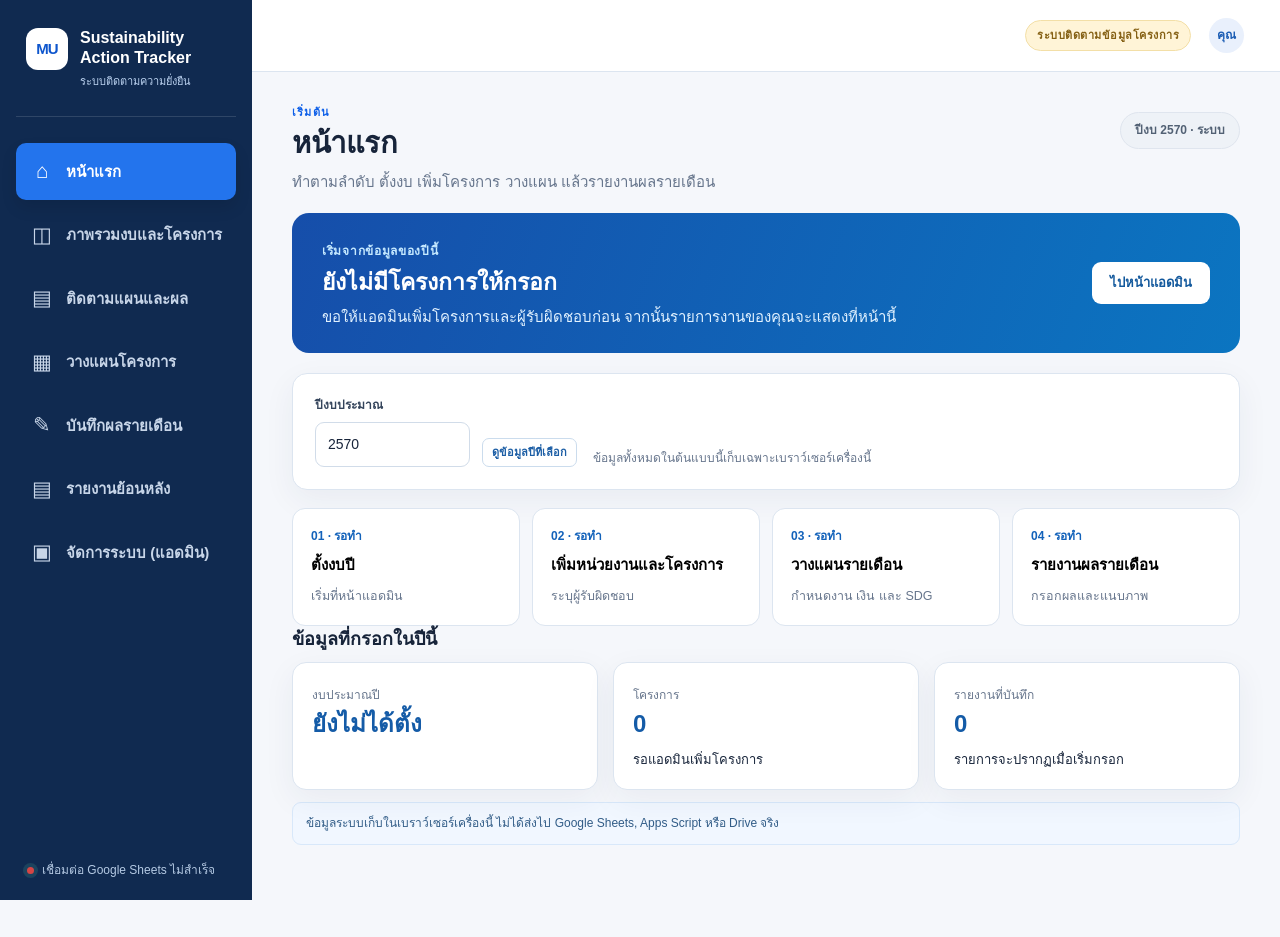
<file: index.html>
<!doctype html>
<html lang="th">
<head>
  <meta charset="utf-8">
  <meta name="viewport" content="width=device-width, initial-scale=1">
  <title>Mahidol Sustainability Action Tracker</title>
  <link rel="stylesheet" href="styles.css">
  <link rel="stylesheet" href="starter.css?v=monthly-report-layout-3">
</head>
<body>
  <div class="app-shell">
    <aside class="sidebar" aria-label="เมนูหลัก">
      <div class="brand"><span class="brand-mark">MU</span><div><strong>Sustainability<br>Action Tracker</strong><small>ระบบติดตามความยั่งยืน</small></div></div>
      <nav class="side-nav">
        <button class="nav-item active" data-page="home"><span class="nav-icon">⌂</span> หน้าแรก</button>
        <button class="nav-item" data-page="dashboard"><span class="nav-icon">◫</span> ภาพรวมงบและโครงการ</button>
        <button class="nav-item" data-page="review"><span class="nav-icon">▤</span> ติดตามแผนและผล</button>
        <button class="nav-item" data-page="plan"><span class="nav-icon">▦</span> วางแผนโครงการ</button>
        <button class="nav-item" data-page="report"><span class="nav-icon">✎</span> บันทึกผลรายเดือน</button>
        <button class="nav-item" data-page="archive"><span class="nav-icon">▤</span> รายงานย้อนหลัง</button>
        <button class="nav-item" data-page="admin"><span class="nav-icon">▣</span> จัดการระบบ (แอดมิน)</button>
      </nav>
      <div class="sidebar-foot" id="connection-status"><span class="pulse-dot"></span> กำลังเชื่อมต่อ Google Sheets…</div>
    </aside>
    <main class="main-area">
      <header class="topbar"><div class="mobile-brand">MU <span>Sustainability Action Tracker</span></div><div class="topbar-right"><span class="prototype-pill">ระบบติดตามข้อมูลโครงการ</span><span class="avatar" title="ผู้ใช้งาน">คุณ</span></div></header>
      <div id="toast" class="toast" role="status" aria-live="polite"></div>
      <div id="screen" class="starter-screen"></div>
    </main>
  </div>
  <script src="starter.js?v=production-live-20261105-1"></script>
</body>
</html>
</file>
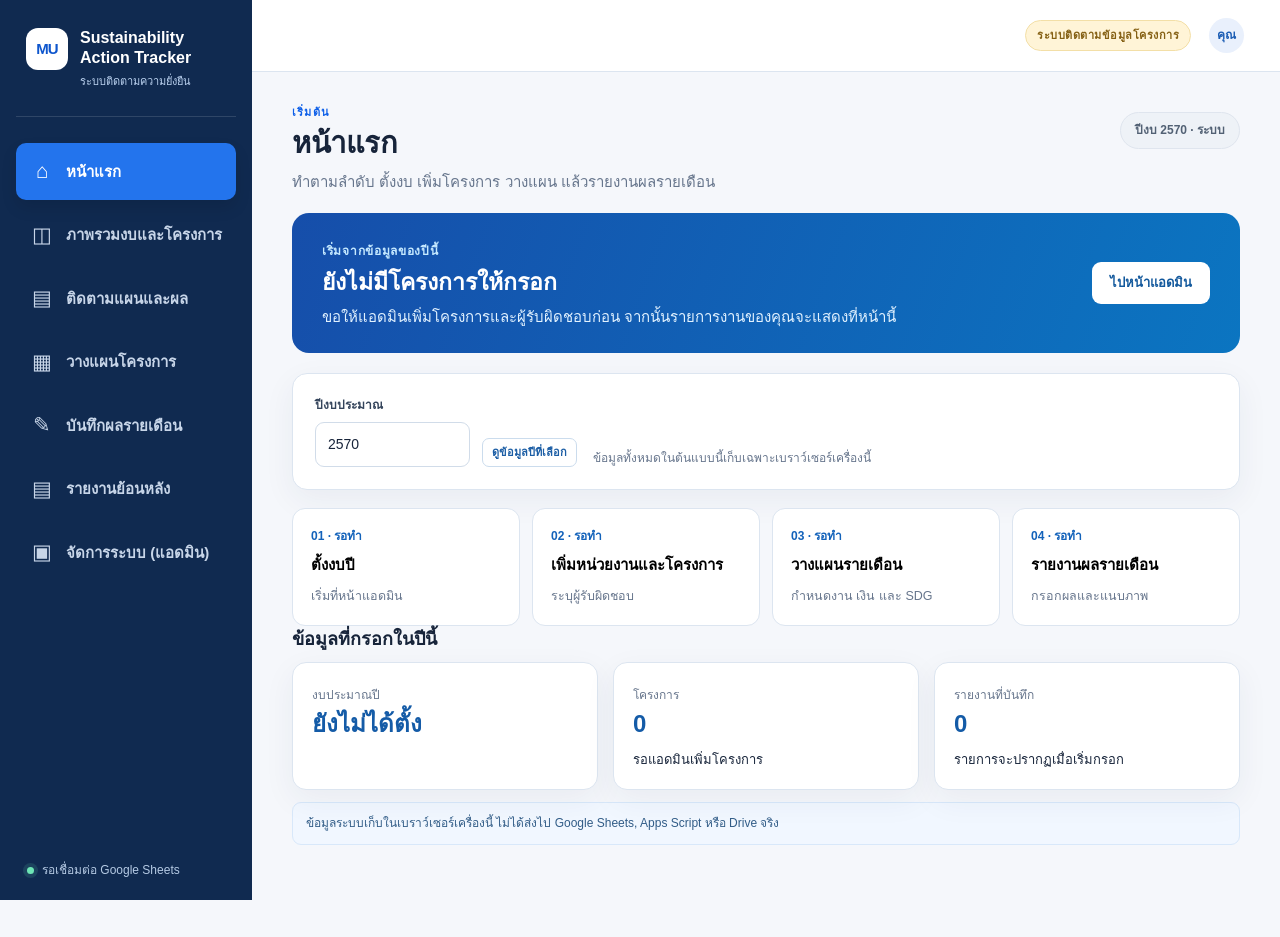
<file: web/index.html>
<!doctype html>
<html lang="th">
<head>
  <meta charset="utf-8">
  <meta name="viewport" content="width=device-width, initial-scale=1">
  <title>Mahidol Sustainability Action Tracker</title>
  <link rel="stylesheet" href="styles.css">
  <link rel="stylesheet" href="starter.css?v=monthly-report-layout-3">
</head>
<body>
  <div class="app-shell">
    <aside class="sidebar" aria-label="เมนูหลัก">
      <div class="brand"><span class="brand-mark">MU</span><div><strong>Sustainability<br>Action Tracker</strong><small>ระบบติดตามความยั่งยืน</small></div></div>
      <nav class="side-nav">
        <button class="nav-item active" data-page="home"><span class="nav-icon">⌂</span> หน้าแรก</button>
        <button class="nav-item" data-page="dashboard"><span class="nav-icon">◫</span> ภาพรวมงบและโครงการ</button>
        <button class="nav-item" data-page="review"><span class="nav-icon">▤</span> ติดตามแผนและผล</button>
        <button class="nav-item" data-page="plan"><span class="nav-icon">▦</span> วางแผนโครงการ</button>
        <button class="nav-item" data-page="report"><span class="nav-icon">✎</span> บันทึกผลรายเดือน</button>
        <button class="nav-item" data-page="archive"><span class="nav-icon">▤</span> รายงานย้อนหลัง</button>
        <button class="nav-item" data-page="admin"><span class="nav-icon">▣</span> จัดการระบบ (แอดมิน)</button>
      </nav>
      <div class="sidebar-foot"><span class="pulse-dot"></span> รอเชื่อมต่อ Google Sheets</div>
    </aside>
    <main class="main-area">
      <header class="topbar"><div class="mobile-brand">MU <span>Sustainability Action Tracker</span></div><div class="topbar-right"><span class="prototype-pill">ระบบติดตามข้อมูลโครงการ</span><span class="avatar" title="ผู้ใช้งาน">คุณ</span></div></header>
      <div id="toast" class="toast" role="status" aria-live="polite"></div>
      <div id="screen" class="starter-screen"></div>
    </main>
  </div>
  <script src="starter.js?v=production-empty-1"></script>
</body>
</html>
</file>
<file: styles.css>
:root{--blue:#0d5fe8;--blue-dark:#123b79;--blue-light:#edf5ff;--ink:#17243a;--muted:#66758c;--line:#dce5f0;--bg:#f5f7fb;--white:#fff;--green:#14805d;--amber:#a76600;--red:#c63f49;--shadow:0 10px 32px rgba(27,50,86,.06)}
*{box-sizing:border-box}html{scroll-behavior:smooth}body{margin:0;background:var(--bg);color:var(--ink);font-family:"Leelawadee UI","Sarabun",Tahoma,Arial,sans-serif;font-size:15px;line-height:1.55}button,input,select,textarea{font:inherit}button{cursor:pointer}button:disabled{cursor:not-allowed;opacity:.5}input,select,textarea{outline:none}input:focus,select:focus,textarea:focus{border-color:#6fa5ff!important;box-shadow:0 0 0 3px rgba(13,95,232,.12)}.app-shell{display:flex;min-height:100vh}.sidebar{width:252px;flex:0 0 252px;background:#102a50;color:#fff;padding:28px 16px 20px;display:flex;flex-direction:column;position:sticky;top:0;height:100vh}.brand{display:flex;gap:12px;align-items:flex-start;padding:0 10px 26px;border-bottom:1px solid rgba(255,255,255,.13)}.brand-mark{display:grid;place-items:center;width:42px;height:42px;border-radius:12px;background:#fff;color:#0e56cd;font-weight:800;letter-spacing:-1px}.brand strong{display:block;line-height:1.22;font-size:16px}.brand small{display:block;font-size:11px;color:#b9d0ee;margin-top:6px}.side-nav{display:grid;gap:7px;margin-top:26px}.nav-item{border:0;background:transparent;color:#c7d5e8;padding:12px 14px;text-align:left;border-radius:10px;font-weight:600;display:flex;align-items:center;gap:12px}.nav-item:hover{background:rgba(255,255,255,.08);color:#fff}.nav-item.active{background:#2374ed;color:#fff;box-shadow:0 8px 16px rgba(0,0,0,.1)}.nav-icon{width:24px;text-align:center;font-size:21px;font-weight:400}.sidebar-foot{margin-top:auto;color:#b5cae4;font-size:12px;padding:16px 11px 0;display:flex;align-items:center;gap:8px}.pulse-dot{width:7px;height:7px;border-radius:50%;background:#6de5b5;box-shadow:0 0 0 4px rgba(109,229,181,.13)}.main-area{flex:1;min-width:0}.topbar{height:72px;background:#fff;border-bottom:1px solid var(--line);display:flex;align-items:center;justify-content:flex-end;padding:0 36px}.topbar-right{display:flex;align-items:center;gap:18px}.prototype-pill{font-size:11px;font-weight:800;letter-spacing:.5px;color:#856014;background:#fff4d7;border:1px solid #f3dfa7;padding:6px 11px;border-radius:100px}.avatar{display:grid;place-items:center;width:35px;height:35px;border-radius:50%;background:#e9f0fc;color:#1b5db4;font-size:12px;font-weight:800}.mobile-brand{display:none}.view{display:none;max-width:1450px;margin:auto;padding:32px 40px 80px}.view.active{display:block}.page-head{display:flex;justify-content:space-between;align-items:flex-start;gap:20px;margin-bottom:24px}.eyebrow{margin:0 0 4px;text-transform:uppercase;letter-spacing:1.2px;color:var(--blue);font-size:11px;font-weight:800}.page-head h1{font-size:29px;line-height:1.3;margin:0 0 7px;letter-spacing:-.5px}.muted{color:var(--muted);margin:0}.deadline-chip,.status-pill,.readonly-pill{display:inline-flex;white-space:nowrap;align-items:center;border-radius:100px;padding:8px 14px;font-size:12px;font-weight:700;border:1px solid #d9e7ff;background:#edf5ff;color:#1f61b7;margin-top:8px}.status-pill.dirty{background:#fff5e6;border-color:#f1daa8;color:#926000}.status-pill.saved{background:#eaf8f1;border-color:#bfe7d0;color:var(--green)}.readonly-pill{background:#eef2f7;border-color:#dfe5ee;color:#526174}.hero-panel{border-radius:18px;background:linear-gradient(115deg,#164eaa,#0a71cb 62%,#0788bb);color:#fff;display:flex;align-items:center;justify-content:space-between;gap:20px;padding:29px 34px;min-height:154px;box-shadow:0 16px 30px rgba(17,87,167,.16)}.hero-panel h2{margin:7px 0;font-size:23px}.hero-panel p{margin:0;color:#d9edff}.kicker{font-size:12px;letter-spacing:.7px;font-weight:700;color:#c5e9ff}.hero-stat{background:rgba(255,255,255,.14);padding:14px 22px;border:1px solid rgba(255,255,255,.2);border-radius:14px;text-align:center;min-width:138px}.hero-stat strong{display:block;font-size:31px;line-height:1.2}.hero-stat span{font-size:11px;color:#e0f1ff}.section-title{font-size:19px;margin:32px 0 16px}.action-grid{display:grid;grid-template-columns:repeat(4,minmax(0,1fr));gap:14px}.action-card{text-align:left;border:1px solid var(--line);border-radius:15px;background:#fff;padding:20px;display:flex;flex-direction:column;min-height:192px;box-shadow:var(--shadow);transition:transform .18s,border-color .18s}.action-card:hover{transform:translateY(-3px);border-color:#88b4fa}.action-card.primary{border:2px solid #3981ed;padding:19px;background:linear-gradient(180deg,#f5faff,#fff)}.action-num{width:30px;height:30px;display:grid;place-items:center;border-radius:9px;background:#e8f0fc;color:var(--blue);font-size:12px;font-weight:800;margin-bottom:14px}.action-card strong{font-size:17px;margin-bottom:6px}.action-card>span:nth-of-type(2){font-size:13px;color:var(--muted);line-height:1.5}.action-card b{font-size:12px;color:var(--blue);margin-top:auto;padding-top:16px}.info-strip{display:flex;align-items:center;gap:15px;background:#eaf2ff;border:1px solid #d1e2fa;color:#2f567f;border-radius:12px;padding:15px 18px;margin-top:24px;font-size:13px}.info-strip strong{color:#1e4e89;white-space:nowrap}.info-strip .btn{margin-left:auto;white-space:nowrap}.card{background:var(--white);border:1px solid var(--line);border-radius:15px;box-shadow:var(--shadow);padding:22px;margin-bottom:20px}.selector-card{padding:20px 22px}.form-grid{display:grid;gap:16px}.form-grid.four{grid-template-columns:2.4fr 1fr 1fr 1fr}.form-grid.three{grid-template-columns:2.4fr 1fr 1.3fr}.form-grid.two{grid-template-columns:1.25fr 2fr}label{display:block;color:#34445b;font-size:12px;font-weight:700}label>input,label>select,label>textarea{display:block;width:100%;margin-top:7px;border:1px solid #d1dce9;border-radius:9px;background:#fff;color:var(--ink);padding:11px 12px;font-size:14px;font-weight:500}input[readonly]{background:#f4f6f9;color:#5d6c7e}textarea{resize:vertical;min-height:95px}.selector-hint{color:#718197;font-size:12px;margin-top:14px}.section-heading{display:flex;justify-content:space-between;align-items:center;gap:20px;margin:30px 0 14px}.section-heading>div{display:flex;align-items:center;gap:13px}.section-count{width:34px;height:34px;display:grid;place-items:center;border-radius:11px;background:#e7f0ff;color:var(--blue);font-weight:800}.section-heading h2{margin:0;font-size:18px}.section-heading p{margin:2px 0 0;color:var(--muted);font-size:12px}.legend-money{background:#e7f3ff;border:1px solid #cce4fb;border-radius:7px;color:#2861a1;padding:6px 9px;font-size:11px;font-weight:700;white-space:nowrap}.table-card{padding:0;overflow:hidden}.table-scroll{overflow:auto;max-width:100%}table{border-collapse:separate;border-spacing:0;width:100%;min-width:920px}th,td{border-bottom:1px solid #e4eaf2;border-right:1px solid #edf1f6;padding:13px 12px;text-align:center}th:last-child,td:last-child{border-right:0}thead th{position:sticky;top:0;z-index:2;background:#edf3fa;color:#354960;white-space:nowrap;font-size:12px;font-weight:800}.plan-table th:first-child,.review-table th:first-child{position:sticky;left:0;z-index:3;min-width:130px;text-align:left}.plan-table tbody th,.review-table tbody th{background:#fff;color:#3f5067;font-size:13px}.plan-table tbody tr:nth-child(even) th,.review-table tbody tr:nth-child(even) th{background:#f9fbfd}.plan-table thead th:first-child,.review-table thead th:first-child{z-index:4}.plan-table tfoot th{position:sticky;left:0;z-index:3;background:#edf3fa}.plan-table tbody tr:nth-child(even) td,.review-table tbody tr:nth-child(even) td{background:#fbfcfe}.plan-table .money-col,.plan-table tbody tr:nth-child(even) .money-col{background:#eaf5ff}.plan-table thead .money-col,.plan-table tfoot .money-col{background:#d8ebff}.plan-table input{width:82px;max-width:100%;border:1px solid #d2ddea;border-radius:8px;padding:8px 5px;text-align:center;color:#1c3d65;background:#fff}.plan-table input.plan-money{width:112px;background:#f8fcff}.plan-table tfoot td,.plan-table tfoot th{font-weight:800;color:#145eb8;background:#edf3fa}.table-note{margin:0;padding:10px 18px;color:#7a8a9e;font-size:11px}.expense-plan-list{display:grid;gap:12px}.expense-plan-row{display:grid;grid-template-columns:2fr 1.2fr 1fr;gap:14px}.budget-summary{display:flex;justify-content:flex-end;gap:26px;border-top:1px solid var(--line);margin-top:18px;padding-top:15px;color:var(--muted);font-size:12px}.budget-summary strong{color:var(--ink);font-size:14px;margin-left:5px}.bottom-action{position:sticky;bottom:0;background:rgba(245,247,251,.95);backdrop-filter:blur(10px);border-top:1px solid var(--line);margin:30px -40px -80px;padding:15px 40px;display:flex;align-items:center;justify-content:space-between;z-index:5}.check-text{color:var(--muted);font-size:12px}.btn{border:1px solid transparent;border-radius:9px;padding:10px 17px;font-size:13px;font-weight:800;white-space:nowrap}.primary-btn{background:var(--blue);color:#fff;box-shadow:0 5px 12px rgba(13,95,232,.18)}.primary-btn:hover{background:#0b54ce}.quiet-btn{background:#fff;border-color:#d2deeb;color:#315273}.quiet-btn:hover{background:#f5f9ff}.report-layout{display:grid;grid-template-columns:218px minmax(0,1fr);gap:18px}.steps-nav{align-self:start;background:#fff;border:1px solid var(--line);border-radius:14px;padding:10px;box-shadow:var(--shadow);position:sticky;top:90px}.step-btn{border:0;background:transparent;text-align:left;width:100%;display:flex;gap:11px;align-items:center;border-radius:9px;padding:12px;color:#596b82}.step-btn:hover{background:#f4f8fc}.step-btn.active{background:#eaf3ff;color:#1459b2}.step-btn>span{width:26px;height:26px;display:grid;place-items:center;flex:0 0 26px;background:#e3eaf2;border-radius:50%;font-size:12px;font-weight:800}.step-btn.active>span{background:var(--blue);color:#fff}.step-btn strong{display:block;font-size:12px}.step-btn small{font-size:10px;color:#8290a0}.step-panel{background:#fff;border:1px solid var(--line);border-radius:15px;box-shadow:var(--shadow);padding:28px;min-height:580px}.report-step{display:none}.report-step.active{display:block}.panel-head{border-bottom:1px solid #e5ebf3;padding-bottom:17px;margin-bottom:21px}.step-label{display:block;color:var(--blue);font-size:11px;font-weight:800;margin-bottom:5px}.panel-head h2{margin:0 0 5px;font-size:22px}.panel-head p{color:var(--muted);font-size:13px;margin:0}.progress-grid{display:grid;grid-template-columns:repeat(2,minmax(0,1fr));gap:14px}.progress-card{border:1px solid #e0e8f2;border-radius:11px;padding:16px}.progress-card>div:first-child{display:flex;align-items:center;justify-content:space-between;gap:9px}.progress-card strong{font-size:13px}.progress-card p{margin:9px 0;color:var(--muted);font-size:11px}.progress-card small{display:block;color:#728399;margin-top:7px;font-size:10px}.progress-card>input,.input-with-unit input{width:100%;max-width:130px;border:1px solid #d2ddea;border-radius:8px;padding:9px 10px}.progress-card>input:disabled{background:#f4f6f9;color:#8b9aaa}.input-with-unit{display:flex;align-items:center;gap:8px}.input-with-unit span{font-size:11px;color:var(--muted)}.done-tag,.plan-tag{border-radius:100px;font-size:10px;font-weight:800;padding:4px 7px;white-space:nowrap}.done-tag{background:#e6f6ec;color:#14805d}.plan-tag{background:#eaf3ff;color:#2366b2}.inline-status{background:#fff5e5;border:1px solid #f4dea9;color:#925b00;border-radius:10px;padding:12px 14px;font-size:12px;font-weight:700;margin-top:16px}.inline-status.ontrack{background:#eaf8f0;border-color:#bfe7d0;color:#14754f}.step-actions{display:flex;justify-content:flex-end;gap:10px;margin-top:22px}.definition-row{display:grid;grid-template-columns:repeat(3,minmax(0,1fr));gap:10px;margin-bottom:18px}.definition-row span{font-size:11px;color:#52647c;background:#f3f7fc;border:1px solid #e0e9f5;border-radius:9px;padding:11px}.definition-row b{display:block;color:#1e4e88;margin-bottom:3px}.expense-entry{border:1px solid #dce6f2;border-radius:11px;padding:17px;margin-bottom:14px}.entry-title{display:flex;align-items:center;justify-content:space-between;gap:12px;border-bottom:1px solid #edf1f6;padding-bottom:10px;margin-bottom:13px}.entry-title h3{font-size:14px;margin:3px 0 0}.entry-title>span{font-size:11px;color:#667992;white-space:nowrap}.entry-code{font-size:10px;color:var(--blue);font-weight:800}.entry-controls{display:grid;grid-template-columns:1fr 1.3fr 1fr;align-items:center;gap:14px}.entry-controls label>input[type=number]{max-width:160px}.check-line{display:flex;align-items:center;flex-wrap:wrap;gap:5px;font-size:12px}.check-line input{accent-color:var(--blue);width:16px;height:16px}.check-line small{flex-basis:100%;color:#75879a;margin-left:21px;font-size:10px;font-weight:400}.file-button{border:1px dashed #9ec1f0;border-radius:9px;padding:10px;background:#f5faff;color:#145eb8;text-align:center;font-size:11px;cursor:pointer}.file-button input{display:none}.evidence-name{font-size:10px;color:#8592a4;margin-top:7px}.money-totals{display:flex;justify-content:space-between;gap:15px;background:#f2f7fd;border-radius:10px;padding:15px 17px;font-size:12px;color:#5a6c84}.money-totals strong{display:block;color:#1458af;font-size:18px;margin-top:3px}.form-stack{display:grid;gap:17px}.form-stack em{font-style:normal;color:var(--red);font-size:11px}.upload-zone{border:1.5px dashed #9dbfe9;border-radius:11px;padding:18px 20px;background:#f8fbff;color:#175da9;cursor:pointer}.upload-zone span{display:block;font-size:11px;font-weight:400;color:#7c8a9c;margin-top:3px}.upload-zone input{display:block;font-size:11px;margin-top:12px}.files-columns{display:grid;grid-template-columns:1fr 1fr;gap:13px;margin-top:17px}.file-box{border:1px solid var(--line);border-radius:10px;overflow:hidden}.file-box h3{font-size:12px;margin:0;padding:11px 13px;background:#f5f8fc;display:flex;justify-content:space-between}.file-box h3 span{color:var(--blue)}.file-box ul{list-style:none;margin:0;padding:4px 12px}.file-box li{display:flex;align-items:center;justify-content:space-between;gap:6px;padding:10px 0;border-bottom:1px solid #edf1f5;color:#677a91;font-size:11px}.file-box li:last-child{border:0}.file-box li span{min-width:0;overflow-wrap:anywhere}.file-box li small{display:block;color:#95a2b1;font-size:10px}.file-box li>div{white-space:nowrap}.text-btn{border:0;background:none;color:var(--blue);font-size:10px;padding:4px}.text-btn.danger{color:var(--red)}.history{border:1px solid var(--line);border-radius:10px;margin-top:15px}.history summary{list-style:none;cursor:pointer;padding:12px 14px;font-size:12px;font-weight:800}.history summary::-webkit-details-marker{display:none}.history summary span{float:right;color:var(--blue);font-weight:600}.history-row{display:flex;justify-content:space-between;gap:12px;padding:10px 14px;border-top:1px solid #edf1f6;font-size:11px}.history-row span{color:var(--muted)}.review-summary{display:grid;grid-template-columns:1.3fr 1fr;gap:10px}.review-summary>div{border:1px solid var(--line);border-radius:9px;padding:13px}.review-summary span{display:block;color:var(--muted);font-size:10px}.review-summary strong{font-size:13px}.validation-box{border:1px solid #d1e7d7;color:#177151;background:#eefaf2;border-radius:9px;padding:13px;font-size:12px;margin-top:17px}.validation-box.error{background:#fff1f0;border-color:#f0c5c2;color:#ba3b42}.mini-kpis{display:grid;grid-template-columns:repeat(3,1fr);gap:14px;margin-bottom:16px}.mini-kpis>div{background:#fff;border:1px solid var(--line);border-radius:11px;padding:17px 18px;box-shadow:var(--shadow)}.mini-kpis span{display:block;color:var(--muted);font-size:11px}.mini-kpis strong{font-size:23px;color:#164c91}.review-table th,.review-table td{font-size:12px}.green-badge,.amber-badge{border-radius:100px;padding:5px 8px;font-size:10px;font-weight:800;white-space:nowrap}.green-badge{background:#e8f7ed;color:#14764d}.amber-badge{background:#fff2d7;color:#9c6900}.toast{position:fixed;right:22px;bottom:22px;z-index:50;max-width:360px;background:#173a6c;color:#fff;padding:13px 17px;border-radius:10px;box-shadow:0 14px 30px rgba(0,0,0,.2);font-size:12px;opacity:0;transform:translateY(12px);pointer-events:none;transition:.22s}.toast.show{opacity:1;transform:translateY(0)}
@media(max-width:1150px){.action-grid{grid-template-columns:repeat(2,1fr)}.form-grid.four{grid-template-columns:repeat(2,1fr)}.definition-row{grid-template-columns:1fr}.entry-controls{grid-template-columns:repeat(2,1fr)}}
@media(max-width:800px){.app-shell{display:block}.sidebar{position:static;width:auto;height:auto;padding:12px;display:block}.brand,.sidebar-foot{display:none}.side-nav{display:flex;overflow:auto;margin:0;gap:4px}.nav-item{flex:0 0 auto;padding:9px 10px;font-size:11px}.nav-icon{display:none}.topbar{height:54px;padding:0 16px;justify-content:space-between}.mobile-brand{display:block;font-weight:900;color:var(--blue);font-size:14px}.mobile-brand span{font-size:10px;color:#49617d}.prototype-pill{font-size:9px;padding:4px 7px}.avatar{display:none}.view{padding:23px 17px 60px}.page-head{display:block}.page-head h1{font-size:24px}.deadline-chip,.status-pill,.readonly-pill{margin-top:12px}.hero-panel{padding:23px;display:block}.hero-stat{display:inline-block;margin-top:15px}.form-grid.four,.form-grid.three,.form-grid.two{grid-template-columns:1fr 1fr}.report-layout{display:block}.steps-nav{position:static;display:flex;overflow:auto;gap:4px;margin-bottom:12px}.step-btn{min-width:138px}.step-btn small{display:none}.step-panel{padding:19px}.bottom-action{margin:26px -17px -60px;padding:12px 17px}.files-columns{grid-template-columns:1fr}.mini-kpis{grid-template-columns:1fr 1fr}}
@media(max-width:540px){.action-grid,.progress-grid,.form-grid.four,.form-grid.three,.form-grid.two,.expense-plan-row,.entry-controls,.review-summary{grid-template-columns:1fr}.action-card{min-height:155px}.info-strip,.money-totals,.budget-summary,.entry-title{display:block}.info-strip>*+*,.money-totals>*+*,.budget-summary>*+*{display:block;margin-top:8px}.entry-title>span{display:block;margin-top:8px}.section-heading{align-items:flex-start}.legend-money{white-space:normal}.step-actions{flex-wrap:wrap}.step-actions .btn{flex:1}.mini-kpis{grid-template-columns:1fr}.prototype-pill{max-width:180px;white-space:normal}.topbar-right{gap:0}}
@media(min-width:801px) and (max-width:1200px){.app-shell{display:block}.sidebar{position:static;width:auto;height:auto;padding:11px 20px;display:block}.brand,.sidebar-foot{display:none}.side-nav{display:flex;overflow:auto;margin:0;gap:5px}.nav-item{flex:0 0 auto;padding:9px 13px;font-size:12px}.nav-icon{display:none}.view{padding:28px 26px 65px}.report-layout{display:block}.steps-nav{position:static;display:flex;overflow:auto;gap:4px;margin-bottom:12px}.step-btn{min-width:150px}.step-btn small{display:none}.bottom-action{margin:30px -26px -65px;padding:15px 26px}}
.exec-shortcut{display:flex;align-items:center;gap:14px;width:100%;margin:16px 0 0;padding:16px 19px;text-align:left;border:1px solid #c5ddf8;border-radius:12px;background:#edf6ff;color:#29547e}.exec-shortcut strong{color:#155bb0;white-space:nowrap}.exec-shortcut span{font-size:12px}.exec-shortcut b{font-size:12px;color:#0d5fe8;margin-left:auto;white-space:nowrap}.exec-filter{margin-bottom:15px}.freshness{font-size:11px;color:#677a91;margin:13px 0 0}.freshness strong{color:#194d86}.exec-message{display:flex;justify-content:space-between;gap:18px;align-items:center;border:1px solid #bcdaf8;border-radius:15px;padding:20px 23px;margin-bottom:15px;background:linear-gradient(115deg,#edf6ff,#fff);box-shadow:var(--shadow)}.exec-message-label{color:#125cb4;font-size:10px;font-weight:900;letter-spacing:.5px}.exec-message h2{font-size:18px;margin:3px 0 4px}.exec-message p{margin:0;color:#5d7188;font-size:12px}.exec-message-count{border-radius:100px;background:#fff1da;border:1px solid #f2d6a3;color:#a16600;padding:8px 11px;white-space:nowrap;font-size:11px;font-weight:800}.exec-kpis{display:grid;grid-template-columns:repeat(4,minmax(0,1fr));gap:12px;margin-bottom:15px}.exec-kpi{background:#fff;border:1px solid var(--line);border-radius:13px;padding:18px;box-shadow:var(--shadow)}.exec-kpi span{display:block;font-size:11px;color:#60758c;font-weight:700}.exec-kpi strong{display:block;font-size:24px;line-height:1.25;margin:8px 0;color:#153c71}.exec-kpi small{font-size:10px;color:#6b7f94}.exec-grid{display:grid;grid-template-columns:1.35fr 1fr;gap:15px}.exec-grid.middle{grid-template-columns:1.35fr 1fr}.exec-card{min-width:0;padding:21px;margin-bottom:15px}.card-title-row{display:flex;justify-content:space-between;align-items:flex-start;gap:10px;margin-bottom:14px}.card-title-row h2{font-size:16px;margin:0 0 3px}.card-title-row p{font-size:11px;color:#748398;margin:0}.priority-chip{font-size:10px;border-radius:100px;background:#fff0dd;color:#a86705;padding:5px 8px;white-space:nowrap;font-weight:800}.exec-actions{display:grid;gap:9px}.action-row{display:grid;grid-template-columns:10px 1fr auto;align-items:start;gap:11px;padding:10px 0;border-bottom:1px solid #edf1f5}.action-row:last-child{border:0}.action-severity{width:8px;height:8px;border-radius:50%;background:#df7052;margin-top:6px}.action-severity.amber{background:#e5ae3c}.action-row strong{display:block;font-size:12px}.action-row p{font-size:11px;color:#6a7d93;margin:2px 0}.action-row small{font-size:10px;color:#8b9bad}.action-row button{border:1px solid #cddff4;background:#f5faff;color:#1d63ad;border-radius:7px;padding:6px 9px;font-size:10px;font-weight:800}.yoy-highlight{background:#eff6ff;border:1px solid #d7e8fb;padding:15px;border-radius:10px;margin-bottom:14px}.yoy-highlight span,.yoy-highlight small{display:block;color:#6a7d93;font-size:10px}.yoy-highlight strong{display:block;color:#184e91;font-size:19px;margin:3px 0}.budget-bars{display:grid;gap:10px}.budget-bar-line{display:grid;grid-template-columns:1fr auto;gap:3px 8px;align-items:center}.budget-bar-line>span{font-size:11px;color:#485f78}.budget-bar-line>b{font-size:10px;color:#315b87}.budget-bar-line>div{grid-column:1/-1;height:6px;background:#edf1f7;border-radius:100px;overflow:hidden}.budget-bar-line>div i{display:block;height:100%;background:#3482df;border-radius:100px}.exec-chart{height:245px;min-width:0}.exec-chart svg{width:100%;height:100%;display:block}.chart-asof{color:#526d8c;background:#f2f6fb;padding:5px 8px;border-radius:7px;font-size:10px;white-space:nowrap}.chart-legend{display:flex;gap:15px;flex-wrap:wrap;font-size:10px;color:#5b7088;margin:7px 0 0}.chart-legend span{display:flex;align-items:center;gap:5px}.chart-legend .line{display:inline-block;width:18px;height:3px;border-radius:3px}.chart-legend .baseline{background:#2c74da}.chart-legend .actual{background:#15956e}.chart-legend .forecast{background:#e3a539}.status-flag{font-size:10px;border-radius:100px;padding:5px 9px;background:#fff2db;color:#a66300;font-weight:800;white-space:nowrap}.status-flag.good{background:#e8f7ef;color:#16754f}.status-flag.alert{background:#ffebed;color:#b44450}.timeline-compare{display:grid;grid-template-columns:1fr 1fr;gap:8px}.timeline-compare>div{background:#f6f9fc;border:1px solid #e4ebf2;border-radius:8px;padding:9px}.timeline-compare span{font-size:10px;color:#6c7f94;display:block}.timeline-compare strong{font-size:12px;color:#244463}.exec-project-note{font-size:11px;color:#40576e;margin:13px 0}.decision-box{border-left:3px solid #e1a742;background:#fff8eb;padding:11px 13px;border-radius:0 8px 8px 0}.decision-box strong{font-size:11px;color:#97630d}.decision-box p{font-size:11px;margin:3px 0;color:#5e6170}.decision-box small{font-size:10px;color:#8b806f}.peer-table{min-width:950px}.peer-table thead th{text-align:left}.peer-table tbody td,.peer-table tbody th{text-align:left;font-size:11px}.peer-table tbody tr{cursor:pointer}.peer-table tbody tr:hover td,.peer-table tbody tr:hover th{background:#eef6ff}.peer-table tbody tr.selected td,.peer-table tbody tr.selected th{background:#eaf3ff}.peer-table .negative{color:#bd4550;font-weight:800}.peer-table .positive{color:#128260;font-weight:800}.peer-status{font-size:10px;font-weight:800;border-radius:100px;padding:4px 7px;white-space:nowrap}.peer-status.delayed{background:#ffebec;color:#ba4350}.peer-status.ahead{background:#e9f7ef;color:#197c57}.peer-status.ontrack{background:#eaf3ff;color:#1c61af}.table-tip{font-size:10px;color:#72869d;white-space:nowrap}.exec-process{border:1px solid #dbe6f3;border-radius:13px;padding:17px 20px;background:#fff}.exec-process h2{font-size:15px;margin:0 0 12px}.exec-process>div{display:grid;grid-template-columns:repeat(4,1fr);gap:8px}.exec-process>div span{background:#f2f7fd;color:#285985;border-radius:8px;padding:10px;font-size:11px;font-weight:800}.exec-process p{font-size:11px;color:#6e8092;margin:12px 0 0}.schedule-baseline{border:1px solid #dbe8f6;border-radius:10px;background:#f4f9ff;padding:12px 14px;margin-bottom:16px;display:flex;gap:18px;align-items:center;flex-wrap:wrap}.schedule-baseline span{font-size:11px;color:#5c7190}.schedule-baseline strong{color:#164e95}.forecast-box{background:#f7faff;border:1px solid #dce9f9;border-radius:10px;padding:15px}.forecast-box h3{font-size:13px;margin:0 0 3px}.forecast-box p{font-size:11px;color:#71839a;margin:0 0 10px}.forecast-box label{max-width:280px}.forecast-box>small{display:block;color:#a26806;margin-top:9px;font-size:10px}
@media(max-width:1250px){.exec-kpis{grid-template-columns:repeat(2,1fr)}.exec-grid,.exec-grid.middle{grid-template-columns:1fr}.exec-chart{height:270px}}
@media(max-width:650px){.exec-kpis{grid-template-columns:1fr 1fr}.exec-kpi{padding:13px}.exec-kpi strong{font-size:18px}.exec-message{display:block}.exec-message-count{display:inline-block;margin-top:10px}.exec-shortcut{display:block}.exec-shortcut span{display:block;margin:4px 0}.exec-shortcut b{display:block;margin:7px 0 0}.timeline-compare{grid-template-columns:1fr 1fr}.exec-process>div{grid-template-columns:1fr 1fr}.exec-card{padding:16px}}
#view-executive .form-grid.three{grid-template-columns:.7fr 1.25fr 1.7fr}
.peer-status.pending{background:#fff2d9;color:#96630b}
.extension-state{display:inline-block;margin-top:11px;padding:5px 9px;border-radius:7px;background:#fff3df;color:#936309;font-size:11px;font-weight:800}
@media(max-width:800px){#view-executive .form-grid.three{grid-template-columns:1fr 1.5fr}#view-executive .form-grid.three label:last-child{grid-column:1/-1}}
@media(max-width:540px){#view-executive .form-grid.three{grid-template-columns:1fr}}
.peer-status.pending{background:#f0f2f5;color:#69788a}
</file>
<file: starter.css>
.starter-screen{max-width:1450px;margin:auto;padding:32px 40px 80px}
.starter-screen .page-head{margin-bottom:20px}.starter-screen h2{font-size:18px;margin:0 0 8px}.starter-screen h3{font-size:15px;margin:0 0 7px}.starter-screen p{margin-top:0}.starter-screen .card{margin-bottom:18px}
.starter-banner{background:linear-gradient(110deg,#164eaa,#0b75c1);color:#fff;border-radius:17px;padding:25px 30px;margin-bottom:20px;display:flex;justify-content:space-between;align-items:center;gap:18px}.starter-banner h2{font-size:23px;margin:4px 0}.starter-banner p{color:#e2f2ff;margin:0}.starter-banner .btn{background:#fff;color:#12589c}
.starter-grid{display:grid;grid-template-columns:repeat(3,minmax(0,1fr));gap:15px}.starter-card{border:1px solid var(--line);border-radius:14px;padding:19px;background:#fff;box-shadow:var(--shadow)}.starter-card strong{font-size:24px;color:#145ba7;display:block}.starter-card span{color:var(--muted);font-size:12px}.starter-card p{font-size:13px;margin:8px 0 0}
.flow-list{display:grid;grid-template-columns:repeat(4,1fr);gap:12px}.flow-step{padding:18px;border:1px solid var(--line);background:#fff;border-radius:13px;text-align:left}.flow-step b{display:block;color:#1362ba;font-size:12px}.flow-step strong{display:block;margin:7px 0;font-size:15px}.flow-step small{color:var(--muted)}.flow-step.ready{border-color:#b7dfcf;background:#f3fbf7}
.starter-toolbar{display:flex;gap:12px;align-items:end;flex-wrap:wrap}.starter-toolbar label{min-width:155px}.starter-toolbar .btn{margin-bottom:1px}.starter-section-title{display:flex;justify-content:space-between;align-items:center;gap:12px;margin-bottom:14px;flex-wrap:wrap}.starter-section-title p{font-size:12px;color:var(--muted);margin:0}
.admin-brief{display:flex;align-items:center;justify-content:space-between;gap:18px;margin:18px 0 14px;padding:20px 22px;border:1px solid #cbdff5;border-radius:14px;background:linear-gradient(105deg,#edf6ff,#fff)}.admin-brief small{display:block;color:#2866a7;font-weight:800;font-size:11px}.admin-brief h2{margin:5px 0 6px}.admin-brief p{margin:0;color:#405c7b;font-size:13px}.admin-brief-count{flex:none;border-radius:99px;padding:8px 12px;background:#e7f1ff;color:#215d9d;font-size:12px;font-weight:700}.admin-shortcuts{display:flex;gap:8px;flex-wrap:wrap;margin:0 0 18px}.admin-shortcuts button{border:1px solid #cddbec;background:#fff;color:#235b97;border-radius:9px;padding:9px 13px;font-size:12px;font-weight:700;cursor:pointer}.admin-shortcuts button:hover,.admin-shortcuts button:focus-visible{background:#eaf4ff;border-color:#8db9eb}.admin-overview .starter-section-title small{font-size:11px;color:#2866a7;font-weight:800}.admin-overview-grid{display:grid;grid-template-columns:repeat(4,minmax(0,1fr));gap:10px;margin:16px 0}.admin-overview-grid>div{min-width:0;padding:15px;border:1px solid #dce7f2;border-radius:10px;background:#f8fbff}.admin-overview-grid>div.remaining{background:#fff9ec;border-color:#f3dfaa}.admin-overview-grid>div.over-budget{background:#fff0f1;border-color:#f2c6ca}.admin-overview-grid span,.admin-overview-grid small{display:block;color:#657b92;font-size:11px}.admin-overview-grid strong{display:block;color:#1c5f9f;font-size:19px;overflow-wrap:anywhere;margin:7px 0 4px}.admin-overview-grid .remaining strong{color:#a5730f}.admin-overview-grid .over-budget strong{color:#bd3e4c}.admin-budget-meter{height:10px;background:#e9f0f7;border-radius:99px;overflow:hidden}.admin-budget-meter span{display:block;height:100%;background:linear-gradient(90deg,#3196c5,#118a6b);border-radius:inherit;transition:width .2s}.admin-meter-note{color:#647b92;font-size:11px;margin:7px 0 0!important}.starter-screen section[id^="admin-"]{scroll-margin-top:24px}.starter-screen section[id^="admin-"]>.starter-section-title{margin-bottom:0}.starter-screen section[id^="admin-"]:not(.is-collapsed)>.starter-section-title{margin-bottom:14px}.admin-panel-toggle{margin-left:auto;flex:none;border:1px solid #cbdced;background:#f6faff;color:#1c5ea5;border-radius:8px;padding:7px 11px;font-size:11px;font-weight:800;cursor:pointer}.admin-panel-toggle:hover,.admin-panel-toggle:focus-visible{background:#e7f2ff;border-color:#91b8e4}.admin-panel-body[hidden]{display:none!important}
.admin-history-note,.admin-reset-note{font-size:12px;color:#647b92;margin:0 0 10px!important}.admin-history-list{max-height:390px;overflow-y:auto;overscroll-behavior:contain;padding:2px 8px 2px 1px;scrollbar-gutter:stable}.admin-history-list:focus-visible{outline:2px solid #2877d5;outline-offset:3px;border-radius:8px}.admin-history-list .file-item{min-width:0}.admin-history-list .file-item>div{min-width:0}.admin-history-list .file-item strong,.admin-history-list .file-item small{overflow-wrap:anywhere}.admin-history-list .file-item>small{flex:none}.admin-reset-note{color:#9b4d54}
.admin-readiness{padding:20px}.admin-readiness .starter-section-title small{font-size:11px;font-weight:800;color:#2866a7}.admin-checklist{display:grid;grid-template-columns:repeat(3,minmax(0,1fr));gap:9px}.admin-check{display:grid;grid-template-columns:27px minmax(0,1fr) auto;align-items:center;gap:9px;text-align:left;padding:11px;border:1px solid #dce6f1;border-radius:10px;background:#fff;cursor:pointer}.admin-check.is-ready{background:#f2fbf6;border-color:#c6e7d6}.admin-check.is-pending{background:#fffaf0;border-color:#f1e0b8}.admin-check-icon{display:grid;place-items:center;width:24px;height:24px;border-radius:50%;font-weight:900;background:#e9f7f0;color:#16825c}.is-pending .admin-check-icon{background:#fff0cf;color:#a56d00}.admin-check strong,.admin-check small{display:block}.admin-check strong{font-size:12px}.admin-check small{font-size:10px;color:#6a7d92;margin-top:3px}.admin-check-go{font-size:10px;color:#2866a7;font-weight:800}.admin-copy-checks{display:flex;align-items:center;gap:12px;flex-wrap:wrap}.admin-copy-checks label{display:flex;align-items:center;gap:7px}.admin-copy-checks input{width:16px;min-height:auto}.admin-copy-note{font-size:12px;color:#647b92;margin:0 0 10px!important}.admin-document-filter{display:grid;grid-template-columns:2fr 1.2fr 1.2fr 1.2fr auto;align-items:end;gap:10px;margin:15px 0}.admin-document-filter label{font-size:11px}.admin-document-filter input,.admin-document-filter select{width:100%;min-height:39px}.doc-status{display:inline-block;padding:4px 8px;border-radius:99px;font-size:10px;font-weight:800;background:#e9f7f0;color:#16825c}.doc-status.expired{background:#fff0f1;color:#bb3e4a}.doc-status.upcoming{background:#fff6df;color:#986b12}.doc-version-history{margin-top:6px;font-size:10px;color:#315f93}.doc-version-history summary,.audit-change summary{cursor:pointer;font-weight:700}.doc-version-row{display:flex;justify-content:space-between;align-items:center;gap:8px;padding:5px 2px;border-top:1px solid #e6edf5}.audit-change{margin-top:8px;color:#315f93;font-size:11px}.audit-change-grid{display:grid;grid-template-columns:1fr 1fr;gap:7px;margin-top:7px}.audit-change-grid>div{min-width:0;padding:8px;border-radius:7px;background:#f7faff;border:1px solid #e0e8f2}.audit-change-grid pre{max-height:180px;overflow:auto;white-space:pre-wrap;overflow-wrap:anywhere;font:10px/1.5 ui-monospace,SFMono-Regular,Consolas,monospace;color:#415870}.year-closed-tag{display:inline-block;padding:5px 9px;border-radius:7px;background:#fff0f1;border:1px solid #f1c9cc;color:#b43c48;font-size:11px;font-weight:800}.admin-lock-reason{font-size:12px;color:#92464e}.year-lock-banner{display:flex;align-items:center;gap:12px;margin:0 0 16px;padding:12px 15px;border:1px solid #efc9cc;border-radius:10px;background:#fff3f3;color:#98424a;font-size:12px}.year-lock-banner span{flex:1}.year-lock-banner button{border:1px solid #dfb4b9;border-radius:7px;padding:6px 10px;background:#fff;color:#9b3641;font-weight:700}.danger-btn{background:#a83d48!important;color:#fff!important;border:1px solid #a83d48!important}.danger-btn:hover{background:#8f2e39!important}.starter-screen :is(form input,form select,form textarea,form button):disabled{opacity:.55;cursor:not-allowed}
.starter-form-grid{display:grid;grid-template-columns:repeat(3,minmax(0,1fr));gap:13px}.starter-form-grid.two{grid-template-columns:repeat(2,minmax(0,1fr))}.starter-form-grid.four{grid-template-columns:repeat(4,minmax(0,1fr))}.starter-form-grid .wide{grid-column:1/-1}.starter-form-grid label{font-size:12px}.starter-form-grid input,.starter-form-grid select,.starter-form-grid textarea{width:100%;min-height:42px}.starter-actions{display:flex;gap:9px;align-items:center;margin-top:16px;flex-wrap:wrap}.starter-actions .muted{font-size:12px}.soft-note{padding:11px 13px;border-radius:9px;background:#f1f7ff;border:1px solid #d8e8fa;color:#315c87;font-size:12px;margin:12px 0}.soft-note.warn{background:#fff8e8;border-color:#efdca8;color:#896019}.empty-box{padding:29px;text-align:center;border:1px dashed #c9d8e8;background:#fbfdff;border-radius:12px;color:#60738b;font-size:13px}.empty-box strong{display:block;color:#284f78;font-size:15px;margin-bottom:5px}
.starter-form-grid input[data-money]{text-align:right;font-variant-numeric:tabular-nums}.owner-list{grid-column:1/-1;display:grid;gap:9px;margin-top:6px}.owner-list-heading{font-size:13px;font-weight:800;color:#1e416d}.owner-row{display:grid;grid-template-columns:130px minmax(0,1fr) minmax(0,1fr);gap:13px;align-items:end;border:1px solid #dce6f2;background:#f8fbff;border-radius:10px;padding:12px}.owner-role{align-self:center;font-size:13px;font-weight:800;color:#245f9f}.owner-role span{display:block;font-size:10px;color:#8b5560;font-weight:600;margin-top:3px}.current-year-tag{display:inline-block;color:#126b50;background:#e9f7f0;border:1px solid #b8e1cb;border-radius:6px;padding:5px 9px;font-size:11px;font-weight:700;margin-right:4px}
.starter-table{width:100%;min-width:700px}.starter-table th,.starter-table td{font-size:12px;text-align:left;padding:10px}.starter-table td.actions{white-space:nowrap}.mini-btn{background:#fff;color:#1c5ea5;border:1px solid #cbdced;border-radius:7px;padding:5px 9px;font-size:11px;font-weight:700;margin-right:4px}.mini-btn.danger{color:#b83742;border-color:#edc8cb}.mini-btn:hover{background:#f1f7fd}.money-cell{background:#eaf5ff!important;color:#175a9e;font-weight:700}.percent-cell input,.money-cell input{width:100%;min-width:68px;text-align:center;border:1px solid #d2deeb;border-radius:6px;padding:7px 4px}.money-cell input{background:#f8fcff}.period-table{min-width:820px}.period-table th,.period-table td{text-align:center}.period-table td:first-child,.period-table th:first-child{text-align:left;white-space:nowrap}.period-table tfoot td{font-weight:800;background:#eaf2fd;color:#135ba7}
.starter-kpis{display:grid;grid-template-columns:repeat(4,1fr);gap:12px}.starter-kpis>div{background:#fff;border:1px solid var(--line);border-radius:12px;padding:15px 17px}.starter-kpis span,.starter-kpis small{display:block;color:var(--muted);font-size:11px}.starter-kpis strong{display:block;color:#145ba7;font-size:23px;margin:3px 0}.starter-kpis strong.alert{color:#ba454e}
.two-panel{display:grid;grid-template-columns:1.2fr .8fr;gap:18px}.tag-row{display:flex;gap:7px;flex-wrap:wrap}.tag{border:1px solid #c9e2d8;background:#ebf8f1;color:#147657;border-radius:99px;font-size:11px;padding:4px 8px}.status-good{color:#14805d}.status-bad{color:#bd4d52}.status-pending{color:#9b6d20}.starter-chart{width:100%;height:240px;display:block}.chart-key{display:flex;gap:20px;color:#5f7188;font-size:11px}.chart-key i{display:inline-block;width:18px;height:0;border-top:3px solid;margin-right:5px;vertical-align:middle}.chart-key .base{border-color:#3078d7;border-top-style:dashed}.chart-key .actual{border-color:#15956e}.chart-key .forecast{border-color:#e2a535;border-top-style:dashed}
.file-list{display:grid;gap:8px}.file-item{display:flex;align-items:center;justify-content:space-between;gap:12px;padding:10px 12px;border:1px solid #e0e8f2;border-radius:9px}.file-item strong,.file-item small{display:block}.file-item small{font-size:11px;color:#6f8095}.file-item .btn-group{white-space:nowrap}.photo-grid{display:grid;grid-template-columns:repeat(5,minmax(0,1fr));gap:10px}.photo-choice{border:1px solid #dce6f1;border-radius:9px;overflow:hidden;background:#fff}.photo-choice.selected{border:2px solid #2877d5}.photo-choice img{width:100%;height:95px;object-fit:cover;display:block}.photo-choice button{width:100%;border:0;background:#f5f9fe;color:#1b5ea8;font-size:11px;padding:6px}.photo-choice input{width:calc(100% - 12px);margin:6px;border:1px solid #d6e0ec;border-radius:5px;padding:4px;font-size:11px}.report-photo-grid{display:grid;grid-template-columns:1.5fr 1fr 1fr;gap:8px}.report-photo-grid figure{margin:0;border:1px solid #e1e9f2;border-radius:8px;overflow:hidden}.report-photo-grid img{width:100%;height:140px;object-fit:cover;display:block}.report-photo-grid figcaption{padding:5px 8px;font-size:11px}.report-sheet{max-width:1000px;margin:auto;background:#fff;border:1px solid #dbe4ef;box-shadow:var(--shadow);padding:30px 38px}.report-sheet header{border-bottom:2px solid #2365b6;padding-bottom:12px;margin-bottom:18px}.report-sheet h2{font-size:24px;color:#173f79}.report-columns{display:grid;grid-template-columns:1fr 1fr;gap:18px}.report-columns h3{color:#1b568e}.report-sheet footer{border-top:1px solid #e1e9f2;color:#75869a;font-size:10px;margin-top:18px;padding-top:8px}
.dashboard-toolbar{display:grid;grid-template-columns:minmax(130px,180px) auto minmax(180px,240px) 1fr;align-items:end;gap:12px}.dashboard-toolbar label{display:grid;gap:5px;font-size:11px;font-weight:700;color:#456078}.dashboard-toolbar input,.dashboard-toolbar select{width:100%;min-height:40px;border:1px solid var(--line);border-radius:8px;padding:8px 10px;background:#fff;color:var(--ink)}.dashboard-asof{align-self:center;color:var(--muted);font-size:12px}.dashboard-asof strong{color:#145ba7}.dashboard-overview{display:grid;gap:14px}.dashboard-overview .starter-kpis>div{min-width:0}.dashboard-overview .starter-kpis small{line-height:1.6}.dashboard-attention{border-left:4px solid #e4aa36}.dashboard-attention.needs-attention{border-left-color:#dc8b36;background:linear-gradient(110deg,#fffdf8,#fff)}.dashboard-attention .starter-section-title{align-items:flex-start}.dashboard-attention .starter-section-title h2,.dashboard-comparison .starter-section-title h2,.dashboard-charts .starter-section-title h2{margin:2px 0 4px}.dashboard-attention .starter-section-title p:not(.eyebrow),.dashboard-comparison .starter-section-title p:not(.eyebrow),.dashboard-charts .starter-section-title p:not(.eyebrow){margin:0}.dashboard-attention-list{display:grid;gap:7px;margin:12px 0}.dashboard-attention-item{display:grid;grid-template-columns:10px minmax(0,1fr) auto;align-items:center;gap:10px;padding:9px 11px;border:1px solid #f0e4ce;border-radius:8px;background:#fff}.dashboard-attention-item strong,.dashboard-attention-item small{display:block}.dashboard-attention-item strong{font-size:12px}.dashboard-attention-item small{font-size:11px;color:#74634b;margin-top:3px}.attention-dot{width:8px;height:8px;border-radius:50%;background:#d45157}.attention-dot.pending-dot{background:#dda432}.dashboard-comparison{padding-bottom:12px}.dashboard-table{min-width:1080px}.dashboard-table th,.dashboard-table td{vertical-align:middle}.dashboard-table td:first-child{min-width:230px;max-width:320px}.dashboard-table td:first-child strong{display:block;line-height:1.5}.dashboard-table td:not(:first-child){white-space:nowrap}.dashboard-charts{align-items:start}.dashboard-sdg-list{display:grid;gap:0}.dashboard-sdg-row{display:flex;justify-content:space-between;align-items:center;gap:12px;padding:9px 2px;border-bottom:1px solid #e8eef5;font-size:12px}.dashboard-sdg-row span{color:#17634f;font-weight:700;white-space:nowrap}.dashboard-sdg h3{margin:18px 0 8px;font-size:13px}.dashboard-sdg-details{display:grid;gap:7px}.dashboard-sdg-detail{display:grid;gap:3px;padding:9px 10px;border:1px solid #dcebe5;background:#f7fcfa;border-radius:8px;font-size:11px}.dashboard-sdg-detail span{color:var(--muted)}.dashboard-sdg-detail b{color:#17634f}
.dashboard-kpis>div{border-top:3px solid transparent;background:#fff!important}.dashboard-kpis .metric-budget{border-color:#3478d4;background:#f4f8ff!important}.dashboard-kpis .metric-allocation{border-color:#5794d4;background:#f6faff!important}.dashboard-kpis .metric-spent{border-color:#15956e;background:#f2faf6!important}.dashboard-kpis .metric-progress{border-color:#d39b32;background:#fffaf0!important}.dashboard-month-change{display:grid;grid-template-columns:minmax(0,1fr) auto;align-items:center;gap:18px;border-color:#cfe0f5;background:#f5f9ff}.dashboard-month-change h2{margin:3px 0;font-size:16px}.dashboard-month-change p:not(.eyebrow){margin:0;color:#536a82;font-size:12px}.dashboard-change-stats{display:flex;gap:10px}.dashboard-change-stats>div{min-width:142px;padding:10px 12px;border-left:2px solid #8db8e4}.dashboard-change-stats span,.dashboard-change-stats small{display:block;color:#63778c;font-size:10px}.dashboard-change-stats strong{display:block;color:#145ba7;font-size:15px;margin-top:4px}.dashboard-attention{border-top:1px solid #ead6b4;border-bottom:1px solid #ead6b4}.dashboard-attention.needs-attention{background:#fffaf1}.dashboard-attention-item .dashboard-owner{color:#66798d}.dashboard-decision-grid{display:grid;grid-template-columns:1.1fr .9fr;gap:14px}.dashboard-schedule{border-top:3px solid #3478d4;background:#f7faff}.dashboard-finance{border-top:3px solid #149477;background:#f5fbf8}.dashboard-schedule-grid{display:grid;grid-template-columns:repeat(4,minmax(0,1fr));gap:8px;margin:14px 0 10px}.dashboard-schedule-grid>div{padding:10px;border:1px solid #d8e5f4;border-radius:8px;background:#fff}.dashboard-schedule-grid span,.dashboard-schedule-grid strong{display:block}.dashboard-schedule-grid span{font-size:10px;color:#687b90}.dashboard-schedule-grid strong{font-size:12px;color:#174f87;margin-top:4px}.dashboard-schedule-note,.dashboard-finance-summary{margin:8px 0 0;color:#526c82;font-size:12px;line-height:1.6}.dashboard-finance-summary{padding:9px 10px;border-radius:8px;background:#eaf6f1;color:#17634f;font-weight:700}.dashboard-finance-list{display:grid;gap:7px;margin-top:10px}.dashboard-finance-item{display:flex;justify-content:space-between;gap:10px;align-items:start;padding:8px 10px;border:1px solid #dcebe5;border-radius:8px;background:#fff;font-size:11px}.dashboard-finance-item strong{max-width:64%;line-height:1.4}.dashboard-finance-item span{color:#536e64;text-align:right}.dashboard-table-owner{display:block;font-size:10px;color:#718399;margin-top:3px}
@media(max-width:1000px){.starter-grid,.flow-list,.admin-overview-grid{grid-template-columns:repeat(2,1fr)}.starter-form-grid.four{grid-template-columns:repeat(2,1fr)}.photo-grid{grid-template-columns:repeat(3,1fr)}}
@media(max-width:1000px){.admin-checklist{grid-template-columns:repeat(2,minmax(0,1fr))}.admin-document-filter{grid-template-columns:repeat(2,minmax(0,1fr))}}
@media(max-width:700px){.starter-screen{padding:20px 16px 60px}.starter-banner{display:block}.starter-banner .btn{margin-top:13px}.starter-grid,.flow-list,.starter-form-grid,.starter-form-grid.two,.starter-form-grid.four,.starter-kpis,.two-panel,.report-columns,.owner-row,.admin-overview-grid,.admin-checklist,.admin-document-filter,.audit-change-grid{grid-template-columns:1fr}.admin-brief{display:block}.admin-brief-count{display:inline-block;margin-top:12px}.admin-shortcuts button{flex:1 1 calc(33.333% - 8px)}.admin-copy-checks{align-items:flex-start;flex-direction:column}.year-lock-banner{align-items:flex-start;flex-direction:column}.photo-grid{grid-template-columns:repeat(2,1fr)}.report-photo-grid{grid-template-columns:1fr 1fr}.report-photo-grid figure:first-child{grid-column:1/-1}.report-sheet{padding:18px}}
@media print{@page{size:A4 landscape;margin:10mm}body{background:#fff}.sidebar,.topbar,.screen-controls,.starter-screen>.page-head,.toast{display:none!important}.main-area{width:100%}.starter-screen{padding:0;max-width:none}.report-sheet{border:0;box-shadow:none;padding:0;max-width:none}.report-sheet .starter-chart{height:190px}.report-sheet .report-photo-grid img{height:105px}.report-sheet,.report-sheet>section{break-inside:avoid}body:not(.print-report):not(.print-dashboard-report):not(.print-project-monthly-report) #screen{display:none!important}body.print-dashboard-report #screen>:not(.dashboard-report-print-target){display:none!important}body.print-dashboard-report .dashboard-report-print-target>.starter-section-title{display:none!important}body.print-dashboard-report .dashboard-report-print-target{display:block!important;border:0!important;box-shadow:none!important;padding:0!important;background:#fff!important}body.print-dashboard-report .dashboard-report-sheet{display:block!important;border:0!important;box-shadow:none!important;padding:0!important;max-width:none!important}body.print-dashboard-report .dashboard-report-sheet .table-scroll{overflow:visible!important}body.print-dashboard-report .dashboard-report-sheet table{min-width:0!important;width:100%!important}body.print-dashboard-report .dashboard-report-sheet th,body.print-dashboard-report .dashboard-report-sheet td{padding:5px 6px!important;font-size:9px!important}body.print-dashboard-report .dashboard-report-chart svg{height:180px!important;min-height:0!important}body.print-dashboard-report .dashboard-report-sheet>section{break-inside:avoid}body.print-report #screen>:not(.print-target){display:none!important}.print-target{display:block!important}}
@media print{body.print-dashboard-report .dashboard-report-sheet,body.print-dashboard-report .dashboard-report-table{break-inside:auto!important}body.print-dashboard-report .dashboard-report-table thead{display:table-header-group}body.print-dashboard-report .dashboard-report-table tr{break-inside:avoid}}
.admin-followups{border-left:4px solid #2877d5}.admin-followup-list{display:grid;gap:7px}.admin-followup-item{display:grid;grid-template-columns:10px minmax(0,1fr) auto;align-items:center;gap:10px;padding:10px 12px;border:1px solid #e0e8f2;border-radius:9px;background:#fff}.followup-dot{width:9px;height:9px;border-radius:50%;background:#d5a13d}.followup-dot.urgent{background:#c74b54;box-shadow:0 0 0 3px #fbeaec}.admin-followup-copy{min-width:0}.admin-followup-copy strong,.admin-followup-copy small{display:block;overflow-wrap:anywhere}.admin-followup-copy strong{font-size:12px}.admin-followup-copy small{font-size:11px;color:#687c93;margin-top:3px}.admin-followup-actions{display:flex;align-items:center;gap:5px;flex-wrap:wrap;justify-content:flex-end}.admin-followup-actions .mini-btn{display:inline-block;text-decoration:none;margin:0}.admin-followup-note{font-size:11px;color:#6b7e93;margin:10px 0 0!important}.admin-trash-list{max-height:320px;overflow:auto;overscroll-behavior:contain;padding:2px 8px 2px 1px;scrollbar-gutter:stable}.admin-trash-list:focus-visible{outline:2px solid #2877d5;outline-offset:3px;border-radius:8px}.year-close-checks{display:grid;grid-template-columns:repeat(2,minmax(0,1fr));gap:7px;margin:16px 0}.year-close-checks h3{grid-column:1/-1}.year-close-check{display:grid;grid-template-columns:22px minmax(0,1fr);align-items:center;column-gap:8px;padding:9px 11px;border:1px solid #dce6f1;border-radius:8px;background:#f7fafc}.year-close-check>span{grid-row:span 2;display:grid;place-items:center;width:20px;height:20px;border-radius:50%;background:#e9f7f0;color:#16825c;font-weight:900}.year-close-check strong{font-size:11px}.year-close-check small{font-size:10px;color:#667b91}.year-close-check.is-blocked{background:#fff1f1;border-color:#f0c8cb}.year-close-check.is-blocked>span{background:#fbe4e6;color:#b23843}.year-close-check.is-warning{background:#fffaf0;border-color:#f1e1bc}.year-close-check.is-warning>span{background:#fff0cf;color:#a56d00}.year-close-ack{display:flex;align-items:center;gap:8px;margin-top:12px;padding:10px;border:1px solid #efdfb6;border-radius:8px;background:#fffaf0;font-size:12px}.year-close-ack input{width:16px;min-height:auto}
@media(max-width:700px){.year-close-checks{grid-template-columns:1fr}.year-close-checks h3{grid-column:auto}.admin-followup-item{grid-template-columns:10px minmax(0,1fr)}.admin-followup-actions{grid-column:2;justify-content:flex-start}}
.user-work-summary{display:flex;align-items:center;justify-content:space-between;gap:20px;padding:18px 22px;background:#f3f8ff;border-color:#d2e2f5}.user-work-summary>div:first-child{min-width:200px}.user-work-summary small{color:#2866a7;font-weight:700;font-size:11px}.user-work-summary h2{font-size:22px;margin:4px 0}.user-work-summary p{font-size:12px;color:#647b92;margin:0}.user-work-stats{display:flex;gap:8px;flex-wrap:wrap}.user-work-stats>div{min-width:95px;padding:9px 12px;border:1px solid #dbe7f4;border-radius:9px;background:#fff}.user-work-stats strong,.user-work-stats span{display:block}.user-work-stats strong{font-size:18px;color:#1b5fa5}.user-work-stats span{font-size:10px;color:#6d7e91}.user-project-heading{margin-top:22px}.user-project-list{display:grid;gap:12px;margin-bottom:18px}.user-project-card{padding:17px 19px;border:1px solid #d8e3ef;border-radius:12px;background:#fff;box-shadow:0 3px 12px rgba(21,58,95,.045)}.user-project-top{display:flex;align-items:flex-start;justify-content:space-between;gap:14px}.user-project-dept{font-size:10px;font-weight:800;color:#2866a7}.user-project-top h3{margin:4px 0;font-size:16px;color:#1b3657}.user-project-top small{font-size:11px;color:#6b7d90}.user-project-state{flex:none;padding:5px 9px;border:1px solid #cbe5d7;border-radius:99px;background:#eff9f3;color:#15704f;font-size:10px;font-weight:800}.user-project-state.status-bad,.user-project-state.user-state-missing{border-color:#f0c5c8;background:#fff1f2;color:#b43e48}.user-project-state.status-pending,.user-project-state.user-state-pending{border-color:#f0dfb3;background:#fff8e8;color:#95680f}.user-project-metrics{display:grid;grid-template-columns:repeat(4,minmax(0,1fr));gap:8px;padding:12px 0;border-top:1px solid #edf1f5;border-bottom:1px solid #edf1f5;margin:12px 0}.user-project-metrics span{font-size:10px;color:#728196}.user-project-metrics strong{display:block;font-size:12px;color:#294d73;margin-top:3px;overflow-wrap:anywhere}.user-project-actions{display:flex;gap:8px;align-items:center;flex-wrap:wrap}.user-project-actions .mini-btn{text-decoration:none}
@media(max-width:850px){.user-work-summary{align-items:flex-start;flex-direction:column}.user-project-metrics{grid-template-columns:repeat(2,minmax(0,1fr))}}
.archive-project-filter{display:flex;align-items:center;gap:9px;color:#5c7188;font-size:12px;font-weight:700}.archive-project-filter select{min-width:220px;max-width:min(48vw,420px);padding:9px 34px 9px 11px;border:1px solid #d4e0ed;border-radius:9px;background:#fff;color:#24496f;font:inherit}.file-item .btn-group{display:flex;gap:7px;flex-wrap:wrap;justify-content:flex-end}@media(max-width:650px){.archive-project-filter{align-items:flex-start;flex-direction:column;width:100%}.archive-project-filter select{width:100%;max-width:none}.file-item .btn-group{justify-content:flex-start}}
.work-project-hero{display:flex;justify-content:space-between;align-items:center;gap:20px;margin:16px 0 25px;padding:28px 32px;border-radius:18px;background:linear-gradient(112deg,#174ea6,#087db5);color:white;box-shadow:0 12px 28px rgba(24,84,151,.17)}.work-project-label{font-size:11px;font-weight:800;opacity:.78}.work-project-hero h2{font-size:24px;margin:8px 0}.work-project-hero p{margin:0;color:#e2efff;font-size:13px}.work-project-progress{min-width:138px;padding:13px 18px;text-align:center;border:1px solid rgba(255,255,255,.3);border-radius:13px;background:rgba(255,255,255,.13)}.work-project-progress strong,.work-project-progress span{display:block}.work-project-progress strong{font-size:30px;line-height:1.2}.work-project-progress span{font-size:10px;margin-top:4px}.work-today{margin-bottom:20px}.work-action-grid{display:grid;grid-template-columns:repeat(2,minmax(0,1fr));gap:12px}.work-action-card{display:flex;min-height:160px;flex-direction:column;align-items:flex-start;text-align:left;padding:19px 20px;border:1px solid #dce6f1;border-radius:15px;background:#fff;color:#1c3858;cursor:pointer;transition:transform .16s ease,border-color .16s ease,box-shadow .16s ease}.work-action-card:hover,.work-action-card:focus-visible{transform:translateY(-2px);border-color:#3684dc;box-shadow:0 8px 22px rgba(34,100,170,.1);outline:none}.work-action-card.featured{border:2px solid #4389e2;background:#f5faff}.work-action-number{display:grid;place-items:center;width:30px;height:30px;margin-bottom:11px;border-radius:9px;background:#eaf3ff;color:#2465b6;font-size:11px;font-weight:800}.work-action-card strong{font-size:16px}.work-action-card small{margin:5px 0 13px;color:#718297;font-size:11px;line-height:1.6}.work-action-card b{margin-top:auto;color:#2262b0;font-size:11px}.report-budget-overview{display:grid;grid-template-columns:repeat(4,minmax(0,1fr));gap:9px;margin:14px 0 18px}.report-budget-overview>div{padding:12px;border:1px solid #dfe9f4;border-radius:10px;background:#f5f9fd}.report-budget-overview span,.report-budget-overview strong{display:block}.report-budget-overview span{color:#75859a;font-size:10px}.report-budget-overview strong{margin-top:5px;color:#1c5da8;font-size:15px}.evidence-upload{display:flex;align-items:center;justify-content:center;min-height:76px;padding:16px;border:1px dashed #a9c2de;border-radius:12px;background:#f7faff;color:#2565ad;font-weight:700}.evidence-upload input{margin-left:12px;max-width:60%;font-weight:400}@media(max-width:760px){.work-project-hero{align-items:flex-start;flex-direction:column;padding:22px}.work-project-progress{align-self:stretch}.report-budget-overview{grid-template-columns:repeat(2,minmax(0,1fr))}}@media(max-width:560px){.work-action-grid{grid-template-columns:1fr}.work-action-card{min-height:130px}.evidence-upload{align-items:flex-start;flex-direction:column;gap:10px}.evidence-upload input{max-width:100%;margin-left:0}}

/* Planning flow: clear sections, lightweight progress and visible money fields. */
.plan-project-summary{display:grid;grid-template-columns:1fr auto;gap:14px;margin:14px 0;padding:16px 19px;border:1px solid #d9e6f4;border-radius:13px;background:linear-gradient(110deg,#f4f9ff,#fff)}.plan-project-summary>div:first-child span,.plan-project-summary small,.plan-completion span,.plan-completion small{display:block;color:#6c7e91;font-size:11px}.plan-project-summary strong{display:block;color:#175c9f;font-size:20px;margin:4px 0}.plan-completion{text-align:right;padding-left:18px;border-left:1px solid #dce6f1}.plan-completion strong{font-size:18px}.plan-step-nav{position:sticky;top:8px;z-index:5;display:flex;gap:8px;flex-wrap:wrap;padding:8px;margin:0 0 15px;border:1px solid #dce6f1;border-radius:11px;background:rgba(255,255,255,.96);box-shadow:0 4px 14px rgba(29,65,101,.06)}.plan-step-nav a{padding:8px 11px;border-radius:8px;background:#f2f7fd;color:#225d98;font-size:11px;font-weight:800;text-decoration:none}.plan-step-nav a:hover,.plan-step-nav a:focus-visible{background:#e4f0ff;outline:2px solid #a9c9ed}.plan-section{scroll-margin-top:74px;padding:20px}.plan-step-tag{display:block;color:#2367ad;font-size:10px;font-weight:800;margin-bottom:5px}.plan-section-state{display:inline-flex;align-items:center;white-space:nowrap;padding:6px 10px;border-radius:99px;background:#fff7e7;color:#8d681b;font-size:10px;font-weight:800}.plan-section-state.complete{background:#eaf7ef;color:#187251}.plan-dates{margin:8px 0 12px;padding:0 20px}.plan-dates label{font-size:12px;font-weight:700}.plan-step-nav~form .table-scroll{margin-top:5px}.legend-money{margin-left:auto;padding:6px 9px;border-radius:7px;background:#e7f3ff;color:#2162a5;font-size:10px;font-weight:800}.period-table .money-cell{background:#f0f7ff;color:#165b9f}.period-table th.money-cell{background:#e4f1ff}.period-table td.money-cell input{border-color:#bcd8f3;background:#fff;text-align:right;font-variant-numeric:tabular-nums}.period-table td.percent-cell input{text-align:center;font-variant-numeric:tabular-nums}.sdg-picker-heading{display:flex;align-items:baseline;gap:10px;flex-wrap:wrap;margin:17px 0 8px}.sdg-picker-heading small{color:#708197}.sdg-picker-grid{display:grid;grid-template-columns:repeat(auto-fit,minmax(205px,1fr));gap:8px}.sdg-option{display:flex;align-items:center;gap:9px;min-height:58px;padding:9px 11px;border:1px solid #dce6f1;border-radius:10px;background:#fff;cursor:pointer}.sdg-option.selected{border-color:#6a9fe0;background:#f1f7ff;box-shadow:inset 0 0 0 1px #6a9fe0}.sdg-option input,.procurement-none input{width:17px;min-height:17px;flex:none;accent-color:#1768c4}.sdg-option b,.sdg-option small{display:block}.sdg-option b{font-size:11px;color:#1d5fa5}.sdg-option small{font-size:10px;color:#6d7f92}.sdg-rationale-list{display:grid;gap:7px;margin-top:9px}.sdg-rationale-row{display:grid;grid-template-columns:minmax(150px,.7fr) minmax(220px,1.3fr);align-items:center;gap:10px;padding:9px;border-radius:9px;background:#f7faff;font-size:11px;font-weight:700}.sdg-rationale-row[hidden]{display:none}.sdg-rationale-row input{width:100%;min-height:37px}.indicator-block{margin-top:14px}.procurement-none{display:inline-flex;align-items:center;gap:8px;padding:8px 10px;border-radius:8px;background:#f6f9fc;font-size:11px;font-weight:700}.procurement-none input{margin:0}.procurement-list{display:grid;gap:8px;margin:10px 0}.procurement-row{display:grid;grid-template-columns:28px minmax(0,1.4fr) minmax(145px,.8fr) auto;align-items:end;gap:9px;padding:10px;border:1px solid #e0e9f3;border-radius:10px;background:#f9fbfd}.procurement-index{align-self:center;color:#72849a;font-size:11px;font-weight:800;text-align:center}.procurement-row label,.budget-reason-field{font-size:11px;font-weight:700}.procurement-row input{width:100%;min-height:38px}.procurement-row [data-proc-amount]{text-align:right;background:#eef6ff;border-color:#bfd8f1;font-variant-numeric:tabular-nums}.procurement-empty{padding:12px;border:1px dashed #d5e1ee;border-radius:9px}.budget-reason-field{display:block;margin-top:14px}.budget-reason-field textarea{display:block;width:100%;margin-top:6px}.plan-save-card{position:sticky;bottom:8px;z-index:4;padding:13px 17px;border:1px solid #cbdced;background:rgba(255,255,255,.97);box-shadow:0 7px 24px rgba(26,58,92,.13)}.plan-save-card .starter-actions{margin:0}.plan-save-card>small{display:block;margin-top:7px}.report-cycle-banner{display:flex;align-items:center;justify-content:space-between;gap:12px;padding:12px 15px;margin:12px 0;border:1px solid #d5e2ef;border-radius:11px;background:#f5f9fd}.report-cycle-banner>div strong,.report-cycle-banner>div span{display:block}.report-cycle-banner>div strong{font-size:12px}.report-cycle-banner>div span{margin-top:3px;color:#6b7d91;font-size:10px}.report-cycle-banner.is-draft{background:#fff8e9;border-color:#efdba9}.report-cycle-banner.is-submitted{background:#eff9f3;border-color:#c4e5d2}.report-deadline-note{margin:0 0 12px}.report-submit-card{position:sticky;bottom:8px;z-index:4;display:flex;align-items:center;justify-content:space-between;gap:12px;padding:13px 17px;border-color:#cbdced;background:rgba(255,255,255,.97);box-shadow:0 7px 24px rgba(26,58,92,.13)}.report-submit-card>div:first-child strong,.report-submit-card>div:first-child small{display:block}.report-submit-card>div:first-child small{margin-top:4px;color:#6b7d91;font-size:10px}.report-submit-card .starter-actions{margin:0}
@media(max-width:760px){.starter-screen{padding:20px 16px 55px}.plan-project-summary{grid-template-columns:1fr}.plan-completion{text-align:left;padding:10px 0 0;border-left:0;border-top:1px solid #dce6f1}.plan-step-nav{top:0}.plan-step-nav a{flex:1;text-align:center}.sdg-picker-grid{grid-template-columns:repeat(2,minmax(0,1fr))}.report-submit-card{align-items:flex-start;flex-direction:column}.report-submit-card .starter-actions{width:100%}.plan-save-card .starter-actions{justify-content:stretch}.plan-save-card .starter-actions .btn{flex:1}}
@media(max-width:520px){.sdg-picker-grid{grid-template-columns:1fr}.sdg-rationale-row{grid-template-columns:1fr}.procurement-row{grid-template-columns:24px 1fr}.procurement-row label:nth-of-type(2){grid-column:2}.procurement-row button{grid-column:2;justify-self:start}.plan-step-nav a{font-size:9px;padding:7px 5px}.plan-section{padding:14px}}
.pending-drafts{margin:12px 0 16px;padding:15px 17px;border:1px solid #efdcae;border-radius:12px;background:#fffaf0}.pending-drafts .starter-section-title{margin-bottom:8px}.pending-drafts .starter-section-title h2{margin:0 0 4px;font-size:14px}.pending-drafts .starter-section-title p{margin:0;color:#796942;font-size:10px}.pending-draft-row{display:flex;align-items:center;justify-content:space-between;gap:12px;padding:10px 2px;border-top:1px solid #f0e5c9}.pending-draft-row>div strong,.pending-draft-row>div span{display:block}.pending-draft-row>div strong{font-size:11px}.pending-draft-row>div span{margin-top:3px;color:#786e57;font-size:10px}@media(max-width:560px){.pending-draft-row{align-items:flex-start;flex-direction:column}}
/* Compact objective-to-indicator flow; optional measurement details stay closed until needed. */
.plan-step-nav{position:static;z-index:auto;background:#fff;box-shadow:0 3px 10px rgba(29,65,101,.05)}.plan-section[id="plan-goal"] .starter-section-title h2{margin-bottom:5px}.plan-goal-flow{display:grid;gap:10px;margin-top:12px}.plan-goal-flow>label,.goal-target-row>label{display:block;margin:0;color:#263f5e;font-size:11px;font-weight:800}.plan-goal-flow textarea{display:block;width:100%;min-height:54px;margin-top:5px;resize:vertical}.plan-goal-flow input{display:block;width:100%;min-height:39px;margin-top:5px}.plan-goal-flow label>small{display:block;margin-top:3px;color:#78889b;font-size:10px;font-weight:500}.goal-target-row{display:grid;grid-template-columns:minmax(130px,.65fr) minmax(220px,1.35fr);gap:10px}.plan-optional-details{padding:9px 11px;border:1px solid #dfe8f2;border-radius:9px;background:#f8fafc}.plan-optional-details summary{cursor:pointer;color:#31669d;font-size:11px;font-weight:800}.plan-optional-details summary span{color:#718197;font-weight:500}.plan-optional-details .starter-form-grid{margin-top:10px}.plan-optional-details label{font-size:10px}.plan-optional-details input{min-height:36px}.sdg-picker-heading{margin-top:17px;padding-top:13px;border-top:1px solid #e8edf3}.sdg-picker-heading small{max-width:100%;font-size:10px;line-height:1.5}
@media(max-width:560px){.goal-target-row{grid-template-columns:1fr 1fr;gap:8px}.plan-optional-details .starter-form-grid.two{grid-template-columns:1fr}}
.goal-target-row{display:block}.goal-target-row>label{width:100%}
.sdg-ai-assistant{display:grid;grid-template-columns:minmax(0,1fr) auto;align-items:center;gap:5px 12px;margin:14px 0 3px;padding:12px 14px;border:1px solid #cfe0f2;border-radius:11px;background:linear-gradient(110deg,#f3f8ff,#fff)}.sdg-ai-copy strong,.sdg-ai-copy small{display:block}.sdg-ai-copy strong{font-size:11px;color:#244b75}.sdg-ai-copy small{margin-top:3px;color:#6e8095;font-size:10px}.sdg-ai-disclaimer{grid-column:1/-1;color:#7a8796;font-size:9px}.sdg-ai-assistant>[data-sdg-suggest]{white-space:nowrap}.sdg-ai-results-heading{display:flex;align-items:baseline;gap:9px;flex-wrap:wrap;margin:9px 0}.sdg-ai-results-heading strong{font-size:11px;color:#1e5d9e}.sdg-ai-results-heading small{color:#708198;font-size:10px}.sdg-ai-cards{grid-column:1/-1;display:grid;grid-template-columns:repeat(auto-fit,minmax(230px,1fr));gap:8px}.sdg-ai-card{display:flex;align-items:center;justify-content:space-between;gap:10px;padding:10px;border:1px solid #dbe6f2;border-radius:9px;background:#fff}.sdg-ai-card>div{min-width:0}.sdg-ai-id{display:inline-block;margin-right:6px;padding:3px 6px;border-radius:6px;background:#e9f2ff;color:#1d60a8;font-size:9px;font-weight:800}.sdg-ai-card strong{font-size:10px}.sdg-ai-card p{margin:5px 0;color:#5f7287;font-size:10px}.sdg-ai-card small{color:#8592a1;font-size:9px}.sdg-ai-card button{flex:none;font-size:9px}.sdg-ai-empty{padding:10px;border-radius:8px;background:#fff9e9;color:#82651d;font-size:10px}.sdg-ai-assistant [hidden]{display:none!important}
@media(max-width:560px){.sdg-ai-assistant{grid-template-columns:1fr}.sdg-ai-assistant>[data-sdg-suggest]{justify-self:start}.sdg-ai-disclaimer{grid-column:1}.sdg-ai-card{align-items:flex-start;flex-direction:column}}
.sdg-demo-preview{margin-top:16px;padding:18px}.sdg-demo-preview h2{margin:0 0 5px}.sdg-demo-preview>p{margin-bottom:12px;font-size:11px}.sdg-demo-preview textarea{width:100%;min-height:52px}.sdg-demo-preview input{width:100%;min-height:38px}.sdg-demo-preview>[data-sdg-suggest-demo]{margin-top:12px}.sdg-demo-preview #sdg-demo-results{margin-top:12px}

.sdg-ai-consent{grid-column:1/-1;display:flex;align-items:flex-start;gap:7px;color:#304a66;font-size:10px;line-height:1.5}.sdg-ai-consent input{margin:1px 0 0;flex:none}

.sdg-demo-preview .sdg-ai-consent input{width:16px;min-width:16px;min-height:16px;flex:0 0 16px}

.sdg-ai-assistant .sdg-ai-consent input{display:block;width:16px;min-width:16px;height:16px;min-height:16px;margin:1px 0 0;padding:0;flex:0 0 16px;accent-color:#1768c4}
@media(max-width:560px){.sdg-ai-assistant .sdg-ai-consent{grid-column:1;align-items:flex-start}}

/* Keep the plan save controls compact so they do not hide the SDG choices while scrolling. */
.plan-save-card{display:grid;grid-template-columns:minmax(0,1fr) auto;align-items:center;gap:6px 12px;padding:10px 13px}.plan-save-card #plan-validation{grid-column:1/-1;margin:0;padding:8px 11px}.plan-save-card .starter-actions{grid-column:2;grid-row:2;justify-content:flex-end;flex-wrap:nowrap}.plan-save-card>small{grid-column:1;grid-row:2;margin:0!important;line-height:1.4}@media(max-width:760px){.plan-save-card{grid-template-columns:1fr}.plan-save-card .starter-actions{grid-column:1;grid-row:3;justify-content:stretch;flex-wrap:wrap}.plan-save-card>small{grid-column:1;grid-row:2}}

/* Center numeric entry and totals in the monthly planning table for easier scanning. */
#plan-schedule .period-table td input{ text-align:center!important; font-variant-numeric:tabular-nums; }
#plan-schedule .period-table tfoot th,#plan-schedule .period-table tfoot td{ text-align:center; }

/* Prominent save confirmation, positioned clear of the sticky form actions. */
#toast.toast{top:86px;right:24px;bottom:auto;max-width:min(480px,calc(100vw - 32px));padding:14px 18px;font-size:14px;font-weight:700;transform:translateY(-8px)}
#toast.toast.show{transform:translateY(0)}
#toast.toast.confirmation{display:flex;align-items:center;gap:11px;background:#e8f7ef;border:1px solid #a9dcc0;color:#135f43;box-shadow:0 10px 28px rgba(18,92,62,.18)}
#toast.toast.confirmation::before{content:'✓';display:grid;place-items:center;flex:0 0 24px;width:24px;height:24px;border-radius:50%;background:#16865d;color:#fff;font-size:14px;font-weight:900}
@media(max-width:560px){#toast.toast{top:78px;right:12px;max-width:calc(100vw - 24px);font-size:12px;padding:12px 14px}}

/* Three clear jumps for monthly reporting, grouped by the work users do. */
.report-step-nav{position:sticky;top:8px;z-index:5;display:grid;grid-template-columns:repeat(3,minmax(0,1fr));gap:8px;margin:0 0 14px;padding:8px;border:1px solid #d8e5f2;border-radius:12px;background:rgba(255,255,255,.97);box-shadow:0 4px 14px rgba(29,65,101,.07)}
.report-step-nav a{display:flex;align-items:center;gap:10px;min-height:46px;padding:8px 12px;border-radius:8px;background:#f2f7fd;color:#235c95;text-decoration:none;font-size:12px;font-weight:800}
.report-step-nav a:hover,.report-step-nav a:focus-visible{background:#e6f1ff;outline:2px solid #a9c9ed}
.report-step-nav a b{display:grid;place-items:center;flex:0 0 28px;width:28px;height:28px;border-radius:8px;background:#e0edfb;color:#1764ad}
.report-step-nav-four{grid-template-columns:repeat(4,minmax(0,1fr))}
.report-step-nav-four button{display:flex;align-items:center;gap:9px;min-width:0;min-height:48px;padding:8px 10px;border:0;border-radius:8px;background:#fff;color:#395d82;text-align:left;font-size:11px;font-weight:700;cursor:pointer}
.report-step-nav-four button:hover,.report-step-nav-four button:focus-visible{background:#f2f7fd;outline:2px solid #a9c9ed}
.report-step-nav-four button b{display:grid;place-items:center;flex:none;width:28px;height:28px;border-radius:50%;background:#e5ebf2;color:#52708e}
.report-step-nav-four button.active{background:#eaf3ff;color:#135da8}
.report-step-nav-four button.active b{background:#1769d1;color:#fff}
.report-context-card{display:grid;grid-template-columns:2fr 1fr 1fr;gap:12px;padding:14px 18px;background:#f9fbfe}
.report-context-card span,.report-context-card strong{display:block}.report-context-card span{font-size:10px;color:#718197}.report-context-card strong{margin-top:4px;font-size:12px;color:#23496f}
.example-step-heading{margin:16px 4px 10px}.example-step-heading small{color:#1267bf;font-size:11px;font-weight:800}.example-step-heading h2{margin:4px 0;font-size:20px}
.example-step-actions{justify-content:flex-end;margin:12px 0 20px}
.forecast-box,.sdg-result-box,.evidence-upload{margin:14px 0;padding:15px;border:1px solid #d8e5f2;border-radius:10px;background:#f8fbff}
.forecast-box h3,.sdg-result-box h3,.evidence-upload h3{margin:0 0 5px;font-size:13px}.forecast-box p,.sdg-result-box p,.evidence-upload p{color:#657a90;font-size:11px}.forecast-box label{display:block;max-width:300px;font-size:11px}.forecast-box input,.sdg-result-box input,.evidence-upload input{display:block;margin-top:6px}
.sdg-result-box{border-color:#cfe7dc;background:#f5fbf7}.evidence-upload{border-style:dashed;background:#f8fbff}
.report-trend-section{margin:20px 0;padding:18px 20px;border:1px solid #d8e5f2;border-radius:12px;background:#fff}.report-trend-section h3{margin:0 0 4px}.report-trend-section>p{margin:0;color:#64788e;font-size:11px}
.trend-chart-wrap{margin-top:12px;padding:12px 12px 7px;border:1px solid #e2eaf2;border-radius:10px;background:linear-gradient(180deg,#fff,#fbfdff)}.trend-chart{display:block;width:100%;max-height:330px;overflow:visible}.chart-grid line{stroke:#e5edf5;stroke-width:1}.chart-grid text,.chart-label{fill:#72839a;font:11px Tahoma,Arial,sans-serif}.chart-plan,.chart-actual,.chart-forecast{fill:none;stroke-width:3.5;stroke-linecap:round;stroke-linejoin:round}.chart-plan{stroke:#3478d4;stroke-dasharray:8 7}.chart-actual{stroke:#15956e}.chart-forecast{stroke:#eca432;stroke-dasharray:7 6}.chart-current{fill:#15956e;stroke:#fff;stroke-width:2}.chart-legend{display:flex;justify-content:center;gap:20px;flex-wrap:wrap;color:#526b84;font-size:10px}.chart-legend span{display:flex;align-items:center;gap:6px}.chart-legend i{display:inline-block;width:20px;height:3px;border-radius:5px}.legend-plan{background:#3478d4}.legend-actual{background:#15956e}.legend-forecast{background:#eca432}
@media(max-width:700px){.report-step-nav-four{grid-template-columns:repeat(2,minmax(0,1fr));position:static}.report-context-card{grid-template-columns:1fr}.report-step-nav-four button{min-height:42px}}
.report-entry-step{scroll-margin-top:76px}
/* Monthly results: preserve the six original process rows while separating money from percent weights. */
.report-process-scroll{margin:12px 0 0}.report-phase-table{min-width:860px}.report-phase-table th:first-child{min-width:210px}.report-phase-table td{vertical-align:middle}.report-phase-table td:not(:first-child){text-align:center}.report-phase-table tbody th{font-size:11px;line-height:1.45}.report-phase-table td{font-size:11px;font-variant-numeric:tabular-nums}.report-phase-table .report-process-money th{background:#f0f7ff}.report-phase-table .report-process-money td{background:#f0f7ff!important}.report-process-input{display:flex;align-items:center;justify-content:center;gap:4px}.report-process-input input,.report-example-number{width:104px;min-height:36px;padding:6px;border:1px solid #a9c9ea;border-radius:7px;background:#fff;text-align:center;font-variant-numeric:tabular-nums;color:#174f88}.report-process-input span{color:#63788f;font-size:11px}.report-phase-table small{display:block;margin-top:3px;color:#718197;font-size:9px;font-weight:500}.report-weight-note{margin:10px 0;padding:9px 11px;border-left:3px solid #4287cf;background:#f5f9fd;color:#526b84;font-size:11px;line-height:1.55}.report-payment-table{min-width:760px}.report-payment-table th:first-child{min-width:240px}.report-payment-table td{line-height:1.5}.report-definition-note{padding:10px 12px;border-radius:8px;background:#f5f8fb;color:#53687e;font-size:11px;line-height:1.7}.report-definition-note b{color:#205b96}.scenario-switch{margin:12px 0 16px;padding:13px 15px;border:1px solid #d8e4f0;border-radius:11px;background:#fff}.scenario-switch>strong{display:block;margin-bottom:9px;color:#294d71;font-size:12px}.scenario-picker{display:grid;grid-template-columns:repeat(3,minmax(0,1fr));gap:8px}.scenario-choice{display:block;min-width:0;padding:10px 12px;border:1px solid #d7e2ee;border-radius:9px;background:#fbfdff;text-align:left;cursor:pointer}.scenario-choice strong,.scenario-choice small{display:block}.scenario-choice strong{color:#264969;font-size:11px}.scenario-choice small{margin-top:4px;color:#718197;font-size:10px;line-height:1.5}.scenario-choice.selected{border-color:#4688ce;background:#eff6ff;box-shadow:inset 0 0 0 1px #4688ce}.scenario-choice:focus-visible{outline:2px solid #216bc0;outline-offset:2px}.report-example-number{font-weight:700}.report-step-nav{scroll-margin-top:10px}
@media(max-width:760px){.scenario-picker{grid-template-columns:1fr}.scenario-choice{padding:9px 10px}.report-phase-table{min-width:760px}.report-payment-table{min-width:700px}.report-phase-table th:first-child{min-width:185px}}
@media(max-width:560px){.report-step-nav{grid-template-columns:1fr;position:static}.report-step-nav a{min-height:40px}}

.report-example-entry{display:flex;align-items:center;justify-content:space-between;gap:15px}.report-example-entry p{margin:4px 0 0;font-size:12px}.example-copy{padding:13px 15px;border:1px solid #e0e9f3;border-radius:10px;background:#f9fbfd}.example-copy strong{display:block;color:#1b568e;margin:3px 0}.example-copy p{margin:5px 0 12px}.example-chart{display:grid;gap:13px;margin:15px 0 8px}.example-chart>div{display:grid;grid-template-columns:110px minmax(0,1fr) 80px;align-items:center;gap:12px;font-size:12px;color:#586b81}.example-chart b{display:block;height:14px;border-radius:99px;background:#e7edf4;overflow:hidden}.example-chart i{display:block;height:100%;border-radius:inherit;background:#3078d7}.example-chart i.actual{background:#15956e}.example-chart strong{color:#245784}.example-report-photos{display:grid;grid-template-columns:repeat(3,minmax(0,1fr));gap:10px}.example-report-photos figure{margin:0;border:1px solid #e1e9f2;border-radius:9px;overflow:hidden}.example-report-photos figcaption{padding:8px 10px;font-size:11px}.example-photo{height:150px;display:grid;place-items:center;font-size:62px}.photo-a{background:linear-gradient(135deg,#e5f4e9,#bbdfc5)}.photo-b{background:linear-gradient(135deg,#e4f1ff,#b5d4f4)}.photo-c{background:linear-gradient(135deg,#fff2d8,#f2d29a)}@media(max-width:700px){.report-example-entry{align-items:flex-start;flex-direction:column}.example-report-photos{grid-template-columns:1fr}.example-chart>div{grid-template-columns:85px minmax(0,1fr) 65px}}
.chart-key .current-month-key{width:10px;height:10px;border:0;border-radius:50%;background:#15956e;margin-right:7px}
.output-procurement{margin-top:18px;padding:14px 16px;border:1px solid #dce7f2;border-radius:10px;background:#fbfdff}.output-procurement h3{margin:0 0 9px;color:#1b568e}.output-procurement-row{display:grid;grid-template-columns:1.5fr 1fr auto;gap:12px;align-items:center;padding:8px 0;border-top:1px solid #e7edf4;font-size:12px}.output-procurement-row span{color:#526b84}.output-procurement-row strong{color:#175a9e;text-align:right}

/* Actual monthly report wizard: keep one focused task visible at a time. */
.report-wizard{display:grid;grid-template-columns:218px minmax(0,1fr);align-items:start;gap:16px;margin:16px 0 20px}.report-step-sidebar{position:sticky;top:14px;display:grid;grid-template-columns:1fr;gap:6px;padding:9px;margin:0}.report-step-nav.report-step-sidebar button{display:flex;align-items:center;gap:10px;min-width:0;min-height:58px;padding:9px 11px;border:1px solid transparent;border-radius:9px;background:#fff;color:#49637e;text-align:left;cursor:pointer}.report-step-nav.report-step-sidebar button>b{display:grid;place-items:center;flex:none;width:28px;height:28px;border-radius:50%;background:#e8eef5;color:#52708e;font-size:12px}.report-step-nav.report-step-sidebar button>span{font-size:11px;font-weight:800}.report-step-sidebar small{display:block;margin-top:4px;color:#78899c;font-size:9px;font-weight:500}.report-step-nav.report-step-sidebar button.active{border-color:#d4e5f8;background:#eaf3ff;color:#155da9}.report-step-nav.report-step-sidebar button.active>b{background:#1264cf;color:white}.report-wizard-main{min-width:0}.report-wizard-main>.card{padding:22px}.report-step-title{padding-bottom:14px;margin-bottom:16px;border-bottom:1px solid #e2eaf2}.report-step-title>small{display:block;margin-bottom:6px;color:#1264cf;font-size:10px;font-weight:800}.report-step-title h2{margin-bottom:5px!important}.report-step-title p{margin-bottom:0}.report-phase-grid{display:grid;grid-template-columns:repeat(2,minmax(0,1fr));gap:10px}.report-phase-card{display:grid;grid-template-columns:minmax(0,1fr) 150px;gap:12px;align-items:center;padding:14px;border:1px solid #dce6f1;border-radius:10px;background:#fff}.report-phase-card>div:first-child{display:flex;align-items:flex-start;gap:10px}.report-phase-number{display:grid;place-items:center;flex:none;width:26px;height:26px;border-radius:8px;background:#edf4fc;color:#2166b4;font-size:11px;font-weight:800}.report-phase-card h3{margin:2px 0 5px;font-size:12px}.report-phase-card p{margin:0;color:#6c7e91;font-size:10px;line-height:1.5}.report-phase-entry{position:relative;display:block;padding-right:28px;font-size:10px;font-weight:700}.report-phase-entry input{width:100%;min-height:38px;margin-top:5px;text-align:center;font-variant-numeric:tabular-nums}.report-phase-entry>span{position:absolute;right:10px;bottom:10px;color:#718197;font-size:11px}.report-phase-money{grid-column:1/-1;background:#f5f9fe}.report-phase-card dl{grid-column:1/-1;display:grid;grid-template-columns:repeat(3,minmax(0,1fr));gap:8px;margin:0;padding-top:10px;border-top:1px solid #e5edf5}.report-phase-card dl div{min-width:0}.report-phase-card dt{color:#738399;font-size:9px}.report-phase-card dd{margin:4px 0 0;color:#225e9d;font-size:11px;font-weight:800}.report-expense-list{display:grid;gap:10px;margin:14px 0}.report-expense-card{padding:15px;border:1px solid #dce6f1;border-radius:10px;background:#fff}.report-expense-heading{display:flex;align-items:flex-start;justify-content:space-between;gap:12px;padding-bottom:11px;border-bottom:1px solid #e8eef5}.report-expense-heading small{color:#1264cf;font-size:9px;font-weight:800}.report-expense-heading h3{margin:3px 0 0;font-size:13px}.report-expense-heading>strong{color:#225e9d;font-size:11px;white-space:nowrap}.report-expense-fields{display:grid;grid-template-columns:1fr 1fr;gap:12px;margin-top:12px}.report-expense-fields label{font-size:10px;font-weight:700}.report-expense-fields input,.report-expense-fields select{width:100%;margin-top:5px}.report-expense-fields small{display:block;margin-top:4px;color:#75869a;font-size:9px}.report-evidence-panel{margin-top:18px;padding:16px;border:1px solid #dce7f2;border-radius:10px;background:#f9fbfe}.report-evidence-panel h3{color:#205b96}.report-review-grid{display:grid;grid-template-columns:repeat(2,minmax(0,1fr));gap:10px;margin-top:14px}.report-review-grid>div{padding:12px;border:1px solid #dce6f1;border-radius:9px;background:#fff}.report-review-grid small{display:block;color:#738399;font-size:9px}.report-review-grid strong{display:block;margin-top:5px;font-size:12px}.report-review-grid p{margin:5px 0 0;color:#344d67;font-size:11px;line-height:1.6;white-space:pre-wrap}.report-review-grid .wide{grid-column:1/-1}.report-wizard-footer{position:sticky;bottom:8px;z-index:4;display:flex;justify-content:space-between;align-items:center;gap:12px;margin:14px 0 0;padding:13px 16px;border:1px solid #d4e1ef;border-radius:12px;background:rgba(255,255,255,.97);box-shadow:0 8px 24px rgba(28,57,87,.12)}.report-wizard-footer>div:first-child strong,.report-wizard-footer>div:first-child small{display:block}.report-wizard-footer>div:first-child small{margin-top:4px;color:#708196;font-size:10px}.report-wizard-footer .starter-actions{margin:0;flex-wrap:wrap}.report-wizard-main [data-report-panel][hidden],.report-wizard-main [data-report-submit][hidden],.report-wizard-main [data-report-next][hidden],.report-wizard-main [data-report-prev][hidden]{display:none!important}
@media(max-width:900px){.report-wizard{grid-template-columns:1fr}.report-step-sidebar{position:static;grid-template-columns:repeat(4,minmax(0,1fr))}.report-step-nav.report-step-sidebar button{min-height:52px;padding:8px}.report-step-sidebar small{display:none}}
@media(max-width:650px){.report-step-sidebar{grid-template-columns:repeat(2,minmax(0,1fr))}.report-phase-grid{grid-template-columns:1fr}.report-phase-card{grid-template-columns:minmax(0,1fr) 120px;padding:11px}.report-expense-fields,.report-review-grid{grid-template-columns:1fr}.report-review-grid .wide{grid-column:auto}.report-wizard-footer{align-items:stretch;flex-direction:column}.report-wizard-footer .starter-actions{justify-content:flex-start}.report-wizard-footer .btn{flex:1}.report-wizard-main>.card{padding:16px}}
/* Expense types follow the actual financial workflow for each planned line. */
.expense-plan-row{grid-template-columns:28px minmax(160px,1.4fr) minmax(155px,.9fr) minmax(120px,.8fr) auto}.report-expense-heading .report-expense-budget{display:grid;gap:3px;text-align:right}.report-expense-budget strong{color:#225e9d;font-size:11px;white-space:nowrap}.report-expense-budget small{color:#738399;font-size:9px}.report-expense-process{min-width:0;padding:10px 12px;border-radius:9px;background:#f7faff}.report-expense-check{display:flex;align-items:center;gap:7px;font-size:11px!important;font-weight:800!important}.report-expense-check input{width:16px;min-height:16px;margin:0;accent-color:#1768c4}.report-expense-help{display:block;margin-top:5px;color:#65798f;font-size:9px!important;line-height:1.5}.expense-evidence-upload{display:block;margin-top:9px;font-size:10px!important}.expense-evidence-upload input{display:block;max-width:100%;font-size:10px}.saved-expense-evidence{color:#187251!important;font-weight:700}.output-procurement-row>b small{display:block;margin-top:3px;color:#738399;font-size:9px;font-weight:500}.report-definition-note{padding:10px 12px;border-left:3px solid #82a9d4;background:#f5f9fd;color:#5c7189;font-size:10px;line-height:1.6}.output-procurement-row{grid-template-columns:minmax(170px,1.2fr) minmax(160px,1fr) auto}
@media(max-width:700px){.expense-plan-row{grid-template-columns:24px minmax(0,1fr)}.expense-plan-row label:nth-of-type(2),.expense-plan-row label:nth-of-type(3),.expense-plan-row button{grid-column:2}.report-expense-heading{flex-direction:column}.report-expense-heading .report-expense-budget{text-align:left}.output-procurement-row{grid-template-columns:1fr;gap:5px}.output-procurement-row strong{text-align:left}}
.admin-followup-list{max-height:360px;overflow:auto;overscroll-behavior:contain;padding:2px 8px 2px 1px;scrollbar-gutter:stable}.admin-followup-list:focus-visible{outline:2px solid #2877d5;outline-offset:3px;border-radius:8px}
.weight-history{margin-top:20px;padding-top:14px;border-top:1px solid #e1e9f2}.weight-history-heading{display:flex;align-items:center;justify-content:space-between;gap:10px;margin-bottom:8px}.weight-history-heading h3{margin:0;font-size:13px;color:#1b568e}.weight-history-heading>span{color:#6e8094;font-size:10px}.weight-history-table{min-width:720px}.weight-history-table td{vertical-align:top}.weight-history-table td small{display:block;margin-top:4px;color:#75869a;font-size:10px}.weight-history-details summary{color:#1c5ea5;font-size:10px;font-weight:700;cursor:pointer}.weight-history-pair{display:grid;grid-template-columns:1fr 1fr;gap:8px;min-width:440px;margin-top:8px}.weight-history-pair section{padding:8px;border-radius:7px;background:#f5f8fc}.weight-history-pair section>b{display:block;margin-bottom:5px;color:#536a82;font-size:10px}.weight-snapshot{display:grid;grid-template-columns:repeat(2,minmax(0,1fr));gap:3px 8px;font-size:9px;color:#62768b}.weight-snapshot b{color:#234f7b;font-variant-numeric:tabular-nums}
@media(max-width:700px){.weight-history-heading{align-items:flex-start;flex-direction:column}.weight-history-pair{min-width:400px}}

.admin-section-group{display:flex;align-items:baseline;gap:12px;margin:22px 0 10px;padding:0 2px}.admin-section-group span{color:#1c5f9f;font-size:15px;font-weight:800;white-space:nowrap}.admin-section-group p{margin:0;color:#647b92;font-size:12px}.admin-section-group.utility-group{margin-top:28px;padding-top:18px;border-top:1px solid #dce7f2}.admin-section-group.utility-group span{color:#526981}

@media(max-width:700px){.admin-section-group{align-items:flex-start;flex-direction:column;gap:3px}}

@media(max-width:900px){.dashboard-toolbar{grid-template-columns:1fr 1fr}.dashboard-asof{grid-column:1/-1}.dashboard-charts{grid-template-columns:1fr}}
@media(max-width:560px){.dashboard-toolbar{grid-template-columns:1fr}.dashboard-asof{grid-column:auto}.dashboard-attention-item{grid-template-columns:10px minmax(0,1fr)}.dashboard-attention-item button{grid-column:2;justify-self:start}.dashboard-attention .starter-section-title{flex-direction:column}.dashboard-table{min-width:1000px}}
@media(max-width:900px){.dashboard-decision-grid{grid-template-columns:1fr}.dashboard-month-change{grid-template-columns:1fr}.dashboard-change-stats{flex-wrap:wrap}.dashboard-change-stats>div{flex:1}}
@media(max-width:560px){.dashboard-schedule-grid{grid-template-columns:1fr 1fr}.dashboard-change-stats>div{min-width:120px}.dashboard-finance-item{flex-direction:column}.dashboard-finance-item strong{max-width:none}.dashboard-finance-item span{text-align:left}}

/* Executive dashboard layout follows the reference: filters, decision summary, comparison, action areas, then detail. */
.dashboard-filterbar{display:grid;grid-template-columns:minmax(150px,.7fr) minmax(190px,1fr) minmax(260px,1.7fr);align-items:end;gap:12px 16px;margin:0 0 14px}.dashboard-filterbar label{display:grid;gap:6px;color:#456078;font-size:11px;font-weight:700}.dashboard-filterbar select{width:100%;min-height:42px;border:1px solid var(--line);border-radius:8px;padding:8px 11px;background:#fff;color:var(--ink)}.dashboard-filterbar .dashboard-asof{grid-column:1/-1;margin:0;padding-top:2px;font-size:10px}.dashboard-executive-summary{display:flex;align-items:center;justify-content:space-between;gap:20px;margin:0 0 14px;border-color:#bcd8f7;background:linear-gradient(105deg,#f2f7ff,#fff 78%)}.dashboard-executive-summary h2{margin:3px 0 5px;color:#153e70;font-size:19px}.dashboard-executive-summary p:not(.eyebrow){margin:0;color:#657a91;font-size:11px}.executive-kpis{grid-template-columns:repeat(4,minmax(0,1fr));gap:12px;margin:0 0 15px}.executive-kpis>div{min-height:105px;padding:16px 17px;border:1px solid #dce6f2;border-top:3px solid #3478d4;border-radius:11px;background:#fff!important;box-shadow:0 4px 12px #1a3e6610}.executive-kpis .metric-progress{border-top-color:#db9d35;background:#fffcf5!important}.executive-kpis .metric-allocation{border-top-color:#3478d4;background:#f6f9ff!important}.executive-kpis .metric-budget{border-top-color:#5685bc;background:#f8fbff!important}.executive-kpis .metric-spent{border-top-color:#15956e;background:#f4fbf7!important}.executive-kpis span{display:block;color:#60748a;font-size:10px}.executive-kpis strong{display:block;margin:7px 0;color:#174e87;font-size:22px;line-height:1.2}.executive-kpis small{display:block;color:#718297;font-size:9px;line-height:1.5}.dashboard-comparison{margin-bottom:14px}.dashboard-comparison .starter-section-title{margin-bottom:10px}.dashboard-table th,.dashboard-table td{padding:10px 11px}.dashboard-table tbody tr.selected-project-row{background:#edf5ff}.dashboard-table tbody tr.selected-project-row td:first-child{box-shadow:inset 3px 0 #3478d4}.dashboard-documents{margin-bottom:14px}.dashboard-document-grid{display:grid;grid-template-columns:repeat(2,minmax(0,1fr));gap:9px}.dashboard-document{display:grid;grid-template-columns:34px minmax(0,1fr) auto;align-items:center;gap:9px;padding:10px;border:1px solid #dce7f4;border-radius:9px;background:#f8fbff}.dashboard-document .document-icon{display:grid;place-items:center;width:32px;height:32px;border-radius:8px;background:#e7f0fb;color:#1c62ad}.dashboard-document strong,.dashboard-document small{display:block}.dashboard-document strong{color:#204d7c;font-size:11px}.dashboard-document small{margin-top:3px;color:#75869a;font-size:9px}.dashboard-decision-grid{margin:0 0 14px}.dashboard-year-compare{border-top:3px solid #3478d4;background:#fff}.year-budget-compare{display:grid;gap:5px;margin:10px 0 13px;padding:13px;border:1px solid #d6e7fa;border-radius:9px;background:#f0f6ff}.year-budget-compare small{color:#6a7f95;font-size:9px}.year-budget-compare strong{color:#175a9f;font-size:17px}.year-budget-compare span{color:#697f97;font-size:10px}.dashboard-year-bars{display:grid;gap:9px}.dashboard-year-bars>div{display:grid;grid-template-columns:minmax(0,1fr) auto;gap:5px 10px;color:#526b83;font-size:10px}.dashboard-year-bars b{color:#175a9f;font-size:10px}.dashboard-year-bars i{grid-column:1/-1;display:block;height:7px;overflow:hidden;border-radius:99px;background:#e8eef5}.dashboard-year-bars em{display:block;height:100%;border-radius:inherit;background:#4182d2}.dashboard-visual-grid{grid-template-columns:1.2fr .8fr;align-items:stretch}.dashboard-chart-card{border-top:3px solid #3478d4}.dashboard-chart-card svg{width:100%;height:auto;min-height:220px}.dashboard-schedule{border-top:3px solid #15956e;background:#f7fbf9}.dashboard-schedule-grid{grid-template-columns:repeat(2,minmax(0,1fr))}.schedule-alert{margin-top:10px;padding:8px 10px;border:1px solid #f1dbad;border-radius:8px;background:#fff7e7;color:#936115;font-size:10px;font-weight:700}.dashboard-sdg{margin-bottom:14px;border-top:3px solid #15956e;background:#fbfdfc}.dashboard-sdg-layout{display:grid;grid-template-columns:1fr 1fr;gap:16px}.dashboard-sdg-layout h3{margin:4px 0 8px;color:#245d4c;font-size:12px}.dashboard-sdg-results{display:grid;align-content:start;gap:7px;padding:14px;border:1px solid #d4e9df;border-radius:9px;background:#f0f8f4;color:#567668;font-size:10px}.dashboard-monthly-guide{border-top:3px solid #8799ad}.dashboard-monthly-guide h2{margin:0 0 10px;font-size:14px}.dashboard-monthly-guide>div{display:grid;grid-template-columns:repeat(4,minmax(0,1fr));gap:8px}.dashboard-monthly-guide>div span{padding:10px;border-radius:8px;background:#f0f5fb;color:#31597f;font-size:10px;font-weight:700}.dashboard-monthly-guide>p{margin:9px 0 0;color:#708198;font-size:10px;line-height:1.6}
@media(max-width:900px){.dashboard-filterbar{grid-template-columns:1fr 1fr}.dashboard-filterbar label:nth-child(3){grid-column:1/-1}.dashboard-visual-grid{grid-template-columns:1fr}.dashboard-document-grid{grid-template-columns:1fr}}
@media(max-width:600px){.dashboard-filterbar{grid-template-columns:1fr}.dashboard-filterbar label:nth-child(3),.dashboard-filterbar .dashboard-asof{grid-column:auto}.dashboard-executive-summary{align-items:flex-start;flex-direction:column}.executive-kpis{grid-template-columns:1fr 1fr}.executive-kpis>div{padding:12px}.executive-kpis strong{font-size:18px}.dashboard-sdg-layout{grid-template-columns:1fr}.dashboard-monthly-guide>div{grid-template-columns:1fr 1fr}.dashboard-document{grid-template-columns:30px minmax(0,1fr)}.dashboard-document button{grid-column:2;justify-self:start}}
.dashboard-finance-status{border-top:3px solid #15956e;background:#f8fcfa}.dashboard-finance-stats{display:grid;grid-template-columns:1fr 1fr;gap:8px;margin:12px 0}.dashboard-finance-stats>div{display:grid;gap:5px;padding:10px;border:1px solid #d9e9e2;border-radius:8px;background:#fff}.dashboard-finance-stats span,.dashboard-finance-followup span,.dashboard-finance-commitment span,.dashboard-finance-yoy span{color:#687b8f;font-size:10px}.dashboard-finance-stats strong{color:#155f4d;font-size:14px}.dashboard-finance-followup{display:grid;gap:7px;padding:10px 12px;border:1px solid #e4eaf0;border-radius:8px;background:#fff}.dashboard-finance-followup h3{margin:0 0 2px;color:#274e72;font-size:11px}.dashboard-finance-followup>div{display:flex;justify-content:space-between;gap:10px}.dashboard-finance-followup strong{color:#155f4d;font-size:11px}.dashboard-finance-followup small,.dashboard-finance-yoy small{color:#74869a;font-size:9px;line-height:1.5}.dashboard-finance-commitment{display:flex;justify-content:space-between;gap:8px;margin-top:8px;padding:8px 10px;border-radius:8px;background:#f0f5fb}.dashboard-finance-commitment strong{color:#526b83;font-size:10px}.dashboard-finance-yoy{display:grid;gap:4px;margin-top:8px;padding:10px;border:1px solid #d6e7fa;border-radius:8px;background:#f0f6ff}.dashboard-finance-yoy strong{color:#175a9f;font-size:14px}.dashboard-lower-grid{display:grid;grid-template-columns:minmax(0,1.3fr) minmax(280px,.7fr);gap:14px;align-items:start}.dashboard-lower-grid>.card{min-width:0}.dashboard-lower-grid .dashboard-documents{height:100%}
@media(max-width:900px){.dashboard-lower-grid{grid-template-columns:1fr}}
.dashboard-preview-note{margin:-3px 0 14px;padding:9px 12px;border:1px solid #ecd9a7;border-radius:8px;background:#fff9ea;color:#7b6025;font-size:10px}.dashboard-finance-stats{grid-template-columns:repeat(2,minmax(0,1fr))}.dashboard-finance-stats>div{min-width:0}.dashboard-finance-stats .finance-no-data{color:#77889a;font-size:11px}.dashboard-budget-list{display:grid;gap:11px;margin:13px 0}.dashboard-budget-project{display:grid;gap:5px;padding-bottom:9px;border-bottom:1px solid #e7edf3}.dashboard-budget-project:last-child{padding-bottom:0;border-bottom:0}.dashboard-budget-project-head,.dashboard-budget-amount{display:flex;justify-content:space-between;align-items:baseline;gap:8px}.dashboard-budget-project-head strong{overflow:hidden;color:#244764;font-size:10px;text-overflow:ellipsis;white-space:nowrap}.dashboard-budget-project-head b{flex:0 0 auto;color:#145f4b;font-size:11px}.dashboard-budget-track{height:7px;overflow:hidden;border-radius:99px;background:#e8eef4}.dashboard-budget-track i{display:block;height:100%;border-radius:inherit;background:#168f6a}.dashboard-budget-track.over-budget i{background:#d75057}.dashboard-budget-amount{color:#536b81;font-size:9px}.dashboard-budget-amount span:last-child{flex:0 0 auto;color:#718297}.dashboard-budget-project>small{color:#74869a;font-size:9px}.dashboard-sdg-metrics{display:grid;grid-template-columns:repeat(3,minmax(0,1fr));gap:8px;margin:10px 0}.dashboard-sdg-metrics>div{display:grid;gap:4px;padding:9px 11px;border:1px solid #d6e9df;border-radius:8px;background:#f6fbf8}.dashboard-sdg-metrics strong{color:#17634f;font-size:18px}.dashboard-sdg-metrics small{color:#6e837a;font-size:9px}.dashboard-sdg-list{grid-template-columns:repeat(2,minmax(0,1fr));gap:7px}.dashboard-sdg-card{display:grid;gap:4px;min-width:0;padding:9px 10px;border:1px solid #dce9e3;border-radius:8px;background:#fff;color:#284f43;text-align:left;cursor:pointer}.dashboard-sdg-card:hover,.dashboard-sdg-card.selected{border-color:#329876;background:#f0f8f4}.dashboard-sdg-card span{color:#138364;font-size:9px;font-weight:800}.dashboard-sdg-card strong{font-size:10px;line-height:1.4}.dashboard-sdg-card b{color:#59776b;font-size:9px}.dashboard-sdg-card>i{height:4px;overflow:hidden;border-radius:99px;background:#e4eee8}.dashboard-sdg-card>i em{display:block;height:100%;border-radius:inherit;background:#15956e}.dashboard-sdg-results{min-width:0}.dashboard-sdg-detail{overflow-wrap:anywhere}.dashboard-visual-grid{grid-template-columns:minmax(0,1.2fr) minmax(300px,.8fr)}
@media(max-width:900px){.dashboard-visual-grid{grid-template-columns:1fr}.dashboard-sdg-layout{grid-template-columns:1fr}}
.dashboard-finance-status{display:flex;flex-direction:column;min-height:100%}.dashboard-budget-heading{display:flex;justify-content:space-between;align-items:baseline;gap:8px;margin:1px 0 6px;color:#36566f;font-size:10px}.dashboard-budget-heading span{color:#7b8a99;font-size:9px}.dashboard-budget-list{max-height:258px;overflow-y:auto;overscroll-behavior:contain;padding-right:6px;scrollbar-gutter:stable}.dashboard-chart-card{align-self:stretch;display:flex;flex-direction:column;min-height:0}.dashboard-chart-card>.starter-chart{flex:0 0 auto;width:100%;height:300px;min-height:0;max-height:none;object-fit:fill}.dashboard-chart-card>.chart-key{flex:0 0 auto;margin-top:6px}.dashboard-head-meta{display:flex;align-items:center;justify-content:flex-end;gap:8px;flex-wrap:wrap}.dashboard-data-timestamp{display:block;margin-top:4px;color:#718299;font-size:10px;line-height:1.4;white-space:nowrap}
@media(max-width:900px){.dashboard-chart-card>.starter-chart{height:270px;min-height:0}.dashboard-budget-list{max-height:258px}}
.dashboard-finance-status{align-self:start;min-height:0;height:auto;padding:11px}.dashboard-finance-status .starter-section-title{margin-bottom:2px;gap:6px}.dashboard-finance-status .starter-section-title h2{margin:0 0 2px}.dashboard-finance-status .starter-section-title p{line-height:1.35}.dashboard-finance-stats{gap:4px;margin:5px 0}.dashboard-finance-stats>div{gap:2px;padding:5px 8px}.dashboard-budget-heading{margin:0 0 1px}.dashboard-budget-list{max-height:190px;gap:3px;margin:6px 0}.dashboard-budget-project{gap:2px;padding-bottom:4px}.dashboard-budget-project-head strong{font-size:9px}.dashboard-budget-project-head b{font-size:10px}.dashboard-budget-amount,.dashboard-budget-project>small{font-size:8px}.dashboard-finance-followup{gap:3px;margin-top:4px;padding:6px 8px}.dashboard-finance-followup h3{margin-bottom:0}
@media(max-width:600px){.dashboard-sdg-list{grid-template-columns:1fr}.dashboard-sdg-metrics{grid-template-columns:1fr 1fr}.dashboard-budget-amount{align-items:flex-start;flex-direction:column;gap:2px}}
.dashboard-lower-grid{grid-template-columns:minmax(0,1fr)}.dashboard-lower-grid .dashboard-documents{height:auto}
.dashboard-sdg-layout{grid-template-columns:minmax(0,1fr);gap:12px}.dashboard-sdg-list{grid-template-columns:repeat(5,minmax(0,1fr));gap:7px}.dashboard-sdg-results{min-height:0}
@media(max-width:1100px){.dashboard-sdg-list{grid-template-columns:repeat(4,minmax(0,1fr))}}
@media(max-width:760px){.dashboard-sdg-list{grid-template-columns:repeat(3,minmax(0,1fr))}}
@media(max-width:520px){.dashboard-sdg-list{grid-template-columns:repeat(2,minmax(0,1fr))}}
.dashboard-executive-summary .dashboard-pace-summary{margin-top:6px;color:#315c87;font-weight:700}
.dashboard-status-section,.dashboard-financial-kpis{margin-bottom:14px}.dashboard-status-heading{display:flex;justify-content:space-between;align-items:baseline;gap:12px;margin:0 0 8px}.dashboard-status-heading h2{margin:0;color:#173f70;font-size:15px}.dashboard-status-heading span{color:#6d7f92;font-size:10px}.dashboard-status-grid{display:grid;grid-template-columns:repeat(6,minmax(0,1fr));gap:10px}.dashboard-status-tile{min-width:0;padding:12px 13px;border:1px solid #dce6f2;border-top:3px solid #71839a;border-radius:10px;background:#fff;box-shadow:0 3px 10px #173a5d0a}.dashboard-status-tile>span,.dashboard-status-tile>small{display:block;color:#65798e;font-size:10px}.dashboard-status-tile strong{display:block;margin:6px 0;color:#173f70;font-size:18px;line-height:1.2}.dashboard-status-tile>small{line-height:1.45}.dashboard-status-tile.total{border-top-color:#596575}.dashboard-status-tile.performance{border-top-color:#3478d4;background:#f7faff}.dashboard-status-tile.performance strong{color:#155ca8}.dashboard-status-tile.completed{border-top-color:#15956e;background:#f5fbf8}.dashboard-status-tile.completed strong{color:#117b5a}.dashboard-status-tile.on-track{border-top-color:#26a9ba;background:#f4fbfc}.dashboard-status-tile.on-track strong{color:#127d8b}.dashboard-status-tile.delayed{border-top-color:#d84b57;background:#fff8f8}.dashboard-status-tile.delayed strong{color:#bd3f4b}.dashboard-status-tile.not-reported{border-top-color:#d49a2e;background:#fffbf3}.dashboard-status-tile.not-reported strong{color:#a66f10}.dashboard-finance-kpis{grid-template-columns:repeat(2,minmax(0,1fr));gap:10px;margin:0}.dashboard-finance-kpis>div{min-height:90px}
@media(max-width:1100px){.dashboard-status-grid{grid-template-columns:repeat(3,minmax(0,1fr))}}
@media(max-width:600px){.dashboard-status-grid{grid-template-columns:repeat(2,minmax(0,1fr))}.dashboard-status-heading{align-items:flex-start;flex-direction:column;gap:3px}.dashboard-status-tile{padding:10px}.dashboard-status-tile strong{font-size:16px}.dashboard-finance-kpis{grid-template-columns:1fr}}
.dashboard-sdg-card{border-color:color-mix(in srgb,var(--sdg-color) 24%,#dce9e3);border-left:3px solid var(--sdg-color);transition:background-color .16s ease,border-color .16s ease,box-shadow .16s ease}
.dashboard-sdg-card span{justify-self:start;padding:2px 6px;border-radius:4px;background:color-mix(in srgb,var(--sdg-color) 13%,white);color:var(--sdg-color)}
.dashboard-sdg-card:hover,.dashboard-sdg-card.selected{border-color:var(--sdg-color);background:color-mix(in srgb,var(--sdg-color) 7%,white);box-shadow:inset 0 0 0 1px color-mix(in srgb,var(--sdg-color) 18%,transparent)}
.dashboard-sdg-card>i em{background:var(--sdg-color)}
.dashboard-sdg-card.selected{box-shadow:inset 0 0 0 1px color-mix(in srgb,var(--sdg-color) 28%,transparent),0 2px 8px color-mix(in srgb,var(--sdg-color) 10%,transparent)}
.dashboard-sdg-results{border-color:color-mix(in srgb,var(--sdg-color) 24%,#d4e9df);background:color-mix(in srgb,var(--sdg-color) 5%,#f0f8f4)}
.dashboard-sdg-results h3{color:var(--sdg-color)}
.dashboard-sdg-results{grid-template-columns:repeat(2,minmax(0,1fr));align-content:start}
.dashboard-sdg-results h3{grid-column:1/-1}
.dashboard-sdg-detail strong{color:#214766;font-size:12px;font-weight:800;line-height:1.45}
@media(max-width:600px){.dashboard-sdg-results{grid-template-columns:1fr}}
.dashboard-followup-grid{grid-template-columns:repeat(2,minmax(0,1fr));align-items:stretch}
.dashboard-unreported{border-left:4px solid #5d8ab8;background:linear-gradient(110deg,#f5f9fd,#fff)}
.dashboard-unreported .starter-section-title{align-items:flex-start}
.dashboard-unreported .starter-section-title p:not(.eyebrow){margin:0;color:#657a91;font-size:11px}
.dashboard-unreported-list{display:grid;gap:7px;margin:12px 0}
.dashboard-unreported-item{display:grid;grid-template-columns:10px minmax(0,1fr) auto;align-items:center;gap:10px;padding:9px 11px;border:1px solid #dce7f2;border-radius:8px;background:#fff}
.dashboard-unreported-item strong,.dashboard-unreported-item small{display:block}
.dashboard-unreported-item strong{color:#294b6b;font-size:12px}
.dashboard-unreported-item small{margin-top:3px;color:#687d92;font-size:10px;line-height:1.45}
.unreported-dot{width:8px;height:8px;border-radius:50%;background:#6b94bb}
@media(max-width:900px){.dashboard-followup-grid{grid-template-columns:1fr}}
@media(max-width:560px){.dashboard-unreported-item{grid-template-columns:10px minmax(0,1fr)}.dashboard-unreported-item button,.dashboard-unreported-item .readonly-pill{grid-column:2;justify-self:start}.dashboard-unreported .starter-section-title{flex-direction:column}}


.dashboard-unreported .status-pill.pending{background:#eaf2fa;border-color:#c7d9eb;color:#456784}


.dashboard-followup-grid{grid-template-columns:1fr}
.dashboard-schedule.schedule-late{border:1px solid #efc5c8;border-top:3px solid #d94d55;background:#fffafa}
.dashboard-schedule.schedule-late .status-pill{border-color:#f0b9bf;background:#fff0f1;color:#b42332}
.dashboard-schedule.schedule-late .schedule-alert{border-color:#f0b9bf;background:#fff0f1;color:#b42332}


.dashboard-schedule-eyebrow{margin:0 0 3px;color:#b42332!important;font-weight:800}


.dashboard-chart-note{flex:0 0 auto;margin:7px 0 0;color:#718299;font-size:10px;line-height:1.45}

.dashboard-project-link{display:inline;padding:0;border:0;background:transparent;color:#174f89;font:inherit;font-weight:700;text-align:left;cursor:pointer}.dashboard-project-link:hover,.dashboard-project-link:focus-visible{color:#0a62bf;text-decoration:underline}.dashboard-report-actions{display:flex;gap:8px;align-items:center;flex-wrap:wrap}.dashboard-monthly-report{margin-top:14px;border-top:3px solid #3478d4}.dashboard-monthly-report>.starter-section-title{align-items:center}.dashboard-report-sheet{width:100%;max-width:none;margin:14px 0 0;padding:24px 28px;border:1px solid #dce6f2;border-radius:10px;background:#fff}.dashboard-report-sheet>header{padding-bottom:14px;border-bottom:2px solid #3478d4}.dashboard-report-sheet>header small{color:#3478d4;font-size:10px;font-weight:700;letter-spacing:.08em}.dashboard-report-sheet>header h2{margin:9px 0 5px;color:#173f79;font-size:22px}.dashboard-report-sheet>header p{margin:0;color:#60748a;font-size:11px}.dashboard-report-kpis{display:grid;grid-template-columns:repeat(4,minmax(0,1fr));gap:10px;margin:14px 0}.dashboard-report-kpis>div{display:grid;gap:5px;align-content:start;padding:11px 13px;border:1px solid #dce6f2;border-radius:8px;background:#f5f8fc}.dashboard-report-kpis span,.dashboard-report-kpis small{color:#657990;font-size:10px}.dashboard-report-kpis strong{color:#175a9f;font-size:16px}.dashboard-report-chart h3,.dashboard-report-table h3{margin:14px 0 6px;color:#173f79;font-size:14px}.dashboard-report-chart .starter-chart{height:260px;min-height:0}.dashboard-report-chart .chart-key{margin:0 0 10px}.dashboard-report-table .table-scroll{overflow-x:auto}.dashboard-report-table table{width:100%;min-width:850px}.dashboard-report-table th,.dashboard-report-table td{padding:8px 9px;font-size:10px}.dashboard-report-sheet footer{margin-top:12px;padding-top:8px;border-top:1px solid #e3eaf2;color:#7b8b9c;font-size:9px}@media(max-width:720px){.dashboard-report-kpis{grid-template-columns:repeat(2,minmax(0,1fr))}.dashboard-report-actions{width:100%}.dashboard-monthly-report>.starter-section-title{align-items:flex-start;flex-direction:column}}
.dashboard-report-table .table-scroll{overflow-x:visible}.dashboard-report-table table{min-width:0;table-layout:fixed}.dashboard-report-table th,.dashboard-report-table td{overflow-wrap:anywhere;vertical-align:top}.dashboard-report-table th:first-child,.dashboard-report-table td:first-child{width:28%}.dashboard-report-table th:nth-child(2),.dashboard-report-table td:nth-child(2){width:14%}.dashboard-report-table th:nth-child(3),.dashboard-report-table td:nth-child(3),.dashboard-report-table th:nth-child(4),.dashboard-report-table td:nth-child(4){width:11%}.dashboard-report-table th:nth-child(5),.dashboard-report-table td:nth-child(5){width:14%}.dashboard-report-table th:nth-child(6),.dashboard-report-table td:nth-child(6){width:11%}.dashboard-report-table th:nth-child(7),.dashboard-report-table td:nth-child(7){width:11%}.dashboard-report-table .dashboard-project-link{white-space:normal}
/* Project-level dashboard and monthly report preview */
.dashboard-project-detail{display:grid;gap:16px}.dashboard-project-detail-intro{display:flex;align-items:center;justify-content:space-between;gap:18px;padding:18px 22px;background:#fff;border:1px solid var(--line,#d7e3f2);border-radius:16px}.dashboard-project-detail-intro h2{margin:3px 0 5px;font-size:1.35rem}.dashboard-project-detail-intro p{margin:0;color:var(--muted,#61758f)}.project-detail-kpis{display:grid;grid-template-columns:repeat(4,minmax(0,1fr));gap:12px}.project-detail-kpis article{padding:15px 17px;border:1px solid #d7e3f2;border-radius:14px;background:#fff;display:grid;gap:5px}.project-detail-kpis article:nth-child(1){border-top:3px solid #2878db;background:#f8fbff}.project-detail-kpis article:nth-child(2){border-top:3px solid #6287b6;background:#f8fbff}.project-detail-kpis article:nth-child(3),.project-detail-kpis article:nth-child(4){border-top:3px solid #14966f;background:#f7fcf9}.project-detail-kpis span,.project-detail-kpis small{font-size:.82rem;color:var(--muted,#61758f)}.project-detail-kpis strong{font-size:1.2rem;color:#14559b}.dashboard-project-detail-grid{display:grid;grid-template-columns:minmax(0,1.15fr) minmax(320px,.85fr);gap:16px;align-items:stretch}.dashboard-project-detail-grid>.card{margin:0;min-width:0}.project-detail-progress .starter-chart{height:250px}.project-detail-schedule .dashboard-schedule-grid{margin-top:12px}.project-detail-expense-list{display:grid;gap:8px}.project-detail-expense{display:grid;grid-template-columns:minmax(160px,1.4fr) minmax(180px,1fr) minmax(150px,.9fr);gap:12px;align-items:center;border:1px solid #dce6f2;border-radius:12px;padding:11px 13px;background:#fff}.project-detail-expense>div:first-child{display:grid;gap:4px}.project-detail-expense small,.project-detail-expense-state small{color:var(--muted,#61758f);font-size:.78rem}.project-detail-expense-numbers{display:grid;gap:4px;font-size:.82rem}.project-detail-expense-numbers span{display:flex;justify-content:space-between;gap:8px}.project-detail-expense-state{display:flex;align-items:center;justify-content:space-between;gap:7px;flex-wrap:wrap;font-size:.82rem}.project-detail-budget-total{display:grid;grid-template-columns:1fr auto;gap:7px 12px;align-items:center;margin-top:12px;padding:12px 14px;border-radius:12px;background:#f2f7fd;color:#465f7e}.project-detail-budget-total strong{color:#14559b}.project-detail-plan h3{margin:14px 0 5px;font-size:.95rem}.project-detail-plan p{margin:4px 0 8px;line-height:1.55}.project-detail-sdg-list{display:flex;gap:6px;flex-wrap:wrap}.project-detail-sdg{padding:5px 9px;border-radius:20px;background:color-mix(in srgb,var(--sdg-color) 12%,white);border:1px solid color-mix(in srgb,var(--sdg-color) 35%,white);color:var(--sdg-color);font-weight:700;font-size:.8rem}.project-detail-rationale{font-size:.84rem;color:#4e6682}.project-detail-history .file-list{max-height:320px;overflow:auto}.project-monthly-report-sheet{max-width:none;margin:0 auto}.project-report-kpis{display:grid;grid-template-columns:repeat(4,minmax(0,1fr));gap:10px;margin:18px 0}.project-report-kpis>div{background:#f1f6fc;border:1px solid #dce7f4;border-radius:10px;padding:12px}.project-report-kpis span,.project-report-kpis strong{display:block}.project-report-kpis span{font-size:.8rem;color:#60758f}.project-report-kpis strong{font-size:1.1rem;color:#1e65ac;margin-top:5px}.project-report-chart{margin:12px 0 18px}.project-report-chart .starter-chart{height:210px}.project-report-two-col{display:grid;grid-template-columns:1fr 1fr;gap:20px}.project-monthly-report-sheet h3{margin:14px 0 6px;color:#184b83;font-size:1rem}.project-monthly-report-sheet p{line-height:1.55}.project-report-expenses{display:grid;gap:6px}.project-report-expenses .project-detail-expense{grid-template-columns:1.4fr 1fr .9fr;padding:7px 9px}.project-report-photos>div{display:grid;grid-template-columns:repeat(3,minmax(0,1fr));gap:10px}.project-report-photos figure{margin:0}.project-report-photos img{width:100%;height:150px;object-fit:cover;border-radius:8px}.project-report-photos figcaption{font-size:.8rem;color:#60758f;margin-top:4px}.project-monthly-report-sheet footer{margin-top:18px;padding-top:9px;border-top:1px solid #dce7f4;color:#60758f;font-size:.78rem}
.project-report-kpis>div.variance-negative{background:#fff7f7;border-color:#f1b7b7}.project-report-kpis>div.variance-negative strong{color:#d64545}.project-report-kpis>div.variance-positive{background:#f3fbf7;border-color:#b9e3cf}.project-report-kpis>div.variance-positive strong{color:#159a6c}.project-report-kpis>div.variance-neutral strong{color:#1e65ac}.project-report-kpis small{display:block;margin-top:5px;color:#60758f;font-size:.76rem;line-height:1.35}
@media(max-width:900px){.project-detail-kpis{grid-template-columns:repeat(2,minmax(0,1fr))}.dashboard-project-detail-grid{grid-template-columns:1fr}.project-detail-expense{grid-template-columns:1fr 1fr}.project-detail-expense-state{grid-column:1/-1}}
@media(max-width:560px){.dashboard-project-detail-intro{align-items:flex-start;flex-direction:column}.project-detail-kpis{gap:8px}.project-detail-kpis article{padding:11px}.project-detail-expense{grid-template-columns:1fr}.project-detail-expense-state{grid-column:auto}.project-report-kpis{grid-template-columns:repeat(2,minmax(0,1fr))}.project-report-two-col{grid-template-columns:1fr}}
@media print{@page{size:A4 landscape;margin:10mm}body.print-project-monthly-report #screen>:not(.dashboard-project-detail){display:none!important}body.print-project-monthly-report .dashboard-project-detail>:not(.dashboard-project-report-print-target){display:none!important}body.print-project-monthly-report .dashboard-project-report-print-target{display:block!important;margin:0!important;padding:0!important;border:0!important;box-shadow:none!important;background:#fff!important}body.print-project-monthly-report .dashboard-project-report-print-target>.starter-section-title{display:none!important}body.print-project-monthly-report .project-monthly-report-sheet{display:block!important;width:100%!important;max-width:none!important;margin:0!important;padding:0!important;border:0!important;box-shadow:none!important}body.print-project-monthly-report .project-monthly-report-sheet .starter-chart{height:180px!important}body.print-project-monthly-report .project-report-photos img{height:100px!important}body.print-project-monthly-report .project-detail-expense{break-inside:avoid}}

/* Project drilldown: separate planning, SDG results, and month-specific evidence. */
.dashboard-project-detail .project-objective-columns{display:grid;grid-template-columns:repeat(2,minmax(0,1fr));gap:12px}
.dashboard-project-detail .project-objective-columns article{min-width:0;padding:15px 16px;border:1px solid #dce6f2;border-radius:12px;background:#f8fbff}
.dashboard-project-detail .project-objective-columns h3{margin:0 0 7px;color:#184b83;font-size:.95rem}
.dashboard-project-detail .project-objective-columns p{margin:0;line-height:1.65;white-space:pre-line}
.dashboard-project-detail .project-detail-sdg-layout{display:grid;grid-template-columns:minmax(0,1fr) minmax(300px,1fr);gap:14px;align-items:stretch}
.dashboard-project-detail .project-detail-sdg-layout>div:first-child>h3{margin:0 0 9px;font-size:.9rem;color:#184b83}
.dashboard-project-detail .project-detail-sdg .dashboard-sdg-list{display:grid;grid-template-columns:repeat(2,minmax(0,1fr));gap:8px}
.dashboard-project-detail .project-detail-sdg .dashboard-sdg-card{min-width:0;min-height:92px;padding:10px 11px;text-align:left;display:flex;flex-direction:column;align-items:flex-start;gap:5px;border:1px solid #dce6f2;border-left:3px solid var(--sdg-color,#15956e);border-radius:11px;background:#fff;color:#193653;cursor:pointer}
.dashboard-project-detail .project-detail-sdg .dashboard-sdg-card.selected{background:color-mix(in srgb,var(--sdg-color,#15956e) 8%,white);border-color:var(--sdg-color,#15956e);box-shadow:0 0 0 1px var(--sdg-color,#15956e)}
.dashboard-project-detail .project-detail-sdg .dashboard-sdg-card>span{font-weight:750;color:var(--sdg-color,#15956e)}
.dashboard-project-detail .project-detail-sdg .dashboard-sdg-card>strong{font-size:.84rem;line-height:1.35}
.dashboard-project-detail .project-detail-sdg .dashboard-sdg-card>b{font-size:.72rem;font-weight:500;color:var(--muted,#61758f)}
.dashboard-project-detail .project-detail-sdg .dashboard-sdg-card>i{display:block;width:100%;height:4px;margin-top:auto;overflow:hidden;border-radius:8px;background:#e7eef3}
.dashboard-project-detail .project-detail-sdg .dashboard-sdg-card>i em{display:block;height:100%;border-radius:inherit;background:var(--sdg-color,#15956e)}
.dashboard-project-detail .project-detail-sdg-result{display:flex;flex-direction:column;align-items:flex-start;gap:8px;padding:16px;border:1px solid color-mix(in srgb,var(--sdg-color,#15956e) 24%,white);border-radius:13px;background:color-mix(in srgb,var(--sdg-color,#15956e) 7%,white)}
.dashboard-project-detail .project-detail-sdg-result h3{margin:0;color:var(--sdg-color,#15956e);font-size:1.02rem}
.dashboard-project-detail .project-detail-sdg-result p{margin:2px 0;line-height:1.5}
.dashboard-project-detail .project-detail-sdg-result .project-detail-sdg-actual{font-size:1.35rem;color:var(--sdg-color,#15956e)}
.dashboard-project-detail .project-detail-sdg-result>small{color:var(--muted,#61758f)}
.dashboard-project-detail .project-detail-sdg-tags{display:flex;gap:6px;flex-wrap:wrap}
.dashboard-project-detail .project-detail-evidence .starter-section-title{margin-bottom:14px}
.project-evidence-gallery{display:grid;grid-template-columns:repeat(auto-fill,minmax(180px,1fr));gap:12px}
.project-evidence-gallery figure{min-width:0;margin:0;overflow:hidden;border:1px solid #dce6f2;border-radius:12px;background:#fff}
.project-evidence-image{display:block;width:100%;padding:0;border:0;background:#f3f7fb;cursor:zoom-in}
.project-evidence-image img{display:block;width:100%;height:170px;object-fit:cover}
.project-evidence-gallery figcaption{padding:9px 10px;font-size:.83rem;line-height:1.4;overflow-wrap:anywhere}
.project-evidence-gallery figcaption small,.project-evidence-file small{display:block;margin-top:3px;color:var(--muted,#61758f);font-size:.75rem}
.project-evidence-files{display:grid;gap:8px;margin-top:12px}
.project-evidence-file{display:flex;align-items:center;gap:12px;padding:10px 12px;border:1px solid #dce6f2;border-radius:10px;background:#fff}
.project-evidence-file>div{flex:1;min-width:0;overflow-wrap:anywhere}
@media(max-width:760px){.dashboard-project-detail .project-objective-columns,.dashboard-project-detail .project-detail-sdg-layout{grid-template-columns:1fr}.dashboard-project-detail .project-detail-sdg .dashboard-sdg-list{grid-template-columns:repeat(2,minmax(0,1fr))}}
@media(max-width:480px){.dashboard-project-detail .project-detail-sdg .dashboard-sdg-list,.project-evidence-gallery{grid-template-columns:1fr}.project-evidence-file{align-items:flex-start;flex-wrap:wrap}.project-evidence-file .mini-btn{margin-left:auto}}

/* Simplified project SDG selector and brighter result panel. */
.dashboard-project-detail .project-detail-sdg-layout{grid-template-columns:minmax(220px,.72fr) minmax(0,1.8fr);gap:16px}
.dashboard-project-detail .project-detail-sdg .dashboard-sdg-list{grid-template-columns:minmax(0,1fr);gap:7px}
.dashboard-project-detail .project-detail-sdg .dashboard-sdg-card{min-height:0;padding:10px 12px;display:grid;grid-template-columns:58px minmax(0,1fr);align-items:center;column-gap:10px;row-gap:0}
.dashboard-project-detail .project-detail-sdg .dashboard-sdg-card>span{grid-row:1 / span 2;align-self:center;font-size:.8rem}
.dashboard-project-detail .project-detail-sdg .dashboard-sdg-card>strong{font-size:.85rem;line-height:1.35}
.dashboard-project-detail .project-detail-sdg-result{gap:12px;padding:20px;border-color:color-mix(in srgb,var(--sdg-color,#15956e) 42%,white);background:linear-gradient(135deg,color-mix(in srgb,var(--sdg-color,#15956e) 13%,white),color-mix(in srgb,var(--sdg-color,#15956e) 5%,#fff) 58%,#fff);box-shadow:inset 4px 0 0 var(--sdg-color,#15956e)}
.dashboard-project-detail .project-detail-sdg-result h3{font-size:1.12rem}
.project-detail-sdg-metric,.project-detail-sdg-value{width:100%;display:grid;gap:5px;padding:12px 14px;border:1px solid color-mix(in srgb,var(--sdg-color,#15956e) 20%,white);border-radius:11px;background:color-mix(in srgb,var(--sdg-color,#15956e) 8%,white)}
.project-detail-sdg-metric>span,.project-detail-sdg-value>span,.project-detail-sdg-outcome>span{font-size:.75rem;font-weight:700;color:color-mix(in srgb,var(--sdg-color,#15956e) 78%,#17324d)}
.project-detail-sdg-metric>strong{font-size:.96rem;color:#17324d}
.project-detail-sdg-metric>small,.project-detail-sdg-value>small{color:#526b83}
.dashboard-project-detail .project-detail-sdg-result .project-detail-sdg-actual{font-size:1.5rem;line-height:1.2}
.project-detail-sdg-outcome{width:100%;padding:12px 14px;border-radius:11px;background:color-mix(in srgb,var(--sdg-color,#15956e) 15%,white)}
.project-detail-sdg-outcome p{margin:5px 0 0;color:#17324d;line-height:1.55}
.dashboard-project-detail .project-detail-sdg-result .project-detail-sdg-source{margin:0;color:#526b83;font-size:.78rem}
@media(max-width:760px){.dashboard-project-detail .project-detail-sdg-layout{grid-template-columns:1fr}}

/* Keep SDG identity as a restrained accent so the result text stays clear. */
.dashboard-project-detail .project-detail-sdg-result{
  color:#18324a;
  border-color:#dfe8ef;
  background:linear-gradient(135deg,#fff 0%,color-mix(in srgb,var(--sdg-color,#15956e) 2.5%,#fff) 100%);
  box-shadow:inset 3px 0 0 color-mix(in srgb,var(--sdg-color,#15956e) 48%,#fff);
}
.dashboard-project-detail .project-detail-sdg-result h3{color:#18324a}
.project-detail-sdg-metric,.project-detail-sdg-value{border-color:#e5ebf1;background:#fff}
.project-detail-sdg-metric>span,.project-detail-sdg-value>span,.project-detail-sdg-outcome>span{color:#62778b}
.dashboard-project-detail .project-detail-sdg-result .project-detail-sdg-actual{color:#174f78}
.project-detail-sdg-outcome{background:#f5f8fb;border:1px solid #e5ebf1}
.project-detail-sdg-outcome p{color:#18324a}

/* Monthly report reading blocks: quiet surfaces keep each topic easy to scan. */
.report-sheet .report-reading-card{margin:12px 0;padding:13px 16px;border:1px solid #e3eaf2;border-radius:9px;background:#f8fafc;break-inside:avoid}
.report-sheet .report-reading-card h3{margin:0 0 6px;color:#244f7b;font-size:14px}
.report-sheet .report-reading-card p{margin:0 0 10px;color:#334c66;line-height:1.6}
.report-sheet .report-reading-card h3:not(:first-child){margin-top:12px}
.report-sheet .report-related-sdgs{background:#fbfcfd}
.report-sdg-list{display:grid;grid-template-columns:repeat(2,minmax(0,1fr));gap:8px}
.report-sdg-item{display:flex;align-items:flex-start;gap:10px;padding:9px 11px;border:1px solid color-mix(in srgb,var(--sdg-color) 20%,#e5eaf0);border-left:3px solid color-mix(in srgb,var(--sdg-color) 58%,white);border-radius:7px;background:#fff}
.report-sdg-item>span{flex:none;padding:4px 7px;border-radius:5px;background:color-mix(in srgb,var(--sdg-color) 10%,white);color:color-mix(in srgb,var(--sdg-color) 75%,#18324a);font-size:10px;font-weight:800}
.report-sdg-item strong,.report-sdg-item small{display:block}.report-sdg-item strong{color:#263f59;font-size:11px;line-height:1.45}.report-sdg-item small{margin-top:3px;color:#718196;font-size:10px;line-height:1.45}
.report-result-metric{display:grid;gap:4px;padding:10px 12px;border:1px solid #e3eaf2;border-radius:7px;background:#fff}.report-result-metric span{color:#6b7d91;font-size:10px}.report-result-metric strong{color:#175b91;font-size:14px}.report-result-metric small{color:#708197;font-size:10px}
@media(max-width:700px){.report-sdg-list{grid-template-columns:1fr}}

/* Compact report styles; the final report layout below targets landscape A4. */
.project-monthly-report-sheet{page:project-monthly;padding:16px 20px}
.project-monthly-report-sheet>header{margin-bottom:8px;padding-bottom:8px}
.project-monthly-report-sheet>header h2{margin:2px 0 3px;font-size:1.02rem;font-weight:600;line-height:1.25}
.project-monthly-report-sheet>header p{margin:0;font-size:.78rem;line-height:1.35}
.project-monthly-report-sheet>header .project-report-project-meta{font-size:.98rem;font-weight:700;line-height:1.35;color:#174d86}
.page-head h1.report-review-page-title{font-size:2.15rem;line-height:1.2;font-weight:700;letter-spacing:-.01em;margin-bottom:.35rem}
.project-monthly-report-sheet .project-report-kpis{gap:7px;margin:9px 0}
.project-monthly-report-sheet .project-report-kpis>div{padding:8px 10px}
.project-monthly-report-sheet .project-report-kpis strong{margin-top:3px;font-size:.98rem}
.project-monthly-report-sheet .project-report-chart{margin:8px 0 10px;padding:9px 11px}
.project-monthly-report-sheet .project-report-chart h3{margin:0 0 4px;font-size:.9rem}
.project-monthly-report-sheet .project-report-chart .starter-chart{height:160px;min-height:0}
.project-monthly-report-sheet .project-report-chart .chart-key{margin-top:2px;gap:8px;font-size:.68rem}
.project-monthly-report-sheet .project-report-two-col{grid-template-columns:repeat(2,minmax(0,1fr));gap:8px;align-items:stretch;margin:8px 0}
.project-monthly-report-sheet .report-reading-card{margin:0;padding:8px 10px;border-radius:8px}
.project-monthly-report-sheet .report-reading-card h3{margin:0 0 4px;font-size:.78rem;line-height:1.3}
.project-monthly-report-sheet .report-reading-card h3:not(:first-child){margin-top:7px}
.project-monthly-report-sheet .report-reading-card p{margin:0 0 5px;font-size:.72rem;line-height:1.4}
.project-monthly-report-sheet .report-result-metric{gap:2px;padding:6px 8px}
.project-monthly-report-sheet .report-result-metric span,.project-monthly-report-sheet .report-result-metric small{font-size:.65rem}
.project-monthly-report-sheet .report-result-metric strong{font-size:.82rem}
.project-monthly-report-sheet .project-report-result-card{border-color:#c9e5d7;border-left:3px solid #15956e;background:linear-gradient(135deg,#f4fbf7,#fff)}
.project-monthly-report-sheet .project-report-result-card .report-result-metric{gap:4px;padding:8px 10px;border-color:#cfe7da;background:#edf8f2}
.project-monthly-report-sheet .project-report-result-card .report-result-metric span{color:#526b60;font-weight:700}
.project-monthly-report-sheet .project-report-result-card .report-result-metric strong{color:#087b55;font-size:1.12rem;line-height:1.25}
.project-monthly-report-sheet .project-report-result-card .report-result-metric small{color:#587265;line-height:1.35}
.project-monthly-report-sheet .report-related-sdgs{margin-top:8px}
.project-monthly-report-sheet .report-sdg-list{gap:5px}
.project-monthly-report-sheet .report-sdg-item{gap:6px;padding:5px 7px}
.project-monthly-report-sheet .report-sdg-item>span{padding:3px 5px;font-size:9px}
.project-monthly-report-sheet .report-sdg-item strong{font-size:10px;line-height:1.3}
.project-monthly-report-sheet .report-sdg-item small{margin-top:1px;font-size:9px;line-height:1.3}
.project-monthly-report-sheet .project-report-expenses{gap:4px}
.project-monthly-report-sheet .project-report-expenses .project-detail-expense{padding:5px 7px}
.project-monthly-report-sheet .project-report-photos{margin-top:8px}
.project-monthly-report-sheet .project-report-photos>div{gap:6px}
.project-monthly-report-sheet .project-report-photos img{height:110px}
.project-monthly-report-sheet>footer{margin-top:9px;padding-top:6px;font-size:.68rem}
@page project-monthly{size:A4 landscape;margin:8mm}
@media print{
  body.print-report .project-monthly-report-sheet{page:project-monthly;break-inside:auto!important}
  body.print-report .project-monthly-report-sheet>header,body.print-report .project-monthly-report-sheet>.starter-kpis,body.print-report .project-monthly-report-sheet>.project-report-chart,body.print-report .project-monthly-report-sheet>.output-procurement,body.print-report .project-monthly-report-sheet>.report-columns,body.print-report .project-monthly-report-sheet>.report-related-sdgs,body.print-report .project-monthly-report-sheet>.report-reading-card{break-inside:avoid}
  body.print-report .project-monthly-report-sheet .report-photo-grid{grid-template-columns:repeat(3,minmax(0,1fr));gap:6px}
  body.print-report .project-monthly-report-sheet .report-photo-grid img{height:90px!important}
  body.print-project-monthly-report{page:project-monthly}
  body.print-project-monthly-report .project-monthly-report-sheet{page:project-monthly;width:100%;max-width:none;box-sizing:border-box;padding:0!important;border:0!important;box-shadow:none!important}
  body.print-project-monthly-report .project-monthly-report-sheet{break-inside:auto!important}
  body.print-project-monthly-report .project-monthly-report-sheet>header,body.print-project-monthly-report .project-monthly-report-sheet>.project-report-kpis,body.print-project-monthly-report .project-monthly-report-sheet>.project-report-chart,body.print-project-monthly-report .project-monthly-report-sheet>.project-report-two-col,body.print-project-monthly-report .project-monthly-report-sheet>.report-related-sdgs,body.print-project-monthly-report .project-monthly-report-sheet>.project-report-photos{break-inside:avoid}
  body.print-project-monthly-report .project-monthly-report-sheet .project-report-chart .starter-chart{height:135px!important;min-height:0!important}
  body.print-project-monthly-report .project-monthly-report-sheet .project-report-two-col{gap:6px;margin:6px 0}
  body.print-project-monthly-report .project-monthly-report-sheet .report-reading-card{break-inside:avoid}
  body.print-project-monthly-report .project-monthly-report-sheet .project-report-photos img{height:110px!important}
  body.print-project-monthly-report .project-monthly-report-sheet .project-report-expenses{break-inside:avoid}
}

/* Step 4 monthly report: one landscape A4 composition for preview, PNG, and PDF. */
.project-monthly-report-sheet{page:project-monthly;width:min(100%,281mm);box-sizing:border-box;margin:0 auto;padding:12px 14px;background:#fff;color:#183b63}
.project-monthly-report-sheet>header{margin:0 0 7px;padding:0 0 7px}
.project-monthly-report-sheet>header small{font-size:8px;letter-spacing:.08em;color:#2868aa}
.project-monthly-report-sheet>header h2{margin:3px 0;font-size:12px;line-height:1.15;font-weight:600}
.project-monthly-report-sheet>header p{margin:0;font-size:15px;line-height:1.25;font-weight:800;color:#173f70}
.project-monthly-report-sheet .project-report-kpis{grid-template-columns:repeat(4,minmax(0,1fr));gap:7px;margin:7px 0}
.project-monthly-report-sheet .project-report-kpis>div{padding:7px 9px;border-radius:7px}
.project-monthly-report-sheet .project-report-kpis span{font-size:8px}
.project-monthly-report-sheet .project-report-kpis strong{margin-top:2px;font-size:14px}
.project-monthly-report-sheet .project-report-main-grid{display:grid;grid-template-columns:minmax(0,1.05fr) minmax(0,.95fr);gap:9px;align-items:stretch;margin:7px 0}
.project-monthly-report-sheet .project-report-chart{min-width:0;margin:0;padding:8px 9px;border:1px solid #e3eaf2;border-radius:8px;background:#fbfdff}
.project-monthly-report-sheet .project-report-chart h3{margin:0 0 4px;font-size:10px}
.project-monthly-report-sheet .project-report-chart .starter-chart{height:146px;min-height:0}
.project-monthly-report-sheet .project-report-chart .chart-key{margin-top:2px;gap:7px;font-size:7px}
.project-monthly-report-sheet .project-report-main-details{display:grid;grid-template-rows:auto 1fr;gap:6px;min-width:0}
.project-monthly-report-sheet .report-reading-card{min-width:0;margin:0;padding:7px 9px;border-radius:7px}
.project-monthly-report-sheet .report-reading-card h3{margin:0 0 3px;font-size:9px;line-height:1.25}
.project-monthly-report-sheet .report-reading-card h3:not(:first-child){margin-top:5px}
.project-monthly-report-sheet .report-reading-card p{margin:0 0 4px;font-size:8px;line-height:1.35;overflow-wrap:anywhere}
.project-monthly-report-sheet .project-report-summary-card{background:#f3f7fc}
.project-monthly-report-sheet .project-report-two-col{grid-template-columns:repeat(2,minmax(0,1fr));gap:6px;align-items:stretch;margin:0}
.project-monthly-report-sheet .project-report-result-card{grid-column:1/-1;border-color:#c9e5d7;border-left:3px solid #15956e;background:#f3faf6}
.project-monthly-report-sheet .project-report-result-card .report-result-metric{gap:2px;padding:5px 7px;background:#fff}
.project-monthly-report-sheet .project-report-result-card .report-result-metric span,.project-monthly-report-sheet .project-report-result-card .report-result-metric small{font-size:7px}
.project-monthly-report-sheet .project-report-result-card .report-result-metric strong{font-size:13px;color:#087b55}
.project-monthly-report-sheet .project-report-bottom-grid{display:grid;grid-template-columns:minmax(0,1.2fr) minmax(0,.9fr) minmax(0,1fr);gap:7px;align-items:stretch;margin:7px 0}
.project-monthly-report-sheet .project-report-bottom-grid>.report-reading-card,.project-monthly-report-sheet .project-report-bottom-grid>.output-procurement{min-width:0;margin:0;padding:7px 8px}
.project-monthly-report-sheet .report-related-sdgs{background:#fbfcfd}
.project-monthly-report-sheet .project-report-result-card{grid-column:auto}
.project-monthly-report-sheet .sample-report-sdg-card{grid-column:auto;background:#fbfcfd;border-color:#dce7f4}
.project-monthly-report-sheet .sample-report-sdg-card .report-sdg-list{display:grid;grid-template-columns:1fr;gap:4px}
.project-monthly-report-sheet .sample-report-sdg-card .report-sdg-item{min-width:0}
.project-monthly-report-sheet .report-sdg-list{grid-template-columns:1fr;gap:4px}
.project-monthly-report-sheet .report-sdg-item{gap:5px;padding:4px 5px}
.project-monthly-report-sheet .report-sdg-item>span{padding:2px 4px;font-size:7px}
.project-monthly-report-sheet .report-sdg-item strong{font-size:7px;line-height:1.25}
.project-monthly-report-sheet .report-sdg-item small{margin-top:1px;font-size:6.5px;line-height:1.25}
.project-monthly-report-sheet .output-procurement h3{font-size:9px;margin:0 0 3px}
.project-monthly-report-sheet .output-procurement-row{grid-template-columns:minmax(0,1.1fr) minmax(70px,.8fr) auto;gap:5px;padding:3px 0;font-size:7px;line-height:1.25}
.project-monthly-report-sheet .output-procurement-row b small{display:block;font-size:6px}
.project-monthly-report-sheet .output-procurement-row strong{text-align:right;font-size:7px}
.project-monthly-report-sheet .project-report-photos .report-photo-grid{grid-template-columns:repeat(3,minmax(0,1fr));gap:4px}
.project-monthly-report-sheet .project-report-photos .report-photo-grid figure{min-width:0}
.project-monthly-report-sheet .project-report-photos .report-photo-grid img{height:50px;object-fit:cover}
.project-monthly-report-sheet .project-report-bottom-grid{grid-template-columns:minmax(0,1.2fr) minmax(0,.9fr) minmax(0,1fr)}
.project-monthly-report-sheet .project-report-chart .trend-chart-wrap{margin:2px 0 0;padding:4px;border:0;border-radius:0;background:transparent}
.project-monthly-report-sheet .project-report-chart .trend-chart{height:120px;max-height:120px}
.project-monthly-report-sheet .example-report-photos{grid-template-columns:repeat(3,minmax(0,1fr));gap:4px}
.project-monthly-report-sheet .example-report-photos figure{min-width:0}
.project-monthly-report-sheet .example-report-photos .example-photo{height:50px;font-size:24px;background-image:none}
.project-monthly-report-sheet .example-report-photos .photo-a{background-color:#d8eee2}
.project-monthly-report-sheet .example-report-photos .photo-b{background-color:#dceafd}
.project-monthly-report-sheet .example-report-photos .photo-c{background-color:#fff0d6}
.project-monthly-report-sheet .example-report-photos figcaption{padding:2px 3px;font-size:6px;line-height:1.2;overflow-wrap:anywhere}
.project-monthly-report-sheet .project-report-photos figcaption{padding:2px 3px;font-size:6px;line-height:1.2;overflow-wrap:anywhere}
.project-monthly-report-sheet>footer{margin-top:5px;padding-top:4px;border-top:1px solid #dce7f4;font-size:7px;line-height:1.25}
/* Monthly report composition: give the chart and selected activity photos more room. */
.project-monthly-report-sheet .project-report-main-grid{grid-template-columns:minmax(0,1.2fr) minmax(0,.8fr)}
.project-monthly-report-sheet .project-report-chart .starter-chart{width:100%;height:220px;min-height:0}
.project-monthly-report-sheet .project-report-chart .trend-chart{width:100%;height:190px;max-height:none}
.project-monthly-report-sheet .project-report-bottom-grid{grid-template-columns:minmax(130px,.72fr) minmax(190px,.95fr) minmax(340px,1.8fr)}
.project-monthly-report-sheet .project-report-photos .report-photo-grid{grid-template-columns:repeat(3,minmax(0,1fr));gap:7px}
.project-monthly-report-sheet .project-report-photos .report-photo-grid img{height:92px}
.project-monthly-report-sheet .project-report-bottom-grid>.report-reading-card,.project-monthly-report-sheet .project-report-bottom-grid>.output-procurement{padding:8px 9px}
@media(max-width:700px){.project-monthly-report-sheet .project-report-bottom-grid{grid-template-columns:1fr}.project-monthly-report-sheet .project-report-main-grid{grid-template-columns:1fr}.project-monthly-report-sheet .project-report-chart .starter-chart{height:190px}}
@media print{
  body.print-report .project-monthly-report-sheet .project-report-main-grid{grid-template-columns:minmax(0,1.2fr) minmax(0,.8fr)!important}
  body.print-report .project-monthly-report-sheet .project-report-chart .starter-chart{height:190px!important;min-height:0!important}
  body.print-report .project-monthly-report-sheet .project-report-bottom-grid{grid-template-columns:minmax(0,.72fr) minmax(0,.95fr) minmax(0,1.8fr)!important}
  body.print-report .project-monthly-report-sheet .project-report-photos .report-photo-grid img{height:72px!important}
}
@page project-monthly{size:A4 landscape;margin:8mm}
@media(max-width:700px){.project-monthly-report-sheet{width:100%}.project-monthly-report-sheet .project-report-main-grid{grid-template-columns:1fr}.project-monthly-report-sheet .project-report-bottom-grid{grid-template-columns:1fr 1fr}.project-monthly-report-sheet .project-report-two-col{grid-template-columns:1fr 1fr}}
@media print{
  @page project-monthly{size:A4 landscape;margin:8mm}
  body.print-report .project-monthly-report-sheet{page:project-monthly;width:281mm!important;max-width:none!important;margin:0!important;padding:0!important;border:0!important;box-shadow:none!important;background:#fff!important;break-inside:avoid-page!important;page-break-inside:avoid!important;print-color-adjust:exact;-webkit-print-color-adjust:exact}
  body.print-report .project-monthly-report-sheet .project-report-main-grid{grid-template-columns:minmax(0,1.2fr) minmax(0,.8fr)!important}
  body.print-report .project-monthly-report-sheet .project-report-bottom-grid{grid-template-columns:minmax(0,.72fr) minmax(0,.95fr) minmax(0,1.8fr)!important}
  body.print-report .project-monthly-report-sheet .project-report-chart .starter-chart{height:205px!important;min-height:0!important}
  body.print-report .project-monthly-report-sheet .project-report-chart .trend-chart{height:180px!important;max-height:none!important}
  body.print-report .project-monthly-report-sheet .project-report-photos .report-photo-grid{grid-template-columns:repeat(3,minmax(0,1fr))!important}
  body.print-report .project-monthly-report-sheet .project-report-photos .report-photo-grid img{height:72px!important}
  body.print-report .project-monthly-report-sheet .example-report-photos{grid-template-columns:repeat(3,minmax(0,1fr))!important}
  body.print-report .project-monthly-report-sheet .example-report-photos .example-photo{height:72px!important}
  body.print-report .project-monthly-report-sheet>*{break-inside:auto!important;page-break-inside:auto!important}
  body.print-report .project-monthly-report-sheet :is(.project-report-main-grid,.project-report-main-details,.project-report-two-col,.project-report-bottom-grid){break-inside:auto!important;page-break-inside:auto!important}
  body.print-report .project-monthly-report-sheet :is(figure,.report-result-metric,.output-procurement-row,.report-sdg-item){break-inside:avoid!important;page-break-inside:avoid!important}
  body.print-report .project-monthly-report-sheet .project-report-main-grid{gap:6px!important;margin:5px 0!important}
  body.print-report .project-monthly-report-sheet .project-report-bottom-grid{gap:6px!important;margin:5px 0!important}
  body.print-report .project-monthly-report-sheet .project-report-chart .trend-chart{height:180px!important;max-height:none!important}
  body.print-report .project-monthly-report-sheet .project-report-result-card{grid-column:1/-1}
}

/* Monthly report layout refinement: SDGs first, compact expenses, wider activity photos. */
.project-monthly-report-sheet .project-report-bottom-grid{grid-template-columns:minmax(190px,.9fr) minmax(130px,.72fr) minmax(340px,1.8fr)}
.project-monthly-report-sheet .project-report-chart .starter-chart{height:240px}
.project-monthly-report-sheet .project-report-chart .trend-chart{height:210px}
.project-monthly-report-sheet .project-report-photos .example-report-photos .example-photo{height:112px}
@media print{body.print-report .project-monthly-report-sheet .project-report-bottom-grid{grid-template-columns:minmax(0,.9fr) minmax(0,.72fr) minmax(0,1.8fr)!important}body.print-report .project-monthly-report-sheet .project-report-chart .starter-chart{height:215px!important}body.print-report .project-monthly-report-sheet .project-report-chart .trend-chart{height:190px!important}body.print-report .project-monthly-report-sheet .project-report-photos .example-report-photos .example-photo{height:82px!important}}

/* Keep the expense and SDG cards equal in width; preserve the wider photo area. */
.project-monthly-report-sheet .project-report-bottom-grid{grid-template-columns:minmax(150px,.82fr) minmax(150px,.82fr) minmax(340px,1.8fr)}
@media print{body.print-report .project-monthly-report-sheet .project-report-bottom-grid{grid-template-columns:minmax(0,.82fr) minmax(0,.82fr) minmax(0,1.8fr)!important}}

/* PNG and PDF exports share a fixed landscape report composition. */
.project-monthly-report-sheet.export-layout{box-sizing:border-box;width:281mm!important;max-width:none!important;margin:0 auto!important}
.project-monthly-report-sheet.export-layout .project-report-main-grid{grid-template-columns:minmax(0,1.2fr) minmax(0,.8fr)!important}
.project-monthly-report-sheet.export-layout .project-report-bottom-grid{grid-template-columns:minmax(0,.82fr) minmax(0,.82fr) minmax(0,1.8fr)!important}
.project-monthly-report-sheet.export-layout .project-report-chart .starter-chart{height:240px!important;min-height:0!important}
.project-monthly-report-sheet.export-layout .project-report-chart .trend-chart{height:210px!important;max-height:none!important}
.project-monthly-report-sheet.export-layout .project-report-photos .report-photo-grid{grid-template-columns:repeat(3,minmax(0,1fr))!important}
.project-monthly-report-sheet.export-layout .project-report-photos .report-photo-grid img{height:92px!important}
@media print{
  body.print-report .project-monthly-report-sheet.export-layout{page:project-monthly;width:281mm!important;max-width:none!important;box-sizing:border-box;margin:0 auto!important;padding:12px 14px!important;border:1px solid #dbe4ef!important;border-radius:0!important;box-shadow:none!important;background:#fff!important;break-inside:avoid-page!important;page-break-inside:avoid!important;print-color-adjust:exact;-webkit-print-color-adjust:exact}
  body.print-report .project-monthly-report-sheet.export-layout .project-report-main-grid{grid-template-columns:minmax(0,1.2fr) minmax(0,.8fr)!important}
  body.print-report .project-monthly-report-sheet.export-layout .project-report-bottom-grid{grid-template-columns:minmax(0,.82fr) minmax(0,.82fr) minmax(0,1.8fr)!important}
  body.print-report .project-monthly-report-sheet.export-layout .project-report-chart .starter-chart{height:240px!important}
  body.print-report .project-monthly-report-sheet.export-layout .project-report-chart .trend-chart{height:210px!important}
  body.print-report .project-monthly-report-sheet.export-layout .project-report-photos .report-photo-grid img{height:92px!important}
  body.print-report .project-monthly-report-sheet.export-layout .project-report-result-card{grid-column:auto!important}
  body.print-report .project-monthly-report-sheet.export-layout>*{break-inside:auto!important;page-break-inside:auto!important}
}

/* Monthly report: pair the indicator result with its related SDGs and give expenses room to scan. */
.project-monthly-report-sheet .project-report-result-sdg-grid{grid-column:1/-1;display:grid;grid-template-columns:minmax(0,1.15fr) minmax(0,1fr);gap:6px;min-width:0;align-items:stretch}
.project-monthly-report-sheet .project-report-result-sdg-grid>*{min-width:0;height:100%;box-sizing:border-box}
.project-monthly-report-sheet .project-report-result-sdg-grid .project-report-result-card{grid-column:auto}
.project-monthly-report-sheet .project-report-result-sdg-grid .report-related-sdgs{background:#fbfcfd}
.project-monthly-report-sheet .project-report-bottom-grid{grid-template-columns:minmax(0,1.08fr) minmax(0,1fr)!important}
.project-monthly-report-sheet .output-procurement-list{display:grid;grid-template-columns:repeat(2,minmax(0,1fr));column-gap:10px;min-width:0}
.project-monthly-report-sheet .output-procurement-row{grid-template-columns:18px minmax(0,1fr) auto!important;grid-template-rows:auto auto;align-items:start;gap:2px 6px;padding:6px 0;border-top:0;border-bottom:1px solid #e7edf4;font-size:8px;line-height:1.3;min-width:0}
.project-monthly-report-sheet .output-procurement-row .expense-order{grid-column:1;grid-row:1/3;display:grid;place-items:center;width:16px;height:16px;border-radius:50%;background:#edf4fb;color:#285f91;font-size:7px;font-weight:800}
.project-monthly-report-sheet .output-procurement-row>b{grid-column:2;grid-row:1;min-width:0;overflow-wrap:anywhere}
.project-monthly-report-sheet .output-procurement-row .expense-proof-status{grid-column:2;grid-row:2;min-width:0;font-size:7px;line-height:1.3;overflow-wrap:anywhere}
.project-monthly-report-sheet .output-procurement-row strong{grid-column:3;grid-row:1/3;align-self:center;text-align:right;font-size:8px;white-space:nowrap}
.project-monthly-report-sheet .output-procurement-row>b small{font-size:6.5px;line-height:1.25}
.project-monthly-report-sheet .output-procurement-total{display:flex;justify-content:space-between;align-items:center;gap:8px;margin-top:5px;padding-top:5px;border-top:1px solid #dce7f2;color:#526b84;font-size:8px}
.project-monthly-report-sheet .output-procurement-total strong{color:#175a9e;font-size:9px;white-space:nowrap}
.project-monthly-report-sheet.export-layout .project-report-bottom-grid{grid-template-columns:minmax(0,1.08fr) minmax(0,1fr)!important}
@media(max-width:700px){.project-monthly-report-sheet .project-report-result-sdg-grid{grid-template-columns:1fr}.project-monthly-report-sheet .project-report-bottom-grid{grid-template-columns:1fr!important}.project-monthly-report-sheet .output-procurement-list{grid-template-columns:1fr}}
@media print{
  body.print-report .project-monthly-report-sheet .project-report-result-sdg-grid{grid-column:1/-1;grid-template-columns:minmax(0,1.15fr) minmax(0,1fr)!important}
  body.print-report .project-monthly-report-sheet .project-report-result-sdg-grid .project-report-result-card{grid-column:auto!important}
  body.print-report .project-monthly-report-sheet .project-report-bottom-grid,
  body.print-report .project-monthly-report-sheet.export-layout .project-report-bottom-grid{grid-template-columns:minmax(0,1.08fr) minmax(0,1fr)!important}
  body.print-report .project-monthly-report-sheet .output-procurement-list{grid-template-columns:repeat(2,minmax(0,1fr))!important}
}

/* Monthly report layout follows the requested arrangement: expenses and SDGs side by side, photos below expenses. */
.project-monthly-report-sheet .project-report-result-sdg-grid{grid-column:1/-1;display:grid;grid-template-columns:minmax(0,1fr);gap:6px;min-width:0;align-items:stretch}
.project-monthly-report-sheet .project-report-result-sdg-grid .project-report-result-card{grid-column:auto}
.project-monthly-report-sheet .project-report-bottom-grid{grid-template-columns:minmax(0,1.08fr) minmax(0,1fr)!important;align-items:start}
.project-monthly-report-sheet .project-report-bottom-grid .project-report-photos{grid-column:auto}
.project-monthly-report-sheet.export-layout .project-report-bottom-grid{grid-template-columns:minmax(0,1.08fr) minmax(0,1fr)!important}
@media(max-width:700px){.project-monthly-report-sheet .project-report-result-sdg-grid{grid-template-columns:1fr}.project-monthly-report-sheet .project-report-bottom-grid{grid-template-columns:1fr!important}.project-monthly-report-sheet .project-report-bottom-grid .project-report-photos{grid-column:auto}}
@media print{
 body.print-report .project-monthly-report-sheet .project-report-result-sdg-grid{grid-column:1/-1;grid-template-columns:minmax(0,1fr)!important}
 body.print-report .project-monthly-report-sheet .project-report-bottom-grid,
 body.print-report .project-monthly-report-sheet.export-layout .project-report-bottom-grid{grid-template-columns:minmax(0,1.08fr) minmax(0,1fr)!important}
 body.print-report .project-monthly-report-sheet .project-report-bottom-grid .project-report-photos{grid-column:auto}
}

/* Keep the expense and activity cards the same height while making expense rows compact. */
.project-monthly-report-sheet .project-report-bottom-grid{align-items:stretch}
.project-monthly-report-sheet .project-report-bottom-grid>.output-procurement,
.project-monthly-report-sheet .project-report-bottom-grid>.project-report-photos{align-self:stretch;box-sizing:border-box}
.project-monthly-report-sheet .output-procurement{display:flex;flex-direction:column}
.project-monthly-report-sheet .output-procurement>.output-procurement-row,
.project-monthly-report-sheet .output-procurement-list .output-procurement-row{padding:4px 0;line-height:1.15}
.project-monthly-report-sheet .output-procurement-row>b small{margin-top:1px;line-height:1.1}
.project-monthly-report-sheet .output-procurement-list{gap:0}
.project-monthly-report-sheet .project-report-photos{display:flex;flex-direction:column}
.project-monthly-report-sheet .project-report-photos>.example-report-photos,
.project-monthly-report-sheet .project-report-photos>.report-photo-grid{flex:1 1 auto}

/* Keep the result and SDG summaries side by side in the preview, with a little more room for SDG details. */
.project-monthly-report-sheet .project-report-result-sdg-grid{grid-template-columns:minmax(0,1.05fr) minmax(0,.95fr)!important;gap:6px}
.project-monthly-report-sheet .project-report-result-sdg-grid .project-report-result-card,
.project-monthly-report-sheet .project-report-result-sdg-grid .report-related-sdgs{min-width:0}
.project-monthly-report-sheet .project-report-result-sdg-grid .report-related-sdgs{padding:8px}
.project-monthly-report-sheet .project-report-result-sdg-grid .report-sdg-item{min-width:0}
@media(max-width:700px){.project-monthly-report-sheet .project-report-result-sdg-grid{grid-template-columns:1fr!important}}

/* Final preview proportions: rebalance space only; keep all report content intact. */
.project-monthly-report-sheet:not(.export-layout) .project-report-main-grid{
  grid-template-columns:minmax(0,1fr) minmax(0,.96fr);
}
.project-monthly-report-sheet:not(.export-layout) .project-report-main-grid>.project-report-chart,
.project-monthly-report-sheet:not(.export-layout) .project-report-main-grid>.project-report-main-details{
  min-width:0;
}
.project-monthly-report-sheet:not(.export-layout) .project-report-bottom-grid{
  grid-template-columns:minmax(0,1.08fr) minmax(0,1fr)!important;
  align-items:stretch;
}
.project-monthly-report-sheet:not(.export-layout) .output-procurement-list{
  grid-template-columns:repeat(2,minmax(0,1fr));
  column-gap:10px;
}

/* Approved preview hierarchy: retain all content while giving the right-hand details
   a clear two-by-two reading order and making the lower expense/photo row balanced. */
.project-monthly-report-sheet:not(.export-layout) .project-report-main-grid{
  grid-template-columns:minmax(0,1.08fr) minmax(0,.92fr)!important;
  align-items:stretch!important;
}
.project-monthly-report-sheet:not(.export-layout) .project-report-main-details{
  display:flex!important;
  flex-direction:column!important;
  gap:6px!important;
  min-width:0;
}
.project-monthly-report-sheet:not(.export-layout) .project-report-summary-card{flex:0 0 auto!important}
.project-monthly-report-sheet:not(.export-layout) .project-report-two-col.report-columns{
  display:grid!important;
  grid-template-columns:repeat(2,minmax(0,1fr))!important;
  gap:6px!important;
  margin:0!important;
}
.project-monthly-report-sheet:not(.export-layout) .project-report-result-sdg-grid{display:contents!important}
.project-monthly-report-sheet:not(.export-layout) .project-report-two-col.report-columns > section:nth-child(1){grid-column:1;grid-row:1}
.project-monthly-report-sheet:not(.export-layout) .project-report-two-col.report-columns > section:nth-child(2){grid-column:2;grid-row:1}
.project-monthly-report-sheet:not(.export-layout) .project-report-two-col.report-columns .project-report-result-card{grid-column:1;grid-row:2}
.project-monthly-report-sheet:not(.export-layout) .project-report-two-col.report-columns .report-related-sdgs{grid-column:2;grid-row:2}
.project-monthly-report-sheet:not(.export-layout) .project-report-bottom-grid{
  grid-template-columns:minmax(0,1.15fr) minmax(0,.85fr)!important;
  gap:7px!important;
  align-items:stretch!important;
}
.project-monthly-report-sheet:not(.export-layout) .project-report-bottom-grid>.output-procurement{grid-column:1!important;min-width:0!important}
.project-monthly-report-sheet:not(.export-layout) .project-report-bottom-grid>.project-report-photos{grid-column:2!important;min-width:0!important}
.project-monthly-report-sheet:not(.export-layout) .output-procurement-list{
  display:grid!important;
  grid-template-columns:repeat(2,minmax(0,1fr))!important;
  gap:0 9px!important;
}

/* Print the same report composition that is visible on screen, edge to edge. */
@media print{
  @page{size:A4 landscape;margin:0}
  html,body{width:100%!important;min-width:0!important;background:#fff!important}
  body.print-report .main-area{width:100%!important;min-width:0!important}
  body.print-report .project-monthly-report-sheet.export-layout{
    width:100%!important;max-width:none!important;margin:0!important;padding:8mm!important;
    box-sizing:border-box!important;border:0!important;border-radius:0!important;box-shadow:none!important;
  }
}

/* Final preview alignment: the chart is slightly narrower, while the
   information column gets enough room for the original wording. */
.project-monthly-report-sheet:not(.export-layout) .project-report-main-grid{
  display:grid!important;
  grid-template-columns:minmax(0,.96fr) minmax(0,1.04fr)!important;
  gap:7px!important;
  align-items:stretch!important;
}
.project-monthly-report-sheet:not(.export-layout) .project-report-main-details{
  display:flex!important;
  flex-direction:column!important;
  gap:6px!important;
  min-width:0!important;
}
.project-monthly-report-sheet:not(.export-layout) .project-report-two-col.report-columns{
  display:grid!important;
  grid-template-columns:repeat(2,minmax(0,1fr))!important;
  gap:6px!important;
  margin:0!important;
  min-width:0!important;
}
.project-monthly-report-sheet:not(.export-layout) .project-report-two-col.report-columns > section:nth-child(1){grid-column:1!important;grid-row:1!important}
.project-monthly-report-sheet:not(.export-layout) .project-report-two-col.report-columns > section:nth-child(2){grid-column:2!important;grid-row:1!important}
.project-monthly-report-sheet:not(.export-layout) .project-report-two-col.report-columns > .project-report-result-sdg-grid{
  display:contents!important;
}
.project-monthly-report-sheet:not(.export-layout) .project-report-two-col.report-columns > .project-report-result-sdg-grid > .project-report-result-card{
  grid-column:1!important;
  grid-row:2!important;
  min-width:0!important;
}
.project-monthly-report-sheet:not(.export-layout) .project-report-two-col.report-columns > .project-report-result-sdg-grid > .report-related-sdgs{
  grid-column:2!important;
  grid-row:2!important;
  min-width:0!important;
}
.project-monthly-report-sheet:not(.export-layout) .project-report-bottom-grid{
  display:grid!important;
  grid-template-columns:minmax(0,1.2fr) minmax(0,.8fr)!important;
  grid-column:1 / -1!important;
  width:100%!important;
  gap:7px!important;
  align-items:stretch!important;
}
.project-monthly-report-sheet:not(.export-layout) .project-report-bottom-grid > *{
  min-width:0!important;
}
.project-monthly-report-sheet:not(.export-layout) .project-report-bottom-grid > .output-procurement{
  grid-column:1!important;
}
.project-monthly-report-sheet:not(.export-layout) .project-report-bottom-grid > .project-report-photos{
  grid-column:2!important;
}
.project-monthly-report-sheet:not(.export-layout) .output-procurement-list{
  display:grid!important;
  grid-template-columns:repeat(2,minmax(0,1fr))!important;
  gap:0 9px!important;
}
input[type="number"]::-webkit-inner-spin-button,input[type="number"]::-webkit-outer-spin-button{appearance:none;margin:0}
input[type="number"]{appearance:textfield}
</file>
<file: web/styles.css>
:root{--blue:#0d5fe8;--blue-dark:#123b79;--blue-light:#edf5ff;--ink:#17243a;--muted:#66758c;--line:#dce5f0;--bg:#f5f7fb;--white:#fff;--green:#14805d;--amber:#a76600;--red:#c63f49;--shadow:0 10px 32px rgba(27,50,86,.06)}
*{box-sizing:border-box}html{scroll-behavior:smooth}body{margin:0;background:var(--bg);color:var(--ink);font-family:"Leelawadee UI","Sarabun",Tahoma,Arial,sans-serif;font-size:15px;line-height:1.55}button,input,select,textarea{font:inherit}button{cursor:pointer}button:disabled{cursor:not-allowed;opacity:.5}input,select,textarea{outline:none}input:focus,select:focus,textarea:focus{border-color:#6fa5ff!important;box-shadow:0 0 0 3px rgba(13,95,232,.12)}.app-shell{display:flex;min-height:100vh}.sidebar{width:252px;flex:0 0 252px;background:#102a50;color:#fff;padding:28px 16px 20px;display:flex;flex-direction:column;position:sticky;top:0;height:100vh}.brand{display:flex;gap:12px;align-items:flex-start;padding:0 10px 26px;border-bottom:1px solid rgba(255,255,255,.13)}.brand-mark{display:grid;place-items:center;width:42px;height:42px;border-radius:12px;background:#fff;color:#0e56cd;font-weight:800;letter-spacing:-1px}.brand strong{display:block;line-height:1.22;font-size:16px}.brand small{display:block;font-size:11px;color:#b9d0ee;margin-top:6px}.side-nav{display:grid;gap:7px;margin-top:26px}.nav-item{border:0;background:transparent;color:#c7d5e8;padding:12px 14px;text-align:left;border-radius:10px;font-weight:600;display:flex;align-items:center;gap:12px}.nav-item:hover{background:rgba(255,255,255,.08);color:#fff}.nav-item.active{background:#2374ed;color:#fff;box-shadow:0 8px 16px rgba(0,0,0,.1)}.nav-icon{width:24px;text-align:center;font-size:21px;font-weight:400}.sidebar-foot{margin-top:auto;color:#b5cae4;font-size:12px;padding:16px 11px 0;display:flex;align-items:center;gap:8px}.pulse-dot{width:7px;height:7px;border-radius:50%;background:#6de5b5;box-shadow:0 0 0 4px rgba(109,229,181,.13)}.main-area{flex:1;min-width:0}.topbar{height:72px;background:#fff;border-bottom:1px solid var(--line);display:flex;align-items:center;justify-content:flex-end;padding:0 36px}.topbar-right{display:flex;align-items:center;gap:18px}.prototype-pill{font-size:11px;font-weight:800;letter-spacing:.5px;color:#856014;background:#fff4d7;border:1px solid #f3dfa7;padding:6px 11px;border-radius:100px}.avatar{display:grid;place-items:center;width:35px;height:35px;border-radius:50%;background:#e9f0fc;color:#1b5db4;font-size:12px;font-weight:800}.mobile-brand{display:none}.view{display:none;max-width:1450px;margin:auto;padding:32px 40px 80px}.view.active{display:block}.page-head{display:flex;justify-content:space-between;align-items:flex-start;gap:20px;margin-bottom:24px}.eyebrow{margin:0 0 4px;text-transform:uppercase;letter-spacing:1.2px;color:var(--blue);font-size:11px;font-weight:800}.page-head h1{font-size:29px;line-height:1.3;margin:0 0 7px;letter-spacing:-.5px}.muted{color:var(--muted);margin:0}.deadline-chip,.status-pill,.readonly-pill{display:inline-flex;white-space:nowrap;align-items:center;border-radius:100px;padding:8px 14px;font-size:12px;font-weight:700;border:1px solid #d9e7ff;background:#edf5ff;color:#1f61b7;margin-top:8px}.status-pill.dirty{background:#fff5e6;border-color:#f1daa8;color:#926000}.status-pill.saved{background:#eaf8f1;border-color:#bfe7d0;color:var(--green)}.readonly-pill{background:#eef2f7;border-color:#dfe5ee;color:#526174}.hero-panel{border-radius:18px;background:linear-gradient(115deg,#164eaa,#0a71cb 62%,#0788bb);color:#fff;display:flex;align-items:center;justify-content:space-between;gap:20px;padding:29px 34px;min-height:154px;box-shadow:0 16px 30px rgba(17,87,167,.16)}.hero-panel h2{margin:7px 0;font-size:23px}.hero-panel p{margin:0;color:#d9edff}.kicker{font-size:12px;letter-spacing:.7px;font-weight:700;color:#c5e9ff}.hero-stat{background:rgba(255,255,255,.14);padding:14px 22px;border:1px solid rgba(255,255,255,.2);border-radius:14px;text-align:center;min-width:138px}.hero-stat strong{display:block;font-size:31px;line-height:1.2}.hero-stat span{font-size:11px;color:#e0f1ff}.section-title{font-size:19px;margin:32px 0 16px}.action-grid{display:grid;grid-template-columns:repeat(4,minmax(0,1fr));gap:14px}.action-card{text-align:left;border:1px solid var(--line);border-radius:15px;background:#fff;padding:20px;display:flex;flex-direction:column;min-height:192px;box-shadow:var(--shadow);transition:transform .18s,border-color .18s}.action-card:hover{transform:translateY(-3px);border-color:#88b4fa}.action-card.primary{border:2px solid #3981ed;padding:19px;background:linear-gradient(180deg,#f5faff,#fff)}.action-num{width:30px;height:30px;display:grid;place-items:center;border-radius:9px;background:#e8f0fc;color:var(--blue);font-size:12px;font-weight:800;margin-bottom:14px}.action-card strong{font-size:17px;margin-bottom:6px}.action-card>span:nth-of-type(2){font-size:13px;color:var(--muted);line-height:1.5}.action-card b{font-size:12px;color:var(--blue);margin-top:auto;padding-top:16px}.info-strip{display:flex;align-items:center;gap:15px;background:#eaf2ff;border:1px solid #d1e2fa;color:#2f567f;border-radius:12px;padding:15px 18px;margin-top:24px;font-size:13px}.info-strip strong{color:#1e4e89;white-space:nowrap}.info-strip .btn{margin-left:auto;white-space:nowrap}.card{background:var(--white);border:1px solid var(--line);border-radius:15px;box-shadow:var(--shadow);padding:22px;margin-bottom:20px}.selector-card{padding:20px 22px}.form-grid{display:grid;gap:16px}.form-grid.four{grid-template-columns:2.4fr 1fr 1fr 1fr}.form-grid.three{grid-template-columns:2.4fr 1fr 1.3fr}.form-grid.two{grid-template-columns:1.25fr 2fr}label{display:block;color:#34445b;font-size:12px;font-weight:700}label>input,label>select,label>textarea{display:block;width:100%;margin-top:7px;border:1px solid #d1dce9;border-radius:9px;background:#fff;color:var(--ink);padding:11px 12px;font-size:14px;font-weight:500}input[readonly]{background:#f4f6f9;color:#5d6c7e}textarea{resize:vertical;min-height:95px}.selector-hint{color:#718197;font-size:12px;margin-top:14px}.section-heading{display:flex;justify-content:space-between;align-items:center;gap:20px;margin:30px 0 14px}.section-heading>div{display:flex;align-items:center;gap:13px}.section-count{width:34px;height:34px;display:grid;place-items:center;border-radius:11px;background:#e7f0ff;color:var(--blue);font-weight:800}.section-heading h2{margin:0;font-size:18px}.section-heading p{margin:2px 0 0;color:var(--muted);font-size:12px}.legend-money{background:#e7f3ff;border:1px solid #cce4fb;border-radius:7px;color:#2861a1;padding:6px 9px;font-size:11px;font-weight:700;white-space:nowrap}.table-card{padding:0;overflow:hidden}.table-scroll{overflow:auto;max-width:100%}table{border-collapse:separate;border-spacing:0;width:100%;min-width:920px}th,td{border-bottom:1px solid #e4eaf2;border-right:1px solid #edf1f6;padding:13px 12px;text-align:center}th:last-child,td:last-child{border-right:0}thead th{position:sticky;top:0;z-index:2;background:#edf3fa;color:#354960;white-space:nowrap;font-size:12px;font-weight:800}.plan-table th:first-child,.review-table th:first-child{position:sticky;left:0;z-index:3;min-width:130px;text-align:left}.plan-table tbody th,.review-table tbody th{background:#fff;color:#3f5067;font-size:13px}.plan-table tbody tr:nth-child(even) th,.review-table tbody tr:nth-child(even) th{background:#f9fbfd}.plan-table thead th:first-child,.review-table thead th:first-child{z-index:4}.plan-table tfoot th{position:sticky;left:0;z-index:3;background:#edf3fa}.plan-table tbody tr:nth-child(even) td,.review-table tbody tr:nth-child(even) td{background:#fbfcfe}.plan-table .money-col,.plan-table tbody tr:nth-child(even) .money-col{background:#eaf5ff}.plan-table thead .money-col,.plan-table tfoot .money-col{background:#d8ebff}.plan-table input{width:82px;max-width:100%;border:1px solid #d2ddea;border-radius:8px;padding:8px 5px;text-align:center;color:#1c3d65;background:#fff}.plan-table input.plan-money{width:112px;background:#f8fcff}.plan-table tfoot td,.plan-table tfoot th{font-weight:800;color:#145eb8;background:#edf3fa}.table-note{margin:0;padding:10px 18px;color:#7a8a9e;font-size:11px}.expense-plan-list{display:grid;gap:12px}.expense-plan-row{display:grid;grid-template-columns:2fr 1.2fr 1fr;gap:14px}.budget-summary{display:flex;justify-content:flex-end;gap:26px;border-top:1px solid var(--line);margin-top:18px;padding-top:15px;color:var(--muted);font-size:12px}.budget-summary strong{color:var(--ink);font-size:14px;margin-left:5px}.bottom-action{position:sticky;bottom:0;background:rgba(245,247,251,.95);backdrop-filter:blur(10px);border-top:1px solid var(--line);margin:30px -40px -80px;padding:15px 40px;display:flex;align-items:center;justify-content:space-between;z-index:5}.check-text{color:var(--muted);font-size:12px}.btn{border:1px solid transparent;border-radius:9px;padding:10px 17px;font-size:13px;font-weight:800;white-space:nowrap}.primary-btn{background:var(--blue);color:#fff;box-shadow:0 5px 12px rgba(13,95,232,.18)}.primary-btn:hover{background:#0b54ce}.quiet-btn{background:#fff;border-color:#d2deeb;color:#315273}.quiet-btn:hover{background:#f5f9ff}.report-layout{display:grid;grid-template-columns:218px minmax(0,1fr);gap:18px}.steps-nav{align-self:start;background:#fff;border:1px solid var(--line);border-radius:14px;padding:10px;box-shadow:var(--shadow);position:sticky;top:90px}.step-btn{border:0;background:transparent;text-align:left;width:100%;display:flex;gap:11px;align-items:center;border-radius:9px;padding:12px;color:#596b82}.step-btn:hover{background:#f4f8fc}.step-btn.active{background:#eaf3ff;color:#1459b2}.step-btn>span{width:26px;height:26px;display:grid;place-items:center;flex:0 0 26px;background:#e3eaf2;border-radius:50%;font-size:12px;font-weight:800}.step-btn.active>span{background:var(--blue);color:#fff}.step-btn strong{display:block;font-size:12px}.step-btn small{font-size:10px;color:#8290a0}.step-panel{background:#fff;border:1px solid var(--line);border-radius:15px;box-shadow:var(--shadow);padding:28px;min-height:580px}.report-step{display:none}.report-step.active{display:block}.panel-head{border-bottom:1px solid #e5ebf3;padding-bottom:17px;margin-bottom:21px}.step-label{display:block;color:var(--blue);font-size:11px;font-weight:800;margin-bottom:5px}.panel-head h2{margin:0 0 5px;font-size:22px}.panel-head p{color:var(--muted);font-size:13px;margin:0}.progress-grid{display:grid;grid-template-columns:repeat(2,minmax(0,1fr));gap:14px}.progress-card{border:1px solid #e0e8f2;border-radius:11px;padding:16px}.progress-card>div:first-child{display:flex;align-items:center;justify-content:space-between;gap:9px}.progress-card strong{font-size:13px}.progress-card p{margin:9px 0;color:var(--muted);font-size:11px}.progress-card small{display:block;color:#728399;margin-top:7px;font-size:10px}.progress-card>input,.input-with-unit input{width:100%;max-width:130px;border:1px solid #d2ddea;border-radius:8px;padding:9px 10px}.progress-card>input:disabled{background:#f4f6f9;color:#8b9aaa}.input-with-unit{display:flex;align-items:center;gap:8px}.input-with-unit span{font-size:11px;color:var(--muted)}.done-tag,.plan-tag{border-radius:100px;font-size:10px;font-weight:800;padding:4px 7px;white-space:nowrap}.done-tag{background:#e6f6ec;color:#14805d}.plan-tag{background:#eaf3ff;color:#2366b2}.inline-status{background:#fff5e5;border:1px solid #f4dea9;color:#925b00;border-radius:10px;padding:12px 14px;font-size:12px;font-weight:700;margin-top:16px}.inline-status.ontrack{background:#eaf8f0;border-color:#bfe7d0;color:#14754f}.step-actions{display:flex;justify-content:flex-end;gap:10px;margin-top:22px}.definition-row{display:grid;grid-template-columns:repeat(3,minmax(0,1fr));gap:10px;margin-bottom:18px}.definition-row span{font-size:11px;color:#52647c;background:#f3f7fc;border:1px solid #e0e9f5;border-radius:9px;padding:11px}.definition-row b{display:block;color:#1e4e88;margin-bottom:3px}.expense-entry{border:1px solid #dce6f2;border-radius:11px;padding:17px;margin-bottom:14px}.entry-title{display:flex;align-items:center;justify-content:space-between;gap:12px;border-bottom:1px solid #edf1f6;padding-bottom:10px;margin-bottom:13px}.entry-title h3{font-size:14px;margin:3px 0 0}.entry-title>span{font-size:11px;color:#667992;white-space:nowrap}.entry-code{font-size:10px;color:var(--blue);font-weight:800}.entry-controls{display:grid;grid-template-columns:1fr 1.3fr 1fr;align-items:center;gap:14px}.entry-controls label>input[type=number]{max-width:160px}.check-line{display:flex;align-items:center;flex-wrap:wrap;gap:5px;font-size:12px}.check-line input{accent-color:var(--blue);width:16px;height:16px}.check-line small{flex-basis:100%;color:#75879a;margin-left:21px;font-size:10px;font-weight:400}.file-button{border:1px dashed #9ec1f0;border-radius:9px;padding:10px;background:#f5faff;color:#145eb8;text-align:center;font-size:11px;cursor:pointer}.file-button input{display:none}.evidence-name{font-size:10px;color:#8592a4;margin-top:7px}.money-totals{display:flex;justify-content:space-between;gap:15px;background:#f2f7fd;border-radius:10px;padding:15px 17px;font-size:12px;color:#5a6c84}.money-totals strong{display:block;color:#1458af;font-size:18px;margin-top:3px}.form-stack{display:grid;gap:17px}.form-stack em{font-style:normal;color:var(--red);font-size:11px}.upload-zone{border:1.5px dashed #9dbfe9;border-radius:11px;padding:18px 20px;background:#f8fbff;color:#175da9;cursor:pointer}.upload-zone span{display:block;font-size:11px;font-weight:400;color:#7c8a9c;margin-top:3px}.upload-zone input{display:block;font-size:11px;margin-top:12px}.files-columns{display:grid;grid-template-columns:1fr 1fr;gap:13px;margin-top:17px}.file-box{border:1px solid var(--line);border-radius:10px;overflow:hidden}.file-box h3{font-size:12px;margin:0;padding:11px 13px;background:#f5f8fc;display:flex;justify-content:space-between}.file-box h3 span{color:var(--blue)}.file-box ul{list-style:none;margin:0;padding:4px 12px}.file-box li{display:flex;align-items:center;justify-content:space-between;gap:6px;padding:10px 0;border-bottom:1px solid #edf1f5;color:#677a91;font-size:11px}.file-box li:last-child{border:0}.file-box li span{min-width:0;overflow-wrap:anywhere}.file-box li small{display:block;color:#95a2b1;font-size:10px}.file-box li>div{white-space:nowrap}.text-btn{border:0;background:none;color:var(--blue);font-size:10px;padding:4px}.text-btn.danger{color:var(--red)}.history{border:1px solid var(--line);border-radius:10px;margin-top:15px}.history summary{list-style:none;cursor:pointer;padding:12px 14px;font-size:12px;font-weight:800}.history summary::-webkit-details-marker{display:none}.history summary span{float:right;color:var(--blue);font-weight:600}.history-row{display:flex;justify-content:space-between;gap:12px;padding:10px 14px;border-top:1px solid #edf1f6;font-size:11px}.history-row span{color:var(--muted)}.review-summary{display:grid;grid-template-columns:1.3fr 1fr;gap:10px}.review-summary>div{border:1px solid var(--line);border-radius:9px;padding:13px}.review-summary span{display:block;color:var(--muted);font-size:10px}.review-summary strong{font-size:13px}.validation-box{border:1px solid #d1e7d7;color:#177151;background:#eefaf2;border-radius:9px;padding:13px;font-size:12px;margin-top:17px}.validation-box.error{background:#fff1f0;border-color:#f0c5c2;color:#ba3b42}.mini-kpis{display:grid;grid-template-columns:repeat(3,1fr);gap:14px;margin-bottom:16px}.mini-kpis>div{background:#fff;border:1px solid var(--line);border-radius:11px;padding:17px 18px;box-shadow:var(--shadow)}.mini-kpis span{display:block;color:var(--muted);font-size:11px}.mini-kpis strong{font-size:23px;color:#164c91}.review-table th,.review-table td{font-size:12px}.green-badge,.amber-badge{border-radius:100px;padding:5px 8px;font-size:10px;font-weight:800;white-space:nowrap}.green-badge{background:#e8f7ed;color:#14764d}.amber-badge{background:#fff2d7;color:#9c6900}.toast{position:fixed;right:22px;bottom:22px;z-index:50;max-width:360px;background:#173a6c;color:#fff;padding:13px 17px;border-radius:10px;box-shadow:0 14px 30px rgba(0,0,0,.2);font-size:12px;opacity:0;transform:translateY(12px);pointer-events:none;transition:.22s}.toast.show{opacity:1;transform:translateY(0)}
@media(max-width:1150px){.action-grid{grid-template-columns:repeat(2,1fr)}.form-grid.four{grid-template-columns:repeat(2,1fr)}.definition-row{grid-template-columns:1fr}.entry-controls{grid-template-columns:repeat(2,1fr)}}
@media(max-width:800px){.app-shell{display:block}.sidebar{position:static;width:auto;height:auto;padding:12px;display:block}.brand,.sidebar-foot{display:none}.side-nav{display:flex;overflow:auto;margin:0;gap:4px}.nav-item{flex:0 0 auto;padding:9px 10px;font-size:11px}.nav-icon{display:none}.topbar{height:54px;padding:0 16px;justify-content:space-between}.mobile-brand{display:block;font-weight:900;color:var(--blue);font-size:14px}.mobile-brand span{font-size:10px;color:#49617d}.prototype-pill{font-size:9px;padding:4px 7px}.avatar{display:none}.view{padding:23px 17px 60px}.page-head{display:block}.page-head h1{font-size:24px}.deadline-chip,.status-pill,.readonly-pill{margin-top:12px}.hero-panel{padding:23px;display:block}.hero-stat{display:inline-block;margin-top:15px}.form-grid.four,.form-grid.three,.form-grid.two{grid-template-columns:1fr 1fr}.report-layout{display:block}.steps-nav{position:static;display:flex;overflow:auto;gap:4px;margin-bottom:12px}.step-btn{min-width:138px}.step-btn small{display:none}.step-panel{padding:19px}.bottom-action{margin:26px -17px -60px;padding:12px 17px}.files-columns{grid-template-columns:1fr}.mini-kpis{grid-template-columns:1fr 1fr}}
@media(max-width:540px){.action-grid,.progress-grid,.form-grid.four,.form-grid.three,.form-grid.two,.expense-plan-row,.entry-controls,.review-summary{grid-template-columns:1fr}.action-card{min-height:155px}.info-strip,.money-totals,.budget-summary,.entry-title{display:block}.info-strip>*+*,.money-totals>*+*,.budget-summary>*+*{display:block;margin-top:8px}.entry-title>span{display:block;margin-top:8px}.section-heading{align-items:flex-start}.legend-money{white-space:normal}.step-actions{flex-wrap:wrap}.step-actions .btn{flex:1}.mini-kpis{grid-template-columns:1fr}.prototype-pill{max-width:180px;white-space:normal}.topbar-right{gap:0}}
@media(min-width:801px) and (max-width:1200px){.app-shell{display:block}.sidebar{position:static;width:auto;height:auto;padding:11px 20px;display:block}.brand,.sidebar-foot{display:none}.side-nav{display:flex;overflow:auto;margin:0;gap:5px}.nav-item{flex:0 0 auto;padding:9px 13px;font-size:12px}.nav-icon{display:none}.view{padding:28px 26px 65px}.report-layout{display:block}.steps-nav{position:static;display:flex;overflow:auto;gap:4px;margin-bottom:12px}.step-btn{min-width:150px}.step-btn small{display:none}.bottom-action{margin:30px -26px -65px;padding:15px 26px}}
.exec-shortcut{display:flex;align-items:center;gap:14px;width:100%;margin:16px 0 0;padding:16px 19px;text-align:left;border:1px solid #c5ddf8;border-radius:12px;background:#edf6ff;color:#29547e}.exec-shortcut strong{color:#155bb0;white-space:nowrap}.exec-shortcut span{font-size:12px}.exec-shortcut b{font-size:12px;color:#0d5fe8;margin-left:auto;white-space:nowrap}.exec-filter{margin-bottom:15px}.freshness{font-size:11px;color:#677a91;margin:13px 0 0}.freshness strong{color:#194d86}.exec-message{display:flex;justify-content:space-between;gap:18px;align-items:center;border:1px solid #bcdaf8;border-radius:15px;padding:20px 23px;margin-bottom:15px;background:linear-gradient(115deg,#edf6ff,#fff);box-shadow:var(--shadow)}.exec-message-label{color:#125cb4;font-size:10px;font-weight:900;letter-spacing:.5px}.exec-message h2{font-size:18px;margin:3px 0 4px}.exec-message p{margin:0;color:#5d7188;font-size:12px}.exec-message-count{border-radius:100px;background:#fff1da;border:1px solid #f2d6a3;color:#a16600;padding:8px 11px;white-space:nowrap;font-size:11px;font-weight:800}.exec-kpis{display:grid;grid-template-columns:repeat(4,minmax(0,1fr));gap:12px;margin-bottom:15px}.exec-kpi{background:#fff;border:1px solid var(--line);border-radius:13px;padding:18px;box-shadow:var(--shadow)}.exec-kpi span{display:block;font-size:11px;color:#60758c;font-weight:700}.exec-kpi strong{display:block;font-size:24px;line-height:1.25;margin:8px 0;color:#153c71}.exec-kpi small{font-size:10px;color:#6b7f94}.exec-grid{display:grid;grid-template-columns:1.35fr 1fr;gap:15px}.exec-grid.middle{grid-template-columns:1.35fr 1fr}.exec-card{min-width:0;padding:21px;margin-bottom:15px}.card-title-row{display:flex;justify-content:space-between;align-items:flex-start;gap:10px;margin-bottom:14px}.card-title-row h2{font-size:16px;margin:0 0 3px}.card-title-row p{font-size:11px;color:#748398;margin:0}.priority-chip{font-size:10px;border-radius:100px;background:#fff0dd;color:#a86705;padding:5px 8px;white-space:nowrap;font-weight:800}.exec-actions{display:grid;gap:9px}.action-row{display:grid;grid-template-columns:10px 1fr auto;align-items:start;gap:11px;padding:10px 0;border-bottom:1px solid #edf1f5}.action-row:last-child{border:0}.action-severity{width:8px;height:8px;border-radius:50%;background:#df7052;margin-top:6px}.action-severity.amber{background:#e5ae3c}.action-row strong{display:block;font-size:12px}.action-row p{font-size:11px;color:#6a7d93;margin:2px 0}.action-row small{font-size:10px;color:#8b9bad}.action-row button{border:1px solid #cddff4;background:#f5faff;color:#1d63ad;border-radius:7px;padding:6px 9px;font-size:10px;font-weight:800}.yoy-highlight{background:#eff6ff;border:1px solid #d7e8fb;padding:15px;border-radius:10px;margin-bottom:14px}.yoy-highlight span,.yoy-highlight small{display:block;color:#6a7d93;font-size:10px}.yoy-highlight strong{display:block;color:#184e91;font-size:19px;margin:3px 0}.budget-bars{display:grid;gap:10px}.budget-bar-line{display:grid;grid-template-columns:1fr auto;gap:3px 8px;align-items:center}.budget-bar-line>span{font-size:11px;color:#485f78}.budget-bar-line>b{font-size:10px;color:#315b87}.budget-bar-line>div{grid-column:1/-1;height:6px;background:#edf1f7;border-radius:100px;overflow:hidden}.budget-bar-line>div i{display:block;height:100%;background:#3482df;border-radius:100px}.exec-chart{height:245px;min-width:0}.exec-chart svg{width:100%;height:100%;display:block}.chart-asof{color:#526d8c;background:#f2f6fb;padding:5px 8px;border-radius:7px;font-size:10px;white-space:nowrap}.chart-legend{display:flex;gap:15px;flex-wrap:wrap;font-size:10px;color:#5b7088;margin:7px 0 0}.chart-legend span{display:flex;align-items:center;gap:5px}.chart-legend .line{display:inline-block;width:18px;height:3px;border-radius:3px}.chart-legend .baseline{background:#2c74da}.chart-legend .actual{background:#15956e}.chart-legend .forecast{background:#e3a539}.status-flag{font-size:10px;border-radius:100px;padding:5px 9px;background:#fff2db;color:#a66300;font-weight:800;white-space:nowrap}.status-flag.good{background:#e8f7ef;color:#16754f}.status-flag.alert{background:#ffebed;color:#b44450}.timeline-compare{display:grid;grid-template-columns:1fr 1fr;gap:8px}.timeline-compare>div{background:#f6f9fc;border:1px solid #e4ebf2;border-radius:8px;padding:9px}.timeline-compare span{font-size:10px;color:#6c7f94;display:block}.timeline-compare strong{font-size:12px;color:#244463}.exec-project-note{font-size:11px;color:#40576e;margin:13px 0}.decision-box{border-left:3px solid #e1a742;background:#fff8eb;padding:11px 13px;border-radius:0 8px 8px 0}.decision-box strong{font-size:11px;color:#97630d}.decision-box p{font-size:11px;margin:3px 0;color:#5e6170}.decision-box small{font-size:10px;color:#8b806f}.peer-table{min-width:950px}.peer-table thead th{text-align:left}.peer-table tbody td,.peer-table tbody th{text-align:left;font-size:11px}.peer-table tbody tr{cursor:pointer}.peer-table tbody tr:hover td,.peer-table tbody tr:hover th{background:#eef6ff}.peer-table tbody tr.selected td,.peer-table tbody tr.selected th{background:#eaf3ff}.peer-table .negative{color:#bd4550;font-weight:800}.peer-table .positive{color:#128260;font-weight:800}.peer-status{font-size:10px;font-weight:800;border-radius:100px;padding:4px 7px;white-space:nowrap}.peer-status.delayed{background:#ffebec;color:#ba4350}.peer-status.ahead{background:#e9f7ef;color:#197c57}.peer-status.ontrack{background:#eaf3ff;color:#1c61af}.table-tip{font-size:10px;color:#72869d;white-space:nowrap}.exec-process{border:1px solid #dbe6f3;border-radius:13px;padding:17px 20px;background:#fff}.exec-process h2{font-size:15px;margin:0 0 12px}.exec-process>div{display:grid;grid-template-columns:repeat(4,1fr);gap:8px}.exec-process>div span{background:#f2f7fd;color:#285985;border-radius:8px;padding:10px;font-size:11px;font-weight:800}.exec-process p{font-size:11px;color:#6e8092;margin:12px 0 0}.schedule-baseline{border:1px solid #dbe8f6;border-radius:10px;background:#f4f9ff;padding:12px 14px;margin-bottom:16px;display:flex;gap:18px;align-items:center;flex-wrap:wrap}.schedule-baseline span{font-size:11px;color:#5c7190}.schedule-baseline strong{color:#164e95}.forecast-box{background:#f7faff;border:1px solid #dce9f9;border-radius:10px;padding:15px}.forecast-box h3{font-size:13px;margin:0 0 3px}.forecast-box p{font-size:11px;color:#71839a;margin:0 0 10px}.forecast-box label{max-width:280px}.forecast-box>small{display:block;color:#a26806;margin-top:9px;font-size:10px}
@media(max-width:1250px){.exec-kpis{grid-template-columns:repeat(2,1fr)}.exec-grid,.exec-grid.middle{grid-template-columns:1fr}.exec-chart{height:270px}}
@media(max-width:650px){.exec-kpis{grid-template-columns:1fr 1fr}.exec-kpi{padding:13px}.exec-kpi strong{font-size:18px}.exec-message{display:block}.exec-message-count{display:inline-block;margin-top:10px}.exec-shortcut{display:block}.exec-shortcut span{display:block;margin:4px 0}.exec-shortcut b{display:block;margin:7px 0 0}.timeline-compare{grid-template-columns:1fr 1fr}.exec-process>div{grid-template-columns:1fr 1fr}.exec-card{padding:16px}}
#view-executive .form-grid.three{grid-template-columns:.7fr 1.25fr 1.7fr}
.peer-status.pending{background:#fff2d9;color:#96630b}
.extension-state{display:inline-block;margin-top:11px;padding:5px 9px;border-radius:7px;background:#fff3df;color:#936309;font-size:11px;font-weight:800}
@media(max-width:800px){#view-executive .form-grid.three{grid-template-columns:1fr 1.5fr}#view-executive .form-grid.three label:last-child{grid-column:1/-1}}
@media(max-width:540px){#view-executive .form-grid.three{grid-template-columns:1fr}}
.peer-status.pending{background:#f0f2f5;color:#69788a}
</file>
<file: web/starter.css>
.starter-screen{max-width:1450px;margin:auto;padding:32px 40px 80px}
.starter-screen .page-head{margin-bottom:20px}.starter-screen h2{font-size:18px;margin:0 0 8px}.starter-screen h3{font-size:15px;margin:0 0 7px}.starter-screen p{margin-top:0}.starter-screen .card{margin-bottom:18px}
.starter-banner{background:linear-gradient(110deg,#164eaa,#0b75c1);color:#fff;border-radius:17px;padding:25px 30px;margin-bottom:20px;display:flex;justify-content:space-between;align-items:center;gap:18px}.starter-banner h2{font-size:23px;margin:4px 0}.starter-banner p{color:#e2f2ff;margin:0}.starter-banner .btn{background:#fff;color:#12589c}
.starter-grid{display:grid;grid-template-columns:repeat(3,minmax(0,1fr));gap:15px}.starter-card{border:1px solid var(--line);border-radius:14px;padding:19px;background:#fff;box-shadow:var(--shadow)}.starter-card strong{font-size:24px;color:#145ba7;display:block}.starter-card span{color:var(--muted);font-size:12px}.starter-card p{font-size:13px;margin:8px 0 0}
.flow-list{display:grid;grid-template-columns:repeat(4,1fr);gap:12px}.flow-step{padding:18px;border:1px solid var(--line);background:#fff;border-radius:13px;text-align:left}.flow-step b{display:block;color:#1362ba;font-size:12px}.flow-step strong{display:block;margin:7px 0;font-size:15px}.flow-step small{color:var(--muted)}.flow-step.ready{border-color:#b7dfcf;background:#f3fbf7}
.starter-toolbar{display:flex;gap:12px;align-items:end;flex-wrap:wrap}.starter-toolbar label{min-width:155px}.starter-toolbar .btn{margin-bottom:1px}.starter-section-title{display:flex;justify-content:space-between;align-items:center;gap:12px;margin-bottom:14px;flex-wrap:wrap}.starter-section-title p{font-size:12px;color:var(--muted);margin:0}
.admin-brief{display:flex;align-items:center;justify-content:space-between;gap:18px;margin:18px 0 14px;padding:20px 22px;border:1px solid #cbdff5;border-radius:14px;background:linear-gradient(105deg,#edf6ff,#fff)}.admin-brief small{display:block;color:#2866a7;font-weight:800;font-size:11px}.admin-brief h2{margin:5px 0 6px}.admin-brief p{margin:0;color:#405c7b;font-size:13px}.admin-brief-count{flex:none;border-radius:99px;padding:8px 12px;background:#e7f1ff;color:#215d9d;font-size:12px;font-weight:700}.admin-shortcuts{display:flex;gap:8px;flex-wrap:wrap;margin:0 0 18px}.admin-shortcuts button{border:1px solid #cddbec;background:#fff;color:#235b97;border-radius:9px;padding:9px 13px;font-size:12px;font-weight:700;cursor:pointer}.admin-shortcuts button:hover,.admin-shortcuts button:focus-visible{background:#eaf4ff;border-color:#8db9eb}.admin-overview .starter-section-title small{font-size:11px;color:#2866a7;font-weight:800}.admin-overview-grid{display:grid;grid-template-columns:repeat(4,minmax(0,1fr));gap:10px;margin:16px 0}.admin-overview-grid>div{min-width:0;padding:15px;border:1px solid #dce7f2;border-radius:10px;background:#f8fbff}.admin-overview-grid>div.remaining{background:#fff9ec;border-color:#f3dfaa}.admin-overview-grid>div.over-budget{background:#fff0f1;border-color:#f2c6ca}.admin-overview-grid span,.admin-overview-grid small{display:block;color:#657b92;font-size:11px}.admin-overview-grid strong{display:block;color:#1c5f9f;font-size:19px;overflow-wrap:anywhere;margin:7px 0 4px}.admin-overview-grid .remaining strong{color:#a5730f}.admin-overview-grid .over-budget strong{color:#bd3e4c}.admin-budget-meter{height:10px;background:#e9f0f7;border-radius:99px;overflow:hidden}.admin-budget-meter span{display:block;height:100%;background:linear-gradient(90deg,#3196c5,#118a6b);border-radius:inherit;transition:width .2s}.admin-meter-note{color:#647b92;font-size:11px;margin:7px 0 0!important}.starter-screen section[id^="admin-"]{scroll-margin-top:24px}.starter-screen section[id^="admin-"]>.starter-section-title{margin-bottom:0}.starter-screen section[id^="admin-"]:not(.is-collapsed)>.starter-section-title{margin-bottom:14px}.admin-panel-toggle{margin-left:auto;flex:none;border:1px solid #cbdced;background:#f6faff;color:#1c5ea5;border-radius:8px;padding:7px 11px;font-size:11px;font-weight:800;cursor:pointer}.admin-panel-toggle:hover,.admin-panel-toggle:focus-visible{background:#e7f2ff;border-color:#91b8e4}.admin-panel-body[hidden]{display:none!important}
.admin-history-note,.admin-reset-note{font-size:12px;color:#647b92;margin:0 0 10px!important}.admin-history-list{max-height:390px;overflow-y:auto;overscroll-behavior:contain;padding:2px 8px 2px 1px;scrollbar-gutter:stable}.admin-history-list:focus-visible{outline:2px solid #2877d5;outline-offset:3px;border-radius:8px}.admin-history-list .file-item{min-width:0}.admin-history-list .file-item>div{min-width:0}.admin-history-list .file-item strong,.admin-history-list .file-item small{overflow-wrap:anywhere}.admin-history-list .file-item>small{flex:none}.admin-reset-note{color:#9b4d54}
.admin-readiness{padding:20px}.admin-readiness .starter-section-title small{font-size:11px;font-weight:800;color:#2866a7}.admin-checklist{display:grid;grid-template-columns:repeat(3,minmax(0,1fr));gap:9px}.admin-check{display:grid;grid-template-columns:27px minmax(0,1fr) auto;align-items:center;gap:9px;text-align:left;padding:11px;border:1px solid #dce6f1;border-radius:10px;background:#fff;cursor:pointer}.admin-check.is-ready{background:#f2fbf6;border-color:#c6e7d6}.admin-check.is-pending{background:#fffaf0;border-color:#f1e0b8}.admin-check-icon{display:grid;place-items:center;width:24px;height:24px;border-radius:50%;font-weight:900;background:#e9f7f0;color:#16825c}.is-pending .admin-check-icon{background:#fff0cf;color:#a56d00}.admin-check strong,.admin-check small{display:block}.admin-check strong{font-size:12px}.admin-check small{font-size:10px;color:#6a7d92;margin-top:3px}.admin-check-go{font-size:10px;color:#2866a7;font-weight:800}.admin-copy-checks{display:flex;align-items:center;gap:12px;flex-wrap:wrap}.admin-copy-checks label{display:flex;align-items:center;gap:7px}.admin-copy-checks input{width:16px;min-height:auto}.admin-copy-note{font-size:12px;color:#647b92;margin:0 0 10px!important}.admin-document-filter{display:grid;grid-template-columns:2fr 1.2fr 1.2fr 1.2fr auto;align-items:end;gap:10px;margin:15px 0}.admin-document-filter label{font-size:11px}.admin-document-filter input,.admin-document-filter select{width:100%;min-height:39px}.doc-status{display:inline-block;padding:4px 8px;border-radius:99px;font-size:10px;font-weight:800;background:#e9f7f0;color:#16825c}.doc-status.expired{background:#fff0f1;color:#bb3e4a}.doc-status.upcoming{background:#fff6df;color:#986b12}.doc-version-history{margin-top:6px;font-size:10px;color:#315f93}.doc-version-history summary,.audit-change summary{cursor:pointer;font-weight:700}.doc-version-row{display:flex;justify-content:space-between;align-items:center;gap:8px;padding:5px 2px;border-top:1px solid #e6edf5}.audit-change{margin-top:8px;color:#315f93;font-size:11px}.audit-change-grid{display:grid;grid-template-columns:1fr 1fr;gap:7px;margin-top:7px}.audit-change-grid>div{min-width:0;padding:8px;border-radius:7px;background:#f7faff;border:1px solid #e0e8f2}.audit-change-grid pre{max-height:180px;overflow:auto;white-space:pre-wrap;overflow-wrap:anywhere;font:10px/1.5 ui-monospace,SFMono-Regular,Consolas,monospace;color:#415870}.year-closed-tag{display:inline-block;padding:5px 9px;border-radius:7px;background:#fff0f1;border:1px solid #f1c9cc;color:#b43c48;font-size:11px;font-weight:800}.admin-lock-reason{font-size:12px;color:#92464e}.year-lock-banner{display:flex;align-items:center;gap:12px;margin:0 0 16px;padding:12px 15px;border:1px solid #efc9cc;border-radius:10px;background:#fff3f3;color:#98424a;font-size:12px}.year-lock-banner span{flex:1}.year-lock-banner button{border:1px solid #dfb4b9;border-radius:7px;padding:6px 10px;background:#fff;color:#9b3641;font-weight:700}.danger-btn{background:#a83d48!important;color:#fff!important;border:1px solid #a83d48!important}.danger-btn:hover{background:#8f2e39!important}.starter-screen :is(form input,form select,form textarea,form button):disabled{opacity:.55;cursor:not-allowed}
.starter-form-grid{display:grid;grid-template-columns:repeat(3,minmax(0,1fr));gap:13px}.starter-form-grid.two{grid-template-columns:repeat(2,minmax(0,1fr))}.starter-form-grid.four{grid-template-columns:repeat(4,minmax(0,1fr))}.starter-form-grid .wide{grid-column:1/-1}.starter-form-grid label{font-size:12px}.starter-form-grid input,.starter-form-grid select,.starter-form-grid textarea{width:100%;min-height:42px}.starter-actions{display:flex;gap:9px;align-items:center;margin-top:16px;flex-wrap:wrap}.starter-actions .muted{font-size:12px}.soft-note{padding:11px 13px;border-radius:9px;background:#f1f7ff;border:1px solid #d8e8fa;color:#315c87;font-size:12px;margin:12px 0}.soft-note.warn{background:#fff8e8;border-color:#efdca8;color:#896019}.empty-box{padding:29px;text-align:center;border:1px dashed #c9d8e8;background:#fbfdff;border-radius:12px;color:#60738b;font-size:13px}.empty-box strong{display:block;color:#284f78;font-size:15px;margin-bottom:5px}
.starter-form-grid input[data-money]{text-align:right;font-variant-numeric:tabular-nums}.owner-list{grid-column:1/-1;display:grid;gap:9px;margin-top:6px}.owner-list-heading{font-size:13px;font-weight:800;color:#1e416d}.owner-row{display:grid;grid-template-columns:130px minmax(0,1fr) minmax(0,1fr);gap:13px;align-items:end;border:1px solid #dce6f2;background:#f8fbff;border-radius:10px;padding:12px}.owner-role{align-self:center;font-size:13px;font-weight:800;color:#245f9f}.owner-role span{display:block;font-size:10px;color:#8b5560;font-weight:600;margin-top:3px}.current-year-tag{display:inline-block;color:#126b50;background:#e9f7f0;border:1px solid #b8e1cb;border-radius:6px;padding:5px 9px;font-size:11px;font-weight:700;margin-right:4px}
.starter-table{width:100%;min-width:700px}.starter-table th,.starter-table td{font-size:12px;text-align:left;padding:10px}.starter-table td.actions{white-space:nowrap}.mini-btn{background:#fff;color:#1c5ea5;border:1px solid #cbdced;border-radius:7px;padding:5px 9px;font-size:11px;font-weight:700;margin-right:4px}.mini-btn.danger{color:#b83742;border-color:#edc8cb}.mini-btn:hover{background:#f1f7fd}.money-cell{background:#eaf5ff!important;color:#175a9e;font-weight:700}.percent-cell input,.money-cell input{width:100%;min-width:68px;text-align:center;border:1px solid #d2deeb;border-radius:6px;padding:7px 4px}.money-cell input{background:#f8fcff}.period-table{min-width:820px}.period-table th,.period-table td{text-align:center}.period-table td:first-child,.period-table th:first-child{text-align:left;white-space:nowrap}.period-table tfoot td{font-weight:800;background:#eaf2fd;color:#135ba7}
.starter-kpis{display:grid;grid-template-columns:repeat(4,1fr);gap:12px}.starter-kpis>div{background:#fff;border:1px solid var(--line);border-radius:12px;padding:15px 17px}.starter-kpis span,.starter-kpis small{display:block;color:var(--muted);font-size:11px}.starter-kpis strong{display:block;color:#145ba7;font-size:23px;margin:3px 0}.starter-kpis strong.alert{color:#ba454e}
.two-panel{display:grid;grid-template-columns:1.2fr .8fr;gap:18px}.tag-row{display:flex;gap:7px;flex-wrap:wrap}.tag{border:1px solid #c9e2d8;background:#ebf8f1;color:#147657;border-radius:99px;font-size:11px;padding:4px 8px}.status-good{color:#14805d}.status-bad{color:#bd4d52}.status-pending{color:#9b6d20}.starter-chart{width:100%;height:240px;display:block}.chart-key{display:flex;gap:20px;color:#5f7188;font-size:11px}.chart-key i{display:inline-block;width:18px;height:0;border-top:3px solid;margin-right:5px;vertical-align:middle}.chart-key .base{border-color:#3078d7;border-top-style:dashed}.chart-key .actual{border-color:#15956e}.chart-key .forecast{border-color:#e2a535;border-top-style:dashed}
.file-list{display:grid;gap:8px}.file-item{display:flex;align-items:center;justify-content:space-between;gap:12px;padding:10px 12px;border:1px solid #e0e8f2;border-radius:9px}.file-item strong,.file-item small{display:block}.file-item small{font-size:11px;color:#6f8095}.file-item .btn-group{white-space:nowrap}.photo-grid{display:grid;grid-template-columns:repeat(5,minmax(0,1fr));gap:10px}.photo-choice{border:1px solid #dce6f1;border-radius:9px;overflow:hidden;background:#fff}.photo-choice.selected{border:2px solid #2877d5}.photo-choice img{width:100%;height:95px;object-fit:cover;display:block}.photo-choice button{width:100%;border:0;background:#f5f9fe;color:#1b5ea8;font-size:11px;padding:6px}.photo-choice input{width:calc(100% - 12px);margin:6px;border:1px solid #d6e0ec;border-radius:5px;padding:4px;font-size:11px}.report-photo-grid{display:grid;grid-template-columns:1.5fr 1fr 1fr;gap:8px}.report-photo-grid figure{margin:0;border:1px solid #e1e9f2;border-radius:8px;overflow:hidden}.report-photo-grid img{width:100%;height:140px;object-fit:cover;display:block}.report-photo-grid figcaption{padding:5px 8px;font-size:11px}.report-sheet{max-width:1000px;margin:auto;background:#fff;border:1px solid #dbe4ef;box-shadow:var(--shadow);padding:30px 38px}.report-sheet header{border-bottom:2px solid #2365b6;padding-bottom:12px;margin-bottom:18px}.report-sheet h2{font-size:24px;color:#173f79}.report-columns{display:grid;grid-template-columns:1fr 1fr;gap:18px}.report-columns h3{color:#1b568e}.report-sheet footer{border-top:1px solid #e1e9f2;color:#75869a;font-size:10px;margin-top:18px;padding-top:8px}
.dashboard-toolbar{display:grid;grid-template-columns:minmax(130px,180px) auto minmax(180px,240px) 1fr;align-items:end;gap:12px}.dashboard-toolbar label{display:grid;gap:5px;font-size:11px;font-weight:700;color:#456078}.dashboard-toolbar input,.dashboard-toolbar select{width:100%;min-height:40px;border:1px solid var(--line);border-radius:8px;padding:8px 10px;background:#fff;color:var(--ink)}.dashboard-asof{align-self:center;color:var(--muted);font-size:12px}.dashboard-asof strong{color:#145ba7}.dashboard-overview{display:grid;gap:14px}.dashboard-overview .starter-kpis>div{min-width:0}.dashboard-overview .starter-kpis small{line-height:1.6}.dashboard-attention{border-left:4px solid #e4aa36}.dashboard-attention.needs-attention{border-left-color:#dc8b36;background:linear-gradient(110deg,#fffdf8,#fff)}.dashboard-attention .starter-section-title{align-items:flex-start}.dashboard-attention .starter-section-title h2,.dashboard-comparison .starter-section-title h2,.dashboard-charts .starter-section-title h2{margin:2px 0 4px}.dashboard-attention .starter-section-title p:not(.eyebrow),.dashboard-comparison .starter-section-title p:not(.eyebrow),.dashboard-charts .starter-section-title p:not(.eyebrow){margin:0}.dashboard-attention-list{display:grid;gap:7px;margin:12px 0}.dashboard-attention-item{display:grid;grid-template-columns:10px minmax(0,1fr) auto;align-items:center;gap:10px;padding:9px 11px;border:1px solid #f0e4ce;border-radius:8px;background:#fff}.dashboard-attention-item strong,.dashboard-attention-item small{display:block}.dashboard-attention-item strong{font-size:12px}.dashboard-attention-item small{font-size:11px;color:#74634b;margin-top:3px}.attention-dot{width:8px;height:8px;border-radius:50%;background:#d45157}.attention-dot.pending-dot{background:#dda432}.dashboard-comparison{padding-bottom:12px}.dashboard-table{min-width:1080px}.dashboard-table th,.dashboard-table td{vertical-align:middle}.dashboard-table td:first-child{min-width:230px;max-width:320px}.dashboard-table td:first-child strong{display:block;line-height:1.5}.dashboard-table td:not(:first-child){white-space:nowrap}.dashboard-charts{align-items:start}.dashboard-sdg-list{display:grid;gap:0}.dashboard-sdg-row{display:flex;justify-content:space-between;align-items:center;gap:12px;padding:9px 2px;border-bottom:1px solid #e8eef5;font-size:12px}.dashboard-sdg-row span{color:#17634f;font-weight:700;white-space:nowrap}.dashboard-sdg h3{margin:18px 0 8px;font-size:13px}.dashboard-sdg-details{display:grid;gap:7px}.dashboard-sdg-detail{display:grid;gap:3px;padding:9px 10px;border:1px solid #dcebe5;background:#f7fcfa;border-radius:8px;font-size:11px}.dashboard-sdg-detail span{color:var(--muted)}.dashboard-sdg-detail b{color:#17634f}
.dashboard-kpis>div{border-top:3px solid transparent;background:#fff!important}.dashboard-kpis .metric-budget{border-color:#3478d4;background:#f4f8ff!important}.dashboard-kpis .metric-allocation{border-color:#5794d4;background:#f6faff!important}.dashboard-kpis .metric-spent{border-color:#15956e;background:#f2faf6!important}.dashboard-kpis .metric-progress{border-color:#d39b32;background:#fffaf0!important}.dashboard-month-change{display:grid;grid-template-columns:minmax(0,1fr) auto;align-items:center;gap:18px;border-color:#cfe0f5;background:#f5f9ff}.dashboard-month-change h2{margin:3px 0;font-size:16px}.dashboard-month-change p:not(.eyebrow){margin:0;color:#536a82;font-size:12px}.dashboard-change-stats{display:flex;gap:10px}.dashboard-change-stats>div{min-width:142px;padding:10px 12px;border-left:2px solid #8db8e4}.dashboard-change-stats span,.dashboard-change-stats small{display:block;color:#63778c;font-size:10px}.dashboard-change-stats strong{display:block;color:#145ba7;font-size:15px;margin-top:4px}.dashboard-attention{border-top:1px solid #ead6b4;border-bottom:1px solid #ead6b4}.dashboard-attention.needs-attention{background:#fffaf1}.dashboard-attention-item .dashboard-owner{color:#66798d}.dashboard-decision-grid{display:grid;grid-template-columns:1.1fr .9fr;gap:14px}.dashboard-schedule{border-top:3px solid #3478d4;background:#f7faff}.dashboard-finance{border-top:3px solid #149477;background:#f5fbf8}.dashboard-schedule-grid{display:grid;grid-template-columns:repeat(4,minmax(0,1fr));gap:8px;margin:14px 0 10px}.dashboard-schedule-grid>div{padding:10px;border:1px solid #d8e5f4;border-radius:8px;background:#fff}.dashboard-schedule-grid span,.dashboard-schedule-grid strong{display:block}.dashboard-schedule-grid span{font-size:10px;color:#687b90}.dashboard-schedule-grid strong{font-size:12px;color:#174f87;margin-top:4px}.dashboard-schedule-note,.dashboard-finance-summary{margin:8px 0 0;color:#526c82;font-size:12px;line-height:1.6}.dashboard-finance-summary{padding:9px 10px;border-radius:8px;background:#eaf6f1;color:#17634f;font-weight:700}.dashboard-finance-list{display:grid;gap:7px;margin-top:10px}.dashboard-finance-item{display:flex;justify-content:space-between;gap:10px;align-items:start;padding:8px 10px;border:1px solid #dcebe5;border-radius:8px;background:#fff;font-size:11px}.dashboard-finance-item strong{max-width:64%;line-height:1.4}.dashboard-finance-item span{color:#536e64;text-align:right}.dashboard-table-owner{display:block;font-size:10px;color:#718399;margin-top:3px}
@media(max-width:1000px){.starter-grid,.flow-list,.admin-overview-grid{grid-template-columns:repeat(2,1fr)}.starter-form-grid.four{grid-template-columns:repeat(2,1fr)}.photo-grid{grid-template-columns:repeat(3,1fr)}}
@media(max-width:1000px){.admin-checklist{grid-template-columns:repeat(2,minmax(0,1fr))}.admin-document-filter{grid-template-columns:repeat(2,minmax(0,1fr))}}
@media(max-width:700px){.starter-screen{padding:20px 16px 60px}.starter-banner{display:block}.starter-banner .btn{margin-top:13px}.starter-grid,.flow-list,.starter-form-grid,.starter-form-grid.two,.starter-form-grid.four,.starter-kpis,.two-panel,.report-columns,.owner-row,.admin-overview-grid,.admin-checklist,.admin-document-filter,.audit-change-grid{grid-template-columns:1fr}.admin-brief{display:block}.admin-brief-count{display:inline-block;margin-top:12px}.admin-shortcuts button{flex:1 1 calc(33.333% - 8px)}.admin-copy-checks{align-items:flex-start;flex-direction:column}.year-lock-banner{align-items:flex-start;flex-direction:column}.photo-grid{grid-template-columns:repeat(2,1fr)}.report-photo-grid{grid-template-columns:1fr 1fr}.report-photo-grid figure:first-child{grid-column:1/-1}.report-sheet{padding:18px}}
@media print{@page{size:A4 landscape;margin:10mm}body{background:#fff}.sidebar,.topbar,.screen-controls,.starter-screen>.page-head,.toast{display:none!important}.main-area{width:100%}.starter-screen{padding:0;max-width:none}.report-sheet{border:0;box-shadow:none;padding:0;max-width:none}.report-sheet .starter-chart{height:190px}.report-sheet .report-photo-grid img{height:105px}.report-sheet,.report-sheet>section{break-inside:avoid}body:not(.print-report):not(.print-dashboard-report):not(.print-project-monthly-report) #screen{display:none!important}body.print-dashboard-report #screen>:not(.dashboard-report-print-target){display:none!important}body.print-dashboard-report .dashboard-report-print-target>.starter-section-title{display:none!important}body.print-dashboard-report .dashboard-report-print-target{display:block!important;border:0!important;box-shadow:none!important;padding:0!important;background:#fff!important}body.print-dashboard-report .dashboard-report-sheet{display:block!important;border:0!important;box-shadow:none!important;padding:0!important;max-width:none!important}body.print-dashboard-report .dashboard-report-sheet .table-scroll{overflow:visible!important}body.print-dashboard-report .dashboard-report-sheet table{min-width:0!important;width:100%!important}body.print-dashboard-report .dashboard-report-sheet th,body.print-dashboard-report .dashboard-report-sheet td{padding:5px 6px!important;font-size:9px!important}body.print-dashboard-report .dashboard-report-chart svg{height:180px!important;min-height:0!important}body.print-dashboard-report .dashboard-report-sheet>section{break-inside:avoid}body.print-report #screen>:not(.print-target){display:none!important}.print-target{display:block!important}}
@media print{body.print-dashboard-report .dashboard-report-sheet,body.print-dashboard-report .dashboard-report-table{break-inside:auto!important}body.print-dashboard-report .dashboard-report-table thead{display:table-header-group}body.print-dashboard-report .dashboard-report-table tr{break-inside:avoid}}
.admin-followups{border-left:4px solid #2877d5}.admin-followup-list{display:grid;gap:7px}.admin-followup-item{display:grid;grid-template-columns:10px minmax(0,1fr) auto;align-items:center;gap:10px;padding:10px 12px;border:1px solid #e0e8f2;border-radius:9px;background:#fff}.followup-dot{width:9px;height:9px;border-radius:50%;background:#d5a13d}.followup-dot.urgent{background:#c74b54;box-shadow:0 0 0 3px #fbeaec}.admin-followup-copy{min-width:0}.admin-followup-copy strong,.admin-followup-copy small{display:block;overflow-wrap:anywhere}.admin-followup-copy strong{font-size:12px}.admin-followup-copy small{font-size:11px;color:#687c93;margin-top:3px}.admin-followup-actions{display:flex;align-items:center;gap:5px;flex-wrap:wrap;justify-content:flex-end}.admin-followup-actions .mini-btn{display:inline-block;text-decoration:none;margin:0}.admin-followup-note{font-size:11px;color:#6b7e93;margin:10px 0 0!important}.admin-trash-list{max-height:320px;overflow:auto;overscroll-behavior:contain;padding:2px 8px 2px 1px;scrollbar-gutter:stable}.admin-trash-list:focus-visible{outline:2px solid #2877d5;outline-offset:3px;border-radius:8px}.year-close-checks{display:grid;grid-template-columns:repeat(2,minmax(0,1fr));gap:7px;margin:16px 0}.year-close-checks h3{grid-column:1/-1}.year-close-check{display:grid;grid-template-columns:22px minmax(0,1fr);align-items:center;column-gap:8px;padding:9px 11px;border:1px solid #dce6f1;border-radius:8px;background:#f7fafc}.year-close-check>span{grid-row:span 2;display:grid;place-items:center;width:20px;height:20px;border-radius:50%;background:#e9f7f0;color:#16825c;font-weight:900}.year-close-check strong{font-size:11px}.year-close-check small{font-size:10px;color:#667b91}.year-close-check.is-blocked{background:#fff1f1;border-color:#f0c8cb}.year-close-check.is-blocked>span{background:#fbe4e6;color:#b23843}.year-close-check.is-warning{background:#fffaf0;border-color:#f1e1bc}.year-close-check.is-warning>span{background:#fff0cf;color:#a56d00}.year-close-ack{display:flex;align-items:center;gap:8px;margin-top:12px;padding:10px;border:1px solid #efdfb6;border-radius:8px;background:#fffaf0;font-size:12px}.year-close-ack input{width:16px;min-height:auto}
@media(max-width:700px){.year-close-checks{grid-template-columns:1fr}.year-close-checks h3{grid-column:auto}.admin-followup-item{grid-template-columns:10px minmax(0,1fr)}.admin-followup-actions{grid-column:2;justify-content:flex-start}}
.user-work-summary{display:flex;align-items:center;justify-content:space-between;gap:20px;padding:18px 22px;background:#f3f8ff;border-color:#d2e2f5}.user-work-summary>div:first-child{min-width:200px}.user-work-summary small{color:#2866a7;font-weight:700;font-size:11px}.user-work-summary h2{font-size:22px;margin:4px 0}.user-work-summary p{font-size:12px;color:#647b92;margin:0}.user-work-stats{display:flex;gap:8px;flex-wrap:wrap}.user-work-stats>div{min-width:95px;padding:9px 12px;border:1px solid #dbe7f4;border-radius:9px;background:#fff}.user-work-stats strong,.user-work-stats span{display:block}.user-work-stats strong{font-size:18px;color:#1b5fa5}.user-work-stats span{font-size:10px;color:#6d7e91}.user-project-heading{margin-top:22px}.user-project-list{display:grid;gap:12px;margin-bottom:18px}.user-project-card{padding:17px 19px;border:1px solid #d8e3ef;border-radius:12px;background:#fff;box-shadow:0 3px 12px rgba(21,58,95,.045)}.user-project-top{display:flex;align-items:flex-start;justify-content:space-between;gap:14px}.user-project-dept{font-size:10px;font-weight:800;color:#2866a7}.user-project-top h3{margin:4px 0;font-size:16px;color:#1b3657}.user-project-top small{font-size:11px;color:#6b7d90}.user-project-state{flex:none;padding:5px 9px;border:1px solid #cbe5d7;border-radius:99px;background:#eff9f3;color:#15704f;font-size:10px;font-weight:800}.user-project-state.status-bad,.user-project-state.user-state-missing{border-color:#f0c5c8;background:#fff1f2;color:#b43e48}.user-project-state.status-pending,.user-project-state.user-state-pending{border-color:#f0dfb3;background:#fff8e8;color:#95680f}.user-project-metrics{display:grid;grid-template-columns:repeat(4,minmax(0,1fr));gap:8px;padding:12px 0;border-top:1px solid #edf1f5;border-bottom:1px solid #edf1f5;margin:12px 0}.user-project-metrics span{font-size:10px;color:#728196}.user-project-metrics strong{display:block;font-size:12px;color:#294d73;margin-top:3px;overflow-wrap:anywhere}.user-project-actions{display:flex;gap:8px;align-items:center;flex-wrap:wrap}.user-project-actions .mini-btn{text-decoration:none}
@media(max-width:850px){.user-work-summary{align-items:flex-start;flex-direction:column}.user-project-metrics{grid-template-columns:repeat(2,minmax(0,1fr))}}
.archive-project-filter{display:flex;align-items:center;gap:9px;color:#5c7188;font-size:12px;font-weight:700}.archive-project-filter select{min-width:220px;max-width:min(48vw,420px);padding:9px 34px 9px 11px;border:1px solid #d4e0ed;border-radius:9px;background:#fff;color:#24496f;font:inherit}.file-item .btn-group{display:flex;gap:7px;flex-wrap:wrap;justify-content:flex-end}@media(max-width:650px){.archive-project-filter{align-items:flex-start;flex-direction:column;width:100%}.archive-project-filter select{width:100%;max-width:none}.file-item .btn-group{justify-content:flex-start}}
.work-project-hero{display:flex;justify-content:space-between;align-items:center;gap:20px;margin:16px 0 25px;padding:28px 32px;border-radius:18px;background:linear-gradient(112deg,#174ea6,#087db5);color:white;box-shadow:0 12px 28px rgba(24,84,151,.17)}.work-project-label{font-size:11px;font-weight:800;opacity:.78}.work-project-hero h2{font-size:24px;margin:8px 0}.work-project-hero p{margin:0;color:#e2efff;font-size:13px}.work-project-progress{min-width:138px;padding:13px 18px;text-align:center;border:1px solid rgba(255,255,255,.3);border-radius:13px;background:rgba(255,255,255,.13)}.work-project-progress strong,.work-project-progress span{display:block}.work-project-progress strong{font-size:30px;line-height:1.2}.work-project-progress span{font-size:10px;margin-top:4px}.work-today{margin-bottom:20px}.work-action-grid{display:grid;grid-template-columns:repeat(2,minmax(0,1fr));gap:12px}.work-action-card{display:flex;min-height:160px;flex-direction:column;align-items:flex-start;text-align:left;padding:19px 20px;border:1px solid #dce6f1;border-radius:15px;background:#fff;color:#1c3858;cursor:pointer;transition:transform .16s ease,border-color .16s ease,box-shadow .16s ease}.work-action-card:hover,.work-action-card:focus-visible{transform:translateY(-2px);border-color:#3684dc;box-shadow:0 8px 22px rgba(34,100,170,.1);outline:none}.work-action-card.featured{border:2px solid #4389e2;background:#f5faff}.work-action-number{display:grid;place-items:center;width:30px;height:30px;margin-bottom:11px;border-radius:9px;background:#eaf3ff;color:#2465b6;font-size:11px;font-weight:800}.work-action-card strong{font-size:16px}.work-action-card small{margin:5px 0 13px;color:#718297;font-size:11px;line-height:1.6}.work-action-card b{margin-top:auto;color:#2262b0;font-size:11px}.report-budget-overview{display:grid;grid-template-columns:repeat(4,minmax(0,1fr));gap:9px;margin:14px 0 18px}.report-budget-overview>div{padding:12px;border:1px solid #dfe9f4;border-radius:10px;background:#f5f9fd}.report-budget-overview span,.report-budget-overview strong{display:block}.report-budget-overview span{color:#75859a;font-size:10px}.report-budget-overview strong{margin-top:5px;color:#1c5da8;font-size:15px}.evidence-upload{display:flex;align-items:center;justify-content:center;min-height:76px;padding:16px;border:1px dashed #a9c2de;border-radius:12px;background:#f7faff;color:#2565ad;font-weight:700}.evidence-upload input{margin-left:12px;max-width:60%;font-weight:400}@media(max-width:760px){.work-project-hero{align-items:flex-start;flex-direction:column;padding:22px}.work-project-progress{align-self:stretch}.report-budget-overview{grid-template-columns:repeat(2,minmax(0,1fr))}}@media(max-width:560px){.work-action-grid{grid-template-columns:1fr}.work-action-card{min-height:130px}.evidence-upload{align-items:flex-start;flex-direction:column;gap:10px}.evidence-upload input{max-width:100%;margin-left:0}}

/* Planning flow: clear sections, lightweight progress and visible money fields. */
.plan-project-summary{display:grid;grid-template-columns:1fr auto;gap:14px;margin:14px 0;padding:16px 19px;border:1px solid #d9e6f4;border-radius:13px;background:linear-gradient(110deg,#f4f9ff,#fff)}.plan-project-summary>div:first-child span,.plan-project-summary small,.plan-completion span,.plan-completion small{display:block;color:#6c7e91;font-size:11px}.plan-project-summary strong{display:block;color:#175c9f;font-size:20px;margin:4px 0}.plan-completion{text-align:right;padding-left:18px;border-left:1px solid #dce6f1}.plan-completion strong{font-size:18px}.plan-step-nav{position:sticky;top:8px;z-index:5;display:flex;gap:8px;flex-wrap:wrap;padding:8px;margin:0 0 15px;border:1px solid #dce6f1;border-radius:11px;background:rgba(255,255,255,.96);box-shadow:0 4px 14px rgba(29,65,101,.06)}.plan-step-nav a{padding:8px 11px;border-radius:8px;background:#f2f7fd;color:#225d98;font-size:11px;font-weight:800;text-decoration:none}.plan-step-nav a:hover,.plan-step-nav a:focus-visible{background:#e4f0ff;outline:2px solid #a9c9ed}.plan-section{scroll-margin-top:74px;padding:20px}.plan-step-tag{display:block;color:#2367ad;font-size:10px;font-weight:800;margin-bottom:5px}.plan-section-state{display:inline-flex;align-items:center;white-space:nowrap;padding:6px 10px;border-radius:99px;background:#fff7e7;color:#8d681b;font-size:10px;font-weight:800}.plan-section-state.complete{background:#eaf7ef;color:#187251}.plan-dates{margin:8px 0 12px;padding:0 20px}.plan-dates label{font-size:12px;font-weight:700}.plan-step-nav~form .table-scroll{margin-top:5px}.legend-money{margin-left:auto;padding:6px 9px;border-radius:7px;background:#e7f3ff;color:#2162a5;font-size:10px;font-weight:800}.period-table .money-cell{background:#f0f7ff;color:#165b9f}.period-table th.money-cell{background:#e4f1ff}.period-table td.money-cell input{border-color:#bcd8f3;background:#fff;text-align:right;font-variant-numeric:tabular-nums}.period-table td.percent-cell input{text-align:center;font-variant-numeric:tabular-nums}.sdg-picker-heading{display:flex;align-items:baseline;gap:10px;flex-wrap:wrap;margin:17px 0 8px}.sdg-picker-heading small{color:#708197}.sdg-picker-grid{display:grid;grid-template-columns:repeat(auto-fit,minmax(205px,1fr));gap:8px}.sdg-option{display:flex;align-items:center;gap:9px;min-height:58px;padding:9px 11px;border:1px solid #dce6f1;border-radius:10px;background:#fff;cursor:pointer}.sdg-option.selected{border-color:#6a9fe0;background:#f1f7ff;box-shadow:inset 0 0 0 1px #6a9fe0}.sdg-option input,.procurement-none input{width:17px;min-height:17px;flex:none;accent-color:#1768c4}.sdg-option b,.sdg-option small{display:block}.sdg-option b{font-size:11px;color:#1d5fa5}.sdg-option small{font-size:10px;color:#6d7f92}.sdg-rationale-list{display:grid;gap:7px;margin-top:9px}.sdg-rationale-row{display:grid;grid-template-columns:minmax(150px,.7fr) minmax(220px,1.3fr);align-items:center;gap:10px;padding:9px;border-radius:9px;background:#f7faff;font-size:11px;font-weight:700}.sdg-rationale-row[hidden]{display:none}.sdg-rationale-row input{width:100%;min-height:37px}.indicator-block{margin-top:14px}.procurement-none{display:inline-flex;align-items:center;gap:8px;padding:8px 10px;border-radius:8px;background:#f6f9fc;font-size:11px;font-weight:700}.procurement-none input{margin:0}.procurement-list{display:grid;gap:8px;margin:10px 0}.procurement-row{display:grid;grid-template-columns:28px minmax(0,1.4fr) minmax(145px,.8fr) auto;align-items:end;gap:9px;padding:10px;border:1px solid #e0e9f3;border-radius:10px;background:#f9fbfd}.procurement-index{align-self:center;color:#72849a;font-size:11px;font-weight:800;text-align:center}.procurement-row label,.budget-reason-field{font-size:11px;font-weight:700}.procurement-row input{width:100%;min-height:38px}.procurement-row [data-proc-amount]{text-align:right;background:#eef6ff;border-color:#bfd8f1;font-variant-numeric:tabular-nums}.procurement-empty{padding:12px;border:1px dashed #d5e1ee;border-radius:9px}.budget-reason-field{display:block;margin-top:14px}.budget-reason-field textarea{display:block;width:100%;margin-top:6px}.plan-save-card{position:sticky;bottom:8px;z-index:4;padding:13px 17px;border:1px solid #cbdced;background:rgba(255,255,255,.97);box-shadow:0 7px 24px rgba(26,58,92,.13)}.plan-save-card .starter-actions{margin:0}.plan-save-card>small{display:block;margin-top:7px}.report-cycle-banner{display:flex;align-items:center;justify-content:space-between;gap:12px;padding:12px 15px;margin:12px 0;border:1px solid #d5e2ef;border-radius:11px;background:#f5f9fd}.report-cycle-banner>div strong,.report-cycle-banner>div span{display:block}.report-cycle-banner>div strong{font-size:12px}.report-cycle-banner>div span{margin-top:3px;color:#6b7d91;font-size:10px}.report-cycle-banner.is-draft{background:#fff8e9;border-color:#efdba9}.report-cycle-banner.is-submitted{background:#eff9f3;border-color:#c4e5d2}.report-deadline-note{margin:0 0 12px}.report-submit-card{position:sticky;bottom:8px;z-index:4;display:flex;align-items:center;justify-content:space-between;gap:12px;padding:13px 17px;border-color:#cbdced;background:rgba(255,255,255,.97);box-shadow:0 7px 24px rgba(26,58,92,.13)}.report-submit-card>div:first-child strong,.report-submit-card>div:first-child small{display:block}.report-submit-card>div:first-child small{margin-top:4px;color:#6b7d91;font-size:10px}.report-submit-card .starter-actions{margin:0}
@media(max-width:760px){.starter-screen{padding:20px 16px 55px}.plan-project-summary{grid-template-columns:1fr}.plan-completion{text-align:left;padding:10px 0 0;border-left:0;border-top:1px solid #dce6f1}.plan-step-nav{top:0}.plan-step-nav a{flex:1;text-align:center}.sdg-picker-grid{grid-template-columns:repeat(2,minmax(0,1fr))}.report-submit-card{align-items:flex-start;flex-direction:column}.report-submit-card .starter-actions{width:100%}.plan-save-card .starter-actions{justify-content:stretch}.plan-save-card .starter-actions .btn{flex:1}}
@media(max-width:520px){.sdg-picker-grid{grid-template-columns:1fr}.sdg-rationale-row{grid-template-columns:1fr}.procurement-row{grid-template-columns:24px 1fr}.procurement-row label:nth-of-type(2){grid-column:2}.procurement-row button{grid-column:2;justify-self:start}.plan-step-nav a{font-size:9px;padding:7px 5px}.plan-section{padding:14px}}
.pending-drafts{margin:12px 0 16px;padding:15px 17px;border:1px solid #efdcae;border-radius:12px;background:#fffaf0}.pending-drafts .starter-section-title{margin-bottom:8px}.pending-drafts .starter-section-title h2{margin:0 0 4px;font-size:14px}.pending-drafts .starter-section-title p{margin:0;color:#796942;font-size:10px}.pending-draft-row{display:flex;align-items:center;justify-content:space-between;gap:12px;padding:10px 2px;border-top:1px solid #f0e5c9}.pending-draft-row>div strong,.pending-draft-row>div span{display:block}.pending-draft-row>div strong{font-size:11px}.pending-draft-row>div span{margin-top:3px;color:#786e57;font-size:10px}@media(max-width:560px){.pending-draft-row{align-items:flex-start;flex-direction:column}}
/* Compact objective-to-indicator flow; optional measurement details stay closed until needed. */
.plan-step-nav{position:static;z-index:auto;background:#fff;box-shadow:0 3px 10px rgba(29,65,101,.05)}.plan-section[id="plan-goal"] .starter-section-title h2{margin-bottom:5px}.plan-goal-flow{display:grid;gap:10px;margin-top:12px}.plan-goal-flow>label,.goal-target-row>label{display:block;margin:0;color:#263f5e;font-size:11px;font-weight:800}.plan-goal-flow textarea{display:block;width:100%;min-height:54px;margin-top:5px;resize:vertical}.plan-goal-flow input{display:block;width:100%;min-height:39px;margin-top:5px}.plan-goal-flow label>small{display:block;margin-top:3px;color:#78889b;font-size:10px;font-weight:500}.goal-target-row{display:grid;grid-template-columns:minmax(130px,.65fr) minmax(220px,1.35fr);gap:10px}.plan-optional-details{padding:9px 11px;border:1px solid #dfe8f2;border-radius:9px;background:#f8fafc}.plan-optional-details summary{cursor:pointer;color:#31669d;font-size:11px;font-weight:800}.plan-optional-details summary span{color:#718197;font-weight:500}.plan-optional-details .starter-form-grid{margin-top:10px}.plan-optional-details label{font-size:10px}.plan-optional-details input{min-height:36px}.sdg-picker-heading{margin-top:17px;padding-top:13px;border-top:1px solid #e8edf3}.sdg-picker-heading small{max-width:100%;font-size:10px;line-height:1.5}
@media(max-width:560px){.goal-target-row{grid-template-columns:1fr 1fr;gap:8px}.plan-optional-details .starter-form-grid.two{grid-template-columns:1fr}}
.goal-target-row{display:block}.goal-target-row>label{width:100%}
.sdg-ai-assistant{display:grid;grid-template-columns:minmax(0,1fr) auto;align-items:center;gap:5px 12px;margin:14px 0 3px;padding:12px 14px;border:1px solid #cfe0f2;border-radius:11px;background:linear-gradient(110deg,#f3f8ff,#fff)}.sdg-ai-copy strong,.sdg-ai-copy small{display:block}.sdg-ai-copy strong{font-size:11px;color:#244b75}.sdg-ai-copy small{margin-top:3px;color:#6e8095;font-size:10px}.sdg-ai-disclaimer{grid-column:1/-1;color:#7a8796;font-size:9px}.sdg-ai-assistant>[data-sdg-suggest]{white-space:nowrap}.sdg-ai-results-heading{display:flex;align-items:baseline;gap:9px;flex-wrap:wrap;margin:9px 0}.sdg-ai-results-heading strong{font-size:11px;color:#1e5d9e}.sdg-ai-results-heading small{color:#708198;font-size:10px}.sdg-ai-cards{grid-column:1/-1;display:grid;grid-template-columns:repeat(auto-fit,minmax(230px,1fr));gap:8px}.sdg-ai-card{display:flex;align-items:center;justify-content:space-between;gap:10px;padding:10px;border:1px solid #dbe6f2;border-radius:9px;background:#fff}.sdg-ai-card>div{min-width:0}.sdg-ai-id{display:inline-block;margin-right:6px;padding:3px 6px;border-radius:6px;background:#e9f2ff;color:#1d60a8;font-size:9px;font-weight:800}.sdg-ai-card strong{font-size:10px}.sdg-ai-card p{margin:5px 0;color:#5f7287;font-size:10px}.sdg-ai-card small{color:#8592a1;font-size:9px}.sdg-ai-card button{flex:none;font-size:9px}.sdg-ai-empty{padding:10px;border-radius:8px;background:#fff9e9;color:#82651d;font-size:10px}.sdg-ai-assistant [hidden]{display:none!important}
@media(max-width:560px){.sdg-ai-assistant{grid-template-columns:1fr}.sdg-ai-assistant>[data-sdg-suggest]{justify-self:start}.sdg-ai-disclaimer{grid-column:1}.sdg-ai-card{align-items:flex-start;flex-direction:column}}
.sdg-demo-preview{margin-top:16px;padding:18px}.sdg-demo-preview h2{margin:0 0 5px}.sdg-demo-preview>p{margin-bottom:12px;font-size:11px}.sdg-demo-preview textarea{width:100%;min-height:52px}.sdg-demo-preview input{width:100%;min-height:38px}.sdg-demo-preview>[data-sdg-suggest-demo]{margin-top:12px}.sdg-demo-preview #sdg-demo-results{margin-top:12px}

.sdg-ai-consent{grid-column:1/-1;display:flex;align-items:flex-start;gap:7px;color:#304a66;font-size:10px;line-height:1.5}.sdg-ai-consent input{margin:1px 0 0;flex:none}

.sdg-demo-preview .sdg-ai-consent input{width:16px;min-width:16px;min-height:16px;flex:0 0 16px}

.sdg-ai-assistant .sdg-ai-consent input{display:block;width:16px;min-width:16px;height:16px;min-height:16px;margin:1px 0 0;padding:0;flex:0 0 16px;accent-color:#1768c4}
@media(max-width:560px){.sdg-ai-assistant .sdg-ai-consent{grid-column:1;align-items:flex-start}}

/* Keep the plan save controls compact so they do not hide the SDG choices while scrolling. */
.plan-save-card{display:grid;grid-template-columns:minmax(0,1fr) auto;align-items:center;gap:6px 12px;padding:10px 13px}.plan-save-card #plan-validation{grid-column:1/-1;margin:0;padding:8px 11px}.plan-save-card .starter-actions{grid-column:2;grid-row:2;justify-content:flex-end;flex-wrap:nowrap}.plan-save-card>small{grid-column:1;grid-row:2;margin:0!important;line-height:1.4}@media(max-width:760px){.plan-save-card{grid-template-columns:1fr}.plan-save-card .starter-actions{grid-column:1;grid-row:3;justify-content:stretch;flex-wrap:wrap}.plan-save-card>small{grid-column:1;grid-row:2}}

/* Center numeric entry and totals in the monthly planning table for easier scanning. */
#plan-schedule .period-table td input{ text-align:center!important; font-variant-numeric:tabular-nums; }
#plan-schedule .period-table tfoot th,#plan-schedule .period-table tfoot td{ text-align:center; }

/* Prominent save confirmation, positioned clear of the sticky form actions. */
#toast.toast{top:86px;right:24px;bottom:auto;max-width:min(480px,calc(100vw - 32px));padding:14px 18px;font-size:14px;font-weight:700;transform:translateY(-8px)}
#toast.toast.show{transform:translateY(0)}
#toast.toast.confirmation{display:flex;align-items:center;gap:11px;background:#e8f7ef;border:1px solid #a9dcc0;color:#135f43;box-shadow:0 10px 28px rgba(18,92,62,.18)}
#toast.toast.confirmation::before{content:'✓';display:grid;place-items:center;flex:0 0 24px;width:24px;height:24px;border-radius:50%;background:#16865d;color:#fff;font-size:14px;font-weight:900}
@media(max-width:560px){#toast.toast{top:78px;right:12px;max-width:calc(100vw - 24px);font-size:12px;padding:12px 14px}}

/* Three clear jumps for monthly reporting, grouped by the work users do. */
.report-step-nav{position:sticky;top:8px;z-index:5;display:grid;grid-template-columns:repeat(3,minmax(0,1fr));gap:8px;margin:0 0 14px;padding:8px;border:1px solid #d8e5f2;border-radius:12px;background:rgba(255,255,255,.97);box-shadow:0 4px 14px rgba(29,65,101,.07)}
.report-step-nav a{display:flex;align-items:center;gap:10px;min-height:46px;padding:8px 12px;border-radius:8px;background:#f2f7fd;color:#235c95;text-decoration:none;font-size:12px;font-weight:800}
.report-step-nav a:hover,.report-step-nav a:focus-visible{background:#e6f1ff;outline:2px solid #a9c9ed}
.report-step-nav a b{display:grid;place-items:center;flex:0 0 28px;width:28px;height:28px;border-radius:8px;background:#e0edfb;color:#1764ad}
.report-step-nav-four{grid-template-columns:repeat(4,minmax(0,1fr))}
.report-step-nav-four button{display:flex;align-items:center;gap:9px;min-width:0;min-height:48px;padding:8px 10px;border:0;border-radius:8px;background:#fff;color:#395d82;text-align:left;font-size:11px;font-weight:700;cursor:pointer}
.report-step-nav-four button:hover,.report-step-nav-four button:focus-visible{background:#f2f7fd;outline:2px solid #a9c9ed}
.report-step-nav-four button b{display:grid;place-items:center;flex:none;width:28px;height:28px;border-radius:50%;background:#e5ebf2;color:#52708e}
.report-step-nav-four button.active{background:#eaf3ff;color:#135da8}
.report-step-nav-four button.active b{background:#1769d1;color:#fff}
.report-context-card{display:grid;grid-template-columns:2fr 1fr 1fr;gap:12px;padding:14px 18px;background:#f9fbfe}
.report-context-card span,.report-context-card strong{display:block}.report-context-card span{font-size:10px;color:#718197}.report-context-card strong{margin-top:4px;font-size:12px;color:#23496f}
.example-step-heading{margin:16px 4px 10px}.example-step-heading small{color:#1267bf;font-size:11px;font-weight:800}.example-step-heading h2{margin:4px 0;font-size:20px}
.example-step-actions{justify-content:flex-end;margin:12px 0 20px}
.forecast-box,.sdg-result-box,.evidence-upload{margin:14px 0;padding:15px;border:1px solid #d8e5f2;border-radius:10px;background:#f8fbff}
.forecast-box h3,.sdg-result-box h3,.evidence-upload h3{margin:0 0 5px;font-size:13px}.forecast-box p,.sdg-result-box p,.evidence-upload p{color:#657a90;font-size:11px}.forecast-box label{display:block;max-width:300px;font-size:11px}.forecast-box input,.sdg-result-box input,.evidence-upload input{display:block;margin-top:6px}
.sdg-result-box{border-color:#cfe7dc;background:#f5fbf7}.evidence-upload{border-style:dashed;background:#f8fbff}
.report-trend-section{margin:20px 0;padding:18px 20px;border:1px solid #d8e5f2;border-radius:12px;background:#fff}.report-trend-section h3{margin:0 0 4px}.report-trend-section>p{margin:0;color:#64788e;font-size:11px}
.trend-chart-wrap{margin-top:12px;padding:12px 12px 7px;border:1px solid #e2eaf2;border-radius:10px;background:linear-gradient(180deg,#fff,#fbfdff)}.trend-chart{display:block;width:100%;max-height:330px;overflow:visible}.chart-grid line{stroke:#e5edf5;stroke-width:1}.chart-grid text,.chart-label{fill:#72839a;font:11px Tahoma,Arial,sans-serif}.chart-plan,.chart-actual,.chart-forecast{fill:none;stroke-width:3.5;stroke-linecap:round;stroke-linejoin:round}.chart-plan{stroke:#3478d4;stroke-dasharray:8 7}.chart-actual{stroke:#15956e}.chart-forecast{stroke:#eca432;stroke-dasharray:7 6}.chart-current{fill:#15956e;stroke:#fff;stroke-width:2}.chart-legend{display:flex;justify-content:center;gap:20px;flex-wrap:wrap;color:#526b84;font-size:10px}.chart-legend span{display:flex;align-items:center;gap:6px}.chart-legend i{display:inline-block;width:20px;height:3px;border-radius:5px}.legend-plan{background:#3478d4}.legend-actual{background:#15956e}.legend-forecast{background:#eca432}
@media(max-width:700px){.report-step-nav-four{grid-template-columns:repeat(2,minmax(0,1fr));position:static}.report-context-card{grid-template-columns:1fr}.report-step-nav-four button{min-height:42px}}
.report-entry-step{scroll-margin-top:76px}
/* Monthly results: preserve the six original process rows while separating money from percent weights. */
.report-process-scroll{margin:12px 0 0}.report-phase-table{min-width:860px}.report-phase-table th:first-child{min-width:210px}.report-phase-table td{vertical-align:middle}.report-phase-table td:not(:first-child){text-align:center}.report-phase-table tbody th{font-size:11px;line-height:1.45}.report-phase-table td{font-size:11px;font-variant-numeric:tabular-nums}.report-phase-table .report-process-money th{background:#f0f7ff}.report-phase-table .report-process-money td{background:#f0f7ff!important}.report-process-input{display:flex;align-items:center;justify-content:center;gap:4px}.report-process-input input,.report-example-number{width:104px;min-height:36px;padding:6px;border:1px solid #a9c9ea;border-radius:7px;background:#fff;text-align:center;font-variant-numeric:tabular-nums;color:#174f88}.report-process-input span{color:#63788f;font-size:11px}.report-phase-table small{display:block;margin-top:3px;color:#718197;font-size:9px;font-weight:500}.report-weight-note{margin:10px 0;padding:9px 11px;border-left:3px solid #4287cf;background:#f5f9fd;color:#526b84;font-size:11px;line-height:1.55}.report-payment-table{min-width:760px}.report-payment-table th:first-child{min-width:240px}.report-payment-table td{line-height:1.5}.report-definition-note{padding:10px 12px;border-radius:8px;background:#f5f8fb;color:#53687e;font-size:11px;line-height:1.7}.report-definition-note b{color:#205b96}.scenario-switch{margin:12px 0 16px;padding:13px 15px;border:1px solid #d8e4f0;border-radius:11px;background:#fff}.scenario-switch>strong{display:block;margin-bottom:9px;color:#294d71;font-size:12px}.scenario-picker{display:grid;grid-template-columns:repeat(3,minmax(0,1fr));gap:8px}.scenario-choice{display:block;min-width:0;padding:10px 12px;border:1px solid #d7e2ee;border-radius:9px;background:#fbfdff;text-align:left;cursor:pointer}.scenario-choice strong,.scenario-choice small{display:block}.scenario-choice strong{color:#264969;font-size:11px}.scenario-choice small{margin-top:4px;color:#718197;font-size:10px;line-height:1.5}.scenario-choice.selected{border-color:#4688ce;background:#eff6ff;box-shadow:inset 0 0 0 1px #4688ce}.scenario-choice:focus-visible{outline:2px solid #216bc0;outline-offset:2px}.report-example-number{font-weight:700}.report-step-nav{scroll-margin-top:10px}
@media(max-width:760px){.scenario-picker{grid-template-columns:1fr}.scenario-choice{padding:9px 10px}.report-phase-table{min-width:760px}.report-payment-table{min-width:700px}.report-phase-table th:first-child{min-width:185px}}
@media(max-width:560px){.report-step-nav{grid-template-columns:1fr;position:static}.report-step-nav a{min-height:40px}}

.report-example-entry{display:flex;align-items:center;justify-content:space-between;gap:15px}.report-example-entry p{margin:4px 0 0;font-size:12px}.example-copy{padding:13px 15px;border:1px solid #e0e9f3;border-radius:10px;background:#f9fbfd}.example-copy strong{display:block;color:#1b568e;margin:3px 0}.example-copy p{margin:5px 0 12px}.example-chart{display:grid;gap:13px;margin:15px 0 8px}.example-chart>div{display:grid;grid-template-columns:110px minmax(0,1fr) 80px;align-items:center;gap:12px;font-size:12px;color:#586b81}.example-chart b{display:block;height:14px;border-radius:99px;background:#e7edf4;overflow:hidden}.example-chart i{display:block;height:100%;border-radius:inherit;background:#3078d7}.example-chart i.actual{background:#15956e}.example-chart strong{color:#245784}.example-report-photos{display:grid;grid-template-columns:repeat(3,minmax(0,1fr));gap:10px}.example-report-photos figure{margin:0;border:1px solid #e1e9f2;border-radius:9px;overflow:hidden}.example-report-photos figcaption{padding:8px 10px;font-size:11px}.example-photo{height:150px;display:grid;place-items:center;font-size:62px}.photo-a{background:linear-gradient(135deg,#e5f4e9,#bbdfc5)}.photo-b{background:linear-gradient(135deg,#e4f1ff,#b5d4f4)}.photo-c{background:linear-gradient(135deg,#fff2d8,#f2d29a)}@media(max-width:700px){.report-example-entry{align-items:flex-start;flex-direction:column}.example-report-photos{grid-template-columns:1fr}.example-chart>div{grid-template-columns:85px minmax(0,1fr) 65px}}
.chart-key .current-month-key{width:10px;height:10px;border:0;border-radius:50%;background:#15956e;margin-right:7px}
.output-procurement{margin-top:18px;padding:14px 16px;border:1px solid #dce7f2;border-radius:10px;background:#fbfdff}.output-procurement h3{margin:0 0 9px;color:#1b568e}.output-procurement-row{display:grid;grid-template-columns:1.5fr 1fr auto;gap:12px;align-items:center;padding:8px 0;border-top:1px solid #e7edf4;font-size:12px}.output-procurement-row span{color:#526b84}.output-procurement-row strong{color:#175a9e;text-align:right}

/* Actual monthly report wizard: keep one focused task visible at a time. */
.report-wizard{display:grid;grid-template-columns:218px minmax(0,1fr);align-items:start;gap:16px;margin:16px 0 20px}.report-step-sidebar{position:sticky;top:14px;display:grid;grid-template-columns:1fr;gap:6px;padding:9px;margin:0}.report-step-nav.report-step-sidebar button{display:flex;align-items:center;gap:10px;min-width:0;min-height:58px;padding:9px 11px;border:1px solid transparent;border-radius:9px;background:#fff;color:#49637e;text-align:left;cursor:pointer}.report-step-nav.report-step-sidebar button>b{display:grid;place-items:center;flex:none;width:28px;height:28px;border-radius:50%;background:#e8eef5;color:#52708e;font-size:12px}.report-step-nav.report-step-sidebar button>span{font-size:11px;font-weight:800}.report-step-sidebar small{display:block;margin-top:4px;color:#78899c;font-size:9px;font-weight:500}.report-step-nav.report-step-sidebar button.active{border-color:#d4e5f8;background:#eaf3ff;color:#155da9}.report-step-nav.report-step-sidebar button.active>b{background:#1264cf;color:white}.report-wizard-main{min-width:0}.report-wizard-main>.card{padding:22px}.report-step-title{padding-bottom:14px;margin-bottom:16px;border-bottom:1px solid #e2eaf2}.report-step-title>small{display:block;margin-bottom:6px;color:#1264cf;font-size:10px;font-weight:800}.report-step-title h2{margin-bottom:5px!important}.report-step-title p{margin-bottom:0}.report-phase-grid{display:grid;grid-template-columns:repeat(2,minmax(0,1fr));gap:10px}.report-phase-card{display:grid;grid-template-columns:minmax(0,1fr) 150px;gap:12px;align-items:center;padding:14px;border:1px solid #dce6f1;border-radius:10px;background:#fff}.report-phase-card>div:first-child{display:flex;align-items:flex-start;gap:10px}.report-phase-number{display:grid;place-items:center;flex:none;width:26px;height:26px;border-radius:8px;background:#edf4fc;color:#2166b4;font-size:11px;font-weight:800}.report-phase-card h3{margin:2px 0 5px;font-size:12px}.report-phase-card p{margin:0;color:#6c7e91;font-size:10px;line-height:1.5}.report-phase-entry{position:relative;display:block;padding-right:28px;font-size:10px;font-weight:700}.report-phase-entry input{width:100%;min-height:38px;margin-top:5px;text-align:center;font-variant-numeric:tabular-nums}.report-phase-entry>span{position:absolute;right:10px;bottom:10px;color:#718197;font-size:11px}.report-phase-money{grid-column:1/-1;background:#f5f9fe}.report-phase-card dl{grid-column:1/-1;display:grid;grid-template-columns:repeat(3,minmax(0,1fr));gap:8px;margin:0;padding-top:10px;border-top:1px solid #e5edf5}.report-phase-card dl div{min-width:0}.report-phase-card dt{color:#738399;font-size:9px}.report-phase-card dd{margin:4px 0 0;color:#225e9d;font-size:11px;font-weight:800}.report-expense-list{display:grid;gap:10px;margin:14px 0}.report-expense-card{padding:15px;border:1px solid #dce6f1;border-radius:10px;background:#fff}.report-expense-heading{display:flex;align-items:flex-start;justify-content:space-between;gap:12px;padding-bottom:11px;border-bottom:1px solid #e8eef5}.report-expense-heading small{color:#1264cf;font-size:9px;font-weight:800}.report-expense-heading h3{margin:3px 0 0;font-size:13px}.report-expense-heading>strong{color:#225e9d;font-size:11px;white-space:nowrap}.report-expense-fields{display:grid;grid-template-columns:1fr 1fr;gap:12px;margin-top:12px}.report-expense-fields label{font-size:10px;font-weight:700}.report-expense-fields input,.report-expense-fields select{width:100%;margin-top:5px}.report-expense-fields small{display:block;margin-top:4px;color:#75869a;font-size:9px}.report-evidence-panel{margin-top:18px;padding:16px;border:1px solid #dce7f2;border-radius:10px;background:#f9fbfe}.report-evidence-panel h3{color:#205b96}.report-review-grid{display:grid;grid-template-columns:repeat(2,minmax(0,1fr));gap:10px;margin-top:14px}.report-review-grid>div{padding:12px;border:1px solid #dce6f1;border-radius:9px;background:#fff}.report-review-grid small{display:block;color:#738399;font-size:9px}.report-review-grid strong{display:block;margin-top:5px;font-size:12px}.report-review-grid p{margin:5px 0 0;color:#344d67;font-size:11px;line-height:1.6;white-space:pre-wrap}.report-review-grid .wide{grid-column:1/-1}.report-wizard-footer{position:sticky;bottom:8px;z-index:4;display:flex;justify-content:space-between;align-items:center;gap:12px;margin:14px 0 0;padding:13px 16px;border:1px solid #d4e1ef;border-radius:12px;background:rgba(255,255,255,.97);box-shadow:0 8px 24px rgba(28,57,87,.12)}.report-wizard-footer>div:first-child strong,.report-wizard-footer>div:first-child small{display:block}.report-wizard-footer>div:first-child small{margin-top:4px;color:#708196;font-size:10px}.report-wizard-footer .starter-actions{margin:0;flex-wrap:wrap}.report-wizard-main [data-report-panel][hidden],.report-wizard-main [data-report-submit][hidden],.report-wizard-main [data-report-next][hidden],.report-wizard-main [data-report-prev][hidden]{display:none!important}
@media(max-width:900px){.report-wizard{grid-template-columns:1fr}.report-step-sidebar{position:static;grid-template-columns:repeat(4,minmax(0,1fr))}.report-step-nav.report-step-sidebar button{min-height:52px;padding:8px}.report-step-sidebar small{display:none}}
@media(max-width:650px){.report-step-sidebar{grid-template-columns:repeat(2,minmax(0,1fr))}.report-phase-grid{grid-template-columns:1fr}.report-phase-card{grid-template-columns:minmax(0,1fr) 120px;padding:11px}.report-expense-fields,.report-review-grid{grid-template-columns:1fr}.report-review-grid .wide{grid-column:auto}.report-wizard-footer{align-items:stretch;flex-direction:column}.report-wizard-footer .starter-actions{justify-content:flex-start}.report-wizard-footer .btn{flex:1}.report-wizard-main>.card{padding:16px}}
/* Expense types follow the actual financial workflow for each planned line. */
.expense-plan-row{grid-template-columns:28px minmax(160px,1.4fr) minmax(155px,.9fr) minmax(120px,.8fr) auto}.report-expense-heading .report-expense-budget{display:grid;gap:3px;text-align:right}.report-expense-budget strong{color:#225e9d;font-size:11px;white-space:nowrap}.report-expense-budget small{color:#738399;font-size:9px}.report-expense-process{min-width:0;padding:10px 12px;border-radius:9px;background:#f7faff}.report-expense-check{display:flex;align-items:center;gap:7px;font-size:11px!important;font-weight:800!important}.report-expense-check input{width:16px;min-height:16px;margin:0;accent-color:#1768c4}.report-expense-help{display:block;margin-top:5px;color:#65798f;font-size:9px!important;line-height:1.5}.expense-evidence-upload{display:block;margin-top:9px;font-size:10px!important}.expense-evidence-upload input{display:block;max-width:100%;font-size:10px}.saved-expense-evidence{color:#187251!important;font-weight:700}.output-procurement-row>b small{display:block;margin-top:3px;color:#738399;font-size:9px;font-weight:500}.report-definition-note{padding:10px 12px;border-left:3px solid #82a9d4;background:#f5f9fd;color:#5c7189;font-size:10px;line-height:1.6}.output-procurement-row{grid-template-columns:minmax(170px,1.2fr) minmax(160px,1fr) auto}
@media(max-width:700px){.expense-plan-row{grid-template-columns:24px minmax(0,1fr)}.expense-plan-row label:nth-of-type(2),.expense-plan-row label:nth-of-type(3),.expense-plan-row button{grid-column:2}.report-expense-heading{flex-direction:column}.report-expense-heading .report-expense-budget{text-align:left}.output-procurement-row{grid-template-columns:1fr;gap:5px}.output-procurement-row strong{text-align:left}}
.admin-followup-list{max-height:360px;overflow:auto;overscroll-behavior:contain;padding:2px 8px 2px 1px;scrollbar-gutter:stable}.admin-followup-list:focus-visible{outline:2px solid #2877d5;outline-offset:3px;border-radius:8px}
.weight-history{margin-top:20px;padding-top:14px;border-top:1px solid #e1e9f2}.weight-history-heading{display:flex;align-items:center;justify-content:space-between;gap:10px;margin-bottom:8px}.weight-history-heading h3{margin:0;font-size:13px;color:#1b568e}.weight-history-heading>span{color:#6e8094;font-size:10px}.weight-history-table{min-width:720px}.weight-history-table td{vertical-align:top}.weight-history-table td small{display:block;margin-top:4px;color:#75869a;font-size:10px}.weight-history-details summary{color:#1c5ea5;font-size:10px;font-weight:700;cursor:pointer}.weight-history-pair{display:grid;grid-template-columns:1fr 1fr;gap:8px;min-width:440px;margin-top:8px}.weight-history-pair section{padding:8px;border-radius:7px;background:#f5f8fc}.weight-history-pair section>b{display:block;margin-bottom:5px;color:#536a82;font-size:10px}.weight-snapshot{display:grid;grid-template-columns:repeat(2,minmax(0,1fr));gap:3px 8px;font-size:9px;color:#62768b}.weight-snapshot b{color:#234f7b;font-variant-numeric:tabular-nums}
@media(max-width:700px){.weight-history-heading{align-items:flex-start;flex-direction:column}.weight-history-pair{min-width:400px}}

.admin-section-group{display:flex;align-items:baseline;gap:12px;margin:22px 0 10px;padding:0 2px}.admin-section-group span{color:#1c5f9f;font-size:15px;font-weight:800;white-space:nowrap}.admin-section-group p{margin:0;color:#647b92;font-size:12px}.admin-section-group.utility-group{margin-top:28px;padding-top:18px;border-top:1px solid #dce7f2}.admin-section-group.utility-group span{color:#526981}

@media(max-width:700px){.admin-section-group{align-items:flex-start;flex-direction:column;gap:3px}}

@media(max-width:900px){.dashboard-toolbar{grid-template-columns:1fr 1fr}.dashboard-asof{grid-column:1/-1}.dashboard-charts{grid-template-columns:1fr}}
@media(max-width:560px){.dashboard-toolbar{grid-template-columns:1fr}.dashboard-asof{grid-column:auto}.dashboard-attention-item{grid-template-columns:10px minmax(0,1fr)}.dashboard-attention-item button{grid-column:2;justify-self:start}.dashboard-attention .starter-section-title{flex-direction:column}.dashboard-table{min-width:1000px}}
@media(max-width:900px){.dashboard-decision-grid{grid-template-columns:1fr}.dashboard-month-change{grid-template-columns:1fr}.dashboard-change-stats{flex-wrap:wrap}.dashboard-change-stats>div{flex:1}}
@media(max-width:560px){.dashboard-schedule-grid{grid-template-columns:1fr 1fr}.dashboard-change-stats>div{min-width:120px}.dashboard-finance-item{flex-direction:column}.dashboard-finance-item strong{max-width:none}.dashboard-finance-item span{text-align:left}}

/* Executive dashboard layout follows the reference: filters, decision summary, comparison, action areas, then detail. */
.dashboard-filterbar{display:grid;grid-template-columns:minmax(150px,.7fr) minmax(190px,1fr) minmax(260px,1.7fr);align-items:end;gap:12px 16px;margin:0 0 14px}.dashboard-filterbar label{display:grid;gap:6px;color:#456078;font-size:11px;font-weight:700}.dashboard-filterbar select{width:100%;min-height:42px;border:1px solid var(--line);border-radius:8px;padding:8px 11px;background:#fff;color:var(--ink)}.dashboard-filterbar .dashboard-asof{grid-column:1/-1;margin:0;padding-top:2px;font-size:10px}.dashboard-executive-summary{display:flex;align-items:center;justify-content:space-between;gap:20px;margin:0 0 14px;border-color:#bcd8f7;background:linear-gradient(105deg,#f2f7ff,#fff 78%)}.dashboard-executive-summary h2{margin:3px 0 5px;color:#153e70;font-size:19px}.dashboard-executive-summary p:not(.eyebrow){margin:0;color:#657a91;font-size:11px}.executive-kpis{grid-template-columns:repeat(4,minmax(0,1fr));gap:12px;margin:0 0 15px}.executive-kpis>div{min-height:105px;padding:16px 17px;border:1px solid #dce6f2;border-top:3px solid #3478d4;border-radius:11px;background:#fff!important;box-shadow:0 4px 12px #1a3e6610}.executive-kpis .metric-progress{border-top-color:#db9d35;background:#fffcf5!important}.executive-kpis .metric-allocation{border-top-color:#3478d4;background:#f6f9ff!important}.executive-kpis .metric-budget{border-top-color:#5685bc;background:#f8fbff!important}.executive-kpis .metric-spent{border-top-color:#15956e;background:#f4fbf7!important}.executive-kpis span{display:block;color:#60748a;font-size:10px}.executive-kpis strong{display:block;margin:7px 0;color:#174e87;font-size:22px;line-height:1.2}.executive-kpis small{display:block;color:#718297;font-size:9px;line-height:1.5}.dashboard-comparison{margin-bottom:14px}.dashboard-comparison .starter-section-title{margin-bottom:10px}.dashboard-table th,.dashboard-table td{padding:10px 11px}.dashboard-table tbody tr.selected-project-row{background:#edf5ff}.dashboard-table tbody tr.selected-project-row td:first-child{box-shadow:inset 3px 0 #3478d4}.dashboard-documents{margin-bottom:14px}.dashboard-document-grid{display:grid;grid-template-columns:repeat(2,minmax(0,1fr));gap:9px}.dashboard-document{display:grid;grid-template-columns:34px minmax(0,1fr) auto;align-items:center;gap:9px;padding:10px;border:1px solid #dce7f4;border-radius:9px;background:#f8fbff}.dashboard-document .document-icon{display:grid;place-items:center;width:32px;height:32px;border-radius:8px;background:#e7f0fb;color:#1c62ad}.dashboard-document strong,.dashboard-document small{display:block}.dashboard-document strong{color:#204d7c;font-size:11px}.dashboard-document small{margin-top:3px;color:#75869a;font-size:9px}.dashboard-decision-grid{margin:0 0 14px}.dashboard-year-compare{border-top:3px solid #3478d4;background:#fff}.year-budget-compare{display:grid;gap:5px;margin:10px 0 13px;padding:13px;border:1px solid #d6e7fa;border-radius:9px;background:#f0f6ff}.year-budget-compare small{color:#6a7f95;font-size:9px}.year-budget-compare strong{color:#175a9f;font-size:17px}.year-budget-compare span{color:#697f97;font-size:10px}.dashboard-year-bars{display:grid;gap:9px}.dashboard-year-bars>div{display:grid;grid-template-columns:minmax(0,1fr) auto;gap:5px 10px;color:#526b83;font-size:10px}.dashboard-year-bars b{color:#175a9f;font-size:10px}.dashboard-year-bars i{grid-column:1/-1;display:block;height:7px;overflow:hidden;border-radius:99px;background:#e8eef5}.dashboard-year-bars em{display:block;height:100%;border-radius:inherit;background:#4182d2}.dashboard-visual-grid{grid-template-columns:1.2fr .8fr;align-items:stretch}.dashboard-chart-card{border-top:3px solid #3478d4}.dashboard-chart-card svg{width:100%;height:auto;min-height:220px}.dashboard-schedule{border-top:3px solid #15956e;background:#f7fbf9}.dashboard-schedule-grid{grid-template-columns:repeat(2,minmax(0,1fr))}.schedule-alert{margin-top:10px;padding:8px 10px;border:1px solid #f1dbad;border-radius:8px;background:#fff7e7;color:#936115;font-size:10px;font-weight:700}.dashboard-sdg{margin-bottom:14px;border-top:3px solid #15956e;background:#fbfdfc}.dashboard-sdg-layout{display:grid;grid-template-columns:1fr 1fr;gap:16px}.dashboard-sdg-layout h3{margin:4px 0 8px;color:#245d4c;font-size:12px}.dashboard-sdg-results{display:grid;align-content:start;gap:7px;padding:14px;border:1px solid #d4e9df;border-radius:9px;background:#f0f8f4;color:#567668;font-size:10px}.dashboard-monthly-guide{border-top:3px solid #8799ad}.dashboard-monthly-guide h2{margin:0 0 10px;font-size:14px}.dashboard-monthly-guide>div{display:grid;grid-template-columns:repeat(4,minmax(0,1fr));gap:8px}.dashboard-monthly-guide>div span{padding:10px;border-radius:8px;background:#f0f5fb;color:#31597f;font-size:10px;font-weight:700}.dashboard-monthly-guide>p{margin:9px 0 0;color:#708198;font-size:10px;line-height:1.6}
@media(max-width:900px){.dashboard-filterbar{grid-template-columns:1fr 1fr}.dashboard-filterbar label:nth-child(3){grid-column:1/-1}.dashboard-visual-grid{grid-template-columns:1fr}.dashboard-document-grid{grid-template-columns:1fr}}
@media(max-width:600px){.dashboard-filterbar{grid-template-columns:1fr}.dashboard-filterbar label:nth-child(3),.dashboard-filterbar .dashboard-asof{grid-column:auto}.dashboard-executive-summary{align-items:flex-start;flex-direction:column}.executive-kpis{grid-template-columns:1fr 1fr}.executive-kpis>div{padding:12px}.executive-kpis strong{font-size:18px}.dashboard-sdg-layout{grid-template-columns:1fr}.dashboard-monthly-guide>div{grid-template-columns:1fr 1fr}.dashboard-document{grid-template-columns:30px minmax(0,1fr)}.dashboard-document button{grid-column:2;justify-self:start}}
.dashboard-finance-status{border-top:3px solid #15956e;background:#f8fcfa}.dashboard-finance-stats{display:grid;grid-template-columns:1fr 1fr;gap:8px;margin:12px 0}.dashboard-finance-stats>div{display:grid;gap:5px;padding:10px;border:1px solid #d9e9e2;border-radius:8px;background:#fff}.dashboard-finance-stats span,.dashboard-finance-followup span,.dashboard-finance-commitment span,.dashboard-finance-yoy span{color:#687b8f;font-size:10px}.dashboard-finance-stats strong{color:#155f4d;font-size:14px}.dashboard-finance-followup{display:grid;gap:7px;padding:10px 12px;border:1px solid #e4eaf0;border-radius:8px;background:#fff}.dashboard-finance-followup h3{margin:0 0 2px;color:#274e72;font-size:11px}.dashboard-finance-followup>div{display:flex;justify-content:space-between;gap:10px}.dashboard-finance-followup strong{color:#155f4d;font-size:11px}.dashboard-finance-followup small,.dashboard-finance-yoy small{color:#74869a;font-size:9px;line-height:1.5}.dashboard-finance-commitment{display:flex;justify-content:space-between;gap:8px;margin-top:8px;padding:8px 10px;border-radius:8px;background:#f0f5fb}.dashboard-finance-commitment strong{color:#526b83;font-size:10px}.dashboard-finance-yoy{display:grid;gap:4px;margin-top:8px;padding:10px;border:1px solid #d6e7fa;border-radius:8px;background:#f0f6ff}.dashboard-finance-yoy strong{color:#175a9f;font-size:14px}.dashboard-lower-grid{display:grid;grid-template-columns:minmax(0,1.3fr) minmax(280px,.7fr);gap:14px;align-items:start}.dashboard-lower-grid>.card{min-width:0}.dashboard-lower-grid .dashboard-documents{height:100%}
@media(max-width:900px){.dashboard-lower-grid{grid-template-columns:1fr}}
.dashboard-preview-note{margin:-3px 0 14px;padding:9px 12px;border:1px solid #ecd9a7;border-radius:8px;background:#fff9ea;color:#7b6025;font-size:10px}.dashboard-finance-stats{grid-template-columns:repeat(2,minmax(0,1fr))}.dashboard-finance-stats>div{min-width:0}.dashboard-finance-stats .finance-no-data{color:#77889a;font-size:11px}.dashboard-budget-list{display:grid;gap:11px;margin:13px 0}.dashboard-budget-project{display:grid;gap:5px;padding-bottom:9px;border-bottom:1px solid #e7edf3}.dashboard-budget-project:last-child{padding-bottom:0;border-bottom:0}.dashboard-budget-project-head,.dashboard-budget-amount{display:flex;justify-content:space-between;align-items:baseline;gap:8px}.dashboard-budget-project-head strong{overflow:hidden;color:#244764;font-size:10px;text-overflow:ellipsis;white-space:nowrap}.dashboard-budget-project-head b{flex:0 0 auto;color:#145f4b;font-size:11px}.dashboard-budget-track{height:7px;overflow:hidden;border-radius:99px;background:#e8eef4}.dashboard-budget-track i{display:block;height:100%;border-radius:inherit;background:#168f6a}.dashboard-budget-track.over-budget i{background:#d75057}.dashboard-budget-amount{color:#536b81;font-size:9px}.dashboard-budget-amount span:last-child{flex:0 0 auto;color:#718297}.dashboard-budget-project>small{color:#74869a;font-size:9px}.dashboard-sdg-metrics{display:grid;grid-template-columns:repeat(3,minmax(0,1fr));gap:8px;margin:10px 0}.dashboard-sdg-metrics>div{display:grid;gap:4px;padding:9px 11px;border:1px solid #d6e9df;border-radius:8px;background:#f6fbf8}.dashboard-sdg-metrics strong{color:#17634f;font-size:18px}.dashboard-sdg-metrics small{color:#6e837a;font-size:9px}.dashboard-sdg-list{grid-template-columns:repeat(2,minmax(0,1fr));gap:7px}.dashboard-sdg-card{display:grid;gap:4px;min-width:0;padding:9px 10px;border:1px solid #dce9e3;border-radius:8px;background:#fff;color:#284f43;text-align:left;cursor:pointer}.dashboard-sdg-card:hover,.dashboard-sdg-card.selected{border-color:#329876;background:#f0f8f4}.dashboard-sdg-card span{color:#138364;font-size:9px;font-weight:800}.dashboard-sdg-card strong{font-size:10px;line-height:1.4}.dashboard-sdg-card b{color:#59776b;font-size:9px}.dashboard-sdg-card>i{height:4px;overflow:hidden;border-radius:99px;background:#e4eee8}.dashboard-sdg-card>i em{display:block;height:100%;border-radius:inherit;background:#15956e}.dashboard-sdg-results{min-width:0}.dashboard-sdg-detail{overflow-wrap:anywhere}.dashboard-visual-grid{grid-template-columns:minmax(0,1.2fr) minmax(300px,.8fr)}
@media(max-width:900px){.dashboard-visual-grid{grid-template-columns:1fr}.dashboard-sdg-layout{grid-template-columns:1fr}}
.dashboard-finance-status{display:flex;flex-direction:column;min-height:100%}.dashboard-budget-heading{display:flex;justify-content:space-between;align-items:baseline;gap:8px;margin:1px 0 6px;color:#36566f;font-size:10px}.dashboard-budget-heading span{color:#7b8a99;font-size:9px}.dashboard-budget-list{max-height:258px;overflow-y:auto;overscroll-behavior:contain;padding-right:6px;scrollbar-gutter:stable}.dashboard-chart-card{align-self:stretch;display:flex;flex-direction:column;min-height:0}.dashboard-chart-card>.starter-chart{flex:0 0 auto;width:100%;height:300px;min-height:0;max-height:none;object-fit:fill}.dashboard-chart-card>.chart-key{flex:0 0 auto;margin-top:6px}.dashboard-head-meta{display:flex;align-items:center;justify-content:flex-end;gap:8px;flex-wrap:wrap}.dashboard-data-timestamp{display:block;margin-top:4px;color:#718299;font-size:10px;line-height:1.4;white-space:nowrap}
@media(max-width:900px){.dashboard-chart-card>.starter-chart{height:270px;min-height:0}.dashboard-budget-list{max-height:258px}}
.dashboard-finance-status{align-self:start;min-height:0;height:auto;padding:11px}.dashboard-finance-status .starter-section-title{margin-bottom:2px;gap:6px}.dashboard-finance-status .starter-section-title h2{margin:0 0 2px}.dashboard-finance-status .starter-section-title p{line-height:1.35}.dashboard-finance-stats{gap:4px;margin:5px 0}.dashboard-finance-stats>div{gap:2px;padding:5px 8px}.dashboard-budget-heading{margin:0 0 1px}.dashboard-budget-list{max-height:190px;gap:3px;margin:6px 0}.dashboard-budget-project{gap:2px;padding-bottom:4px}.dashboard-budget-project-head strong{font-size:9px}.dashboard-budget-project-head b{font-size:10px}.dashboard-budget-amount,.dashboard-budget-project>small{font-size:8px}.dashboard-finance-followup{gap:3px;margin-top:4px;padding:6px 8px}.dashboard-finance-followup h3{margin-bottom:0}
@media(max-width:600px){.dashboard-sdg-list{grid-template-columns:1fr}.dashboard-sdg-metrics{grid-template-columns:1fr 1fr}.dashboard-budget-amount{align-items:flex-start;flex-direction:column;gap:2px}}
.dashboard-lower-grid{grid-template-columns:minmax(0,1fr)}.dashboard-lower-grid .dashboard-documents{height:auto}
.dashboard-sdg-layout{grid-template-columns:minmax(0,1fr);gap:12px}.dashboard-sdg-list{grid-template-columns:repeat(5,minmax(0,1fr));gap:7px}.dashboard-sdg-results{min-height:0}
@media(max-width:1100px){.dashboard-sdg-list{grid-template-columns:repeat(4,minmax(0,1fr))}}
@media(max-width:760px){.dashboard-sdg-list{grid-template-columns:repeat(3,minmax(0,1fr))}}
@media(max-width:520px){.dashboard-sdg-list{grid-template-columns:repeat(2,minmax(0,1fr))}}
.dashboard-executive-summary .dashboard-pace-summary{margin-top:6px;color:#315c87;font-weight:700}
.dashboard-status-section,.dashboard-financial-kpis{margin-bottom:14px}.dashboard-status-heading{display:flex;justify-content:space-between;align-items:baseline;gap:12px;margin:0 0 8px}.dashboard-status-heading h2{margin:0;color:#173f70;font-size:15px}.dashboard-status-heading span{color:#6d7f92;font-size:10px}.dashboard-status-grid{display:grid;grid-template-columns:repeat(6,minmax(0,1fr));gap:10px}.dashboard-status-tile{min-width:0;padding:12px 13px;border:1px solid #dce6f2;border-top:3px solid #71839a;border-radius:10px;background:#fff;box-shadow:0 3px 10px #173a5d0a}.dashboard-status-tile>span,.dashboard-status-tile>small{display:block;color:#65798e;font-size:10px}.dashboard-status-tile strong{display:block;margin:6px 0;color:#173f70;font-size:18px;line-height:1.2}.dashboard-status-tile>small{line-height:1.45}.dashboard-status-tile.total{border-top-color:#596575}.dashboard-status-tile.performance{border-top-color:#3478d4;background:#f7faff}.dashboard-status-tile.performance strong{color:#155ca8}.dashboard-status-tile.completed{border-top-color:#15956e;background:#f5fbf8}.dashboard-status-tile.completed strong{color:#117b5a}.dashboard-status-tile.on-track{border-top-color:#26a9ba;background:#f4fbfc}.dashboard-status-tile.on-track strong{color:#127d8b}.dashboard-status-tile.delayed{border-top-color:#d84b57;background:#fff8f8}.dashboard-status-tile.delayed strong{color:#bd3f4b}.dashboard-status-tile.not-reported{border-top-color:#d49a2e;background:#fffbf3}.dashboard-status-tile.not-reported strong{color:#a66f10}.dashboard-finance-kpis{grid-template-columns:repeat(2,minmax(0,1fr));gap:10px;margin:0}.dashboard-finance-kpis>div{min-height:90px}
@media(max-width:1100px){.dashboard-status-grid{grid-template-columns:repeat(3,minmax(0,1fr))}}
@media(max-width:600px){.dashboard-status-grid{grid-template-columns:repeat(2,minmax(0,1fr))}.dashboard-status-heading{align-items:flex-start;flex-direction:column;gap:3px}.dashboard-status-tile{padding:10px}.dashboard-status-tile strong{font-size:16px}.dashboard-finance-kpis{grid-template-columns:1fr}}
.dashboard-sdg-card{border-color:color-mix(in srgb,var(--sdg-color) 24%,#dce9e3);border-left:3px solid var(--sdg-color);transition:background-color .16s ease,border-color .16s ease,box-shadow .16s ease}
.dashboard-sdg-card span{justify-self:start;padding:2px 6px;border-radius:4px;background:color-mix(in srgb,var(--sdg-color) 13%,white);color:var(--sdg-color)}
.dashboard-sdg-card:hover,.dashboard-sdg-card.selected{border-color:var(--sdg-color);background:color-mix(in srgb,var(--sdg-color) 7%,white);box-shadow:inset 0 0 0 1px color-mix(in srgb,var(--sdg-color) 18%,transparent)}
.dashboard-sdg-card>i em{background:var(--sdg-color)}
.dashboard-sdg-card.selected{box-shadow:inset 0 0 0 1px color-mix(in srgb,var(--sdg-color) 28%,transparent),0 2px 8px color-mix(in srgb,var(--sdg-color) 10%,transparent)}
.dashboard-sdg-results{border-color:color-mix(in srgb,var(--sdg-color) 24%,#d4e9df);background:color-mix(in srgb,var(--sdg-color) 5%,#f0f8f4)}
.dashboard-sdg-results h3{color:var(--sdg-color)}
.dashboard-sdg-results{grid-template-columns:repeat(2,minmax(0,1fr));align-content:start}
.dashboard-sdg-results h3{grid-column:1/-1}
.dashboard-sdg-detail strong{color:#214766;font-size:12px;font-weight:800;line-height:1.45}
@media(max-width:600px){.dashboard-sdg-results{grid-template-columns:1fr}}
.dashboard-followup-grid{grid-template-columns:repeat(2,minmax(0,1fr));align-items:stretch}
.dashboard-unreported{border-left:4px solid #5d8ab8;background:linear-gradient(110deg,#f5f9fd,#fff)}
.dashboard-unreported .starter-section-title{align-items:flex-start}
.dashboard-unreported .starter-section-title p:not(.eyebrow){margin:0;color:#657a91;font-size:11px}
.dashboard-unreported-list{display:grid;gap:7px;margin:12px 0}
.dashboard-unreported-item{display:grid;grid-template-columns:10px minmax(0,1fr) auto;align-items:center;gap:10px;padding:9px 11px;border:1px solid #dce7f2;border-radius:8px;background:#fff}
.dashboard-unreported-item strong,.dashboard-unreported-item small{display:block}
.dashboard-unreported-item strong{color:#294b6b;font-size:12px}
.dashboard-unreported-item small{margin-top:3px;color:#687d92;font-size:10px;line-height:1.45}
.unreported-dot{width:8px;height:8px;border-radius:50%;background:#6b94bb}
@media(max-width:900px){.dashboard-followup-grid{grid-template-columns:1fr}}
@media(max-width:560px){.dashboard-unreported-item{grid-template-columns:10px minmax(0,1fr)}.dashboard-unreported-item button,.dashboard-unreported-item .readonly-pill{grid-column:2;justify-self:start}.dashboard-unreported .starter-section-title{flex-direction:column}}


.dashboard-unreported .status-pill.pending{background:#eaf2fa;border-color:#c7d9eb;color:#456784}


.dashboard-followup-grid{grid-template-columns:1fr}
.dashboard-schedule.schedule-late{border:1px solid #efc5c8;border-top:3px solid #d94d55;background:#fffafa}
.dashboard-schedule.schedule-late .status-pill{border-color:#f0b9bf;background:#fff0f1;color:#b42332}
.dashboard-schedule.schedule-late .schedule-alert{border-color:#f0b9bf;background:#fff0f1;color:#b42332}


.dashboard-schedule-eyebrow{margin:0 0 3px;color:#b42332!important;font-weight:800}


.dashboard-chart-note{flex:0 0 auto;margin:7px 0 0;color:#718299;font-size:10px;line-height:1.45}

.dashboard-project-link{display:inline;padding:0;border:0;background:transparent;color:#174f89;font:inherit;font-weight:700;text-align:left;cursor:pointer}.dashboard-project-link:hover,.dashboard-project-link:focus-visible{color:#0a62bf;text-decoration:underline}.dashboard-report-actions{display:flex;gap:8px;align-items:center;flex-wrap:wrap}.dashboard-monthly-report{margin-top:14px;border-top:3px solid #3478d4}.dashboard-monthly-report>.starter-section-title{align-items:center}.dashboard-report-sheet{width:100%;max-width:none;margin:14px 0 0;padding:24px 28px;border:1px solid #dce6f2;border-radius:10px;background:#fff}.dashboard-report-sheet>header{padding-bottom:14px;border-bottom:2px solid #3478d4}.dashboard-report-sheet>header small{color:#3478d4;font-size:10px;font-weight:700;letter-spacing:.08em}.dashboard-report-sheet>header h2{margin:9px 0 5px;color:#173f79;font-size:22px}.dashboard-report-sheet>header p{margin:0;color:#60748a;font-size:11px}.dashboard-report-kpis{display:grid;grid-template-columns:repeat(4,minmax(0,1fr));gap:10px;margin:14px 0}.dashboard-report-kpis>div{display:grid;gap:5px;align-content:start;padding:11px 13px;border:1px solid #dce6f2;border-radius:8px;background:#f5f8fc}.dashboard-report-kpis span,.dashboard-report-kpis small{color:#657990;font-size:10px}.dashboard-report-kpis strong{color:#175a9f;font-size:16px}.dashboard-report-chart h3,.dashboard-report-table h3{margin:14px 0 6px;color:#173f79;font-size:14px}.dashboard-report-chart .starter-chart{height:260px;min-height:0}.dashboard-report-chart .chart-key{margin:0 0 10px}.dashboard-report-table .table-scroll{overflow-x:auto}.dashboard-report-table table{width:100%;min-width:850px}.dashboard-report-table th,.dashboard-report-table td{padding:8px 9px;font-size:10px}.dashboard-report-sheet footer{margin-top:12px;padding-top:8px;border-top:1px solid #e3eaf2;color:#7b8b9c;font-size:9px}@media(max-width:720px){.dashboard-report-kpis{grid-template-columns:repeat(2,minmax(0,1fr))}.dashboard-report-actions{width:100%}.dashboard-monthly-report>.starter-section-title{align-items:flex-start;flex-direction:column}}
.dashboard-report-table .table-scroll{overflow-x:visible}.dashboard-report-table table{min-width:0;table-layout:fixed}.dashboard-report-table th,.dashboard-report-table td{overflow-wrap:anywhere;vertical-align:top}.dashboard-report-table th:first-child,.dashboard-report-table td:first-child{width:28%}.dashboard-report-table th:nth-child(2),.dashboard-report-table td:nth-child(2){width:14%}.dashboard-report-table th:nth-child(3),.dashboard-report-table td:nth-child(3),.dashboard-report-table th:nth-child(4),.dashboard-report-table td:nth-child(4){width:11%}.dashboard-report-table th:nth-child(5),.dashboard-report-table td:nth-child(5){width:14%}.dashboard-report-table th:nth-child(6),.dashboard-report-table td:nth-child(6){width:11%}.dashboard-report-table th:nth-child(7),.dashboard-report-table td:nth-child(7){width:11%}.dashboard-report-table .dashboard-project-link{white-space:normal}
/* Project-level dashboard and monthly report preview */
.dashboard-project-detail{display:grid;gap:16px}.dashboard-project-detail-intro{display:flex;align-items:center;justify-content:space-between;gap:18px;padding:18px 22px;background:#fff;border:1px solid var(--line,#d7e3f2);border-radius:16px}.dashboard-project-detail-intro h2{margin:3px 0 5px;font-size:1.35rem}.dashboard-project-detail-intro p{margin:0;color:var(--muted,#61758f)}.project-detail-kpis{display:grid;grid-template-columns:repeat(4,minmax(0,1fr));gap:12px}.project-detail-kpis article{padding:15px 17px;border:1px solid #d7e3f2;border-radius:14px;background:#fff;display:grid;gap:5px}.project-detail-kpis article:nth-child(1){border-top:3px solid #2878db;background:#f8fbff}.project-detail-kpis article:nth-child(2){border-top:3px solid #6287b6;background:#f8fbff}.project-detail-kpis article:nth-child(3),.project-detail-kpis article:nth-child(4){border-top:3px solid #14966f;background:#f7fcf9}.project-detail-kpis span,.project-detail-kpis small{font-size:.82rem;color:var(--muted,#61758f)}.project-detail-kpis strong{font-size:1.2rem;color:#14559b}.dashboard-project-detail-grid{display:grid;grid-template-columns:minmax(0,1.15fr) minmax(320px,.85fr);gap:16px;align-items:stretch}.dashboard-project-detail-grid>.card{margin:0;min-width:0}.project-detail-progress .starter-chart{height:250px}.project-detail-schedule .dashboard-schedule-grid{margin-top:12px}.project-detail-expense-list{display:grid;gap:8px}.project-detail-expense{display:grid;grid-template-columns:minmax(160px,1.4fr) minmax(180px,1fr) minmax(150px,.9fr);gap:12px;align-items:center;border:1px solid #dce6f2;border-radius:12px;padding:11px 13px;background:#fff}.project-detail-expense>div:first-child{display:grid;gap:4px}.project-detail-expense small,.project-detail-expense-state small{color:var(--muted,#61758f);font-size:.78rem}.project-detail-expense-numbers{display:grid;gap:4px;font-size:.82rem}.project-detail-expense-numbers span{display:flex;justify-content:space-between;gap:8px}.project-detail-expense-state{display:flex;align-items:center;justify-content:space-between;gap:7px;flex-wrap:wrap;font-size:.82rem}.project-detail-budget-total{display:grid;grid-template-columns:1fr auto;gap:7px 12px;align-items:center;margin-top:12px;padding:12px 14px;border-radius:12px;background:#f2f7fd;color:#465f7e}.project-detail-budget-total strong{color:#14559b}.project-detail-plan h3{margin:14px 0 5px;font-size:.95rem}.project-detail-plan p{margin:4px 0 8px;line-height:1.55}.project-detail-sdg-list{display:flex;gap:6px;flex-wrap:wrap}.project-detail-sdg{padding:5px 9px;border-radius:20px;background:color-mix(in srgb,var(--sdg-color) 12%,white);border:1px solid color-mix(in srgb,var(--sdg-color) 35%,white);color:var(--sdg-color);font-weight:700;font-size:.8rem}.project-detail-rationale{font-size:.84rem;color:#4e6682}.project-detail-history .file-list{max-height:320px;overflow:auto}.project-monthly-report-sheet{max-width:none;margin:0 auto}.project-report-kpis{display:grid;grid-template-columns:repeat(4,minmax(0,1fr));gap:10px;margin:18px 0}.project-report-kpis>div{background:#f1f6fc;border:1px solid #dce7f4;border-radius:10px;padding:12px}.project-report-kpis span,.project-report-kpis strong{display:block}.project-report-kpis span{font-size:.8rem;color:#60758f}.project-report-kpis strong{font-size:1.1rem;color:#1e65ac;margin-top:5px}.project-report-chart{margin:12px 0 18px}.project-report-chart .starter-chart{height:210px}.project-report-two-col{display:grid;grid-template-columns:1fr 1fr;gap:20px}.project-monthly-report-sheet h3{margin:14px 0 6px;color:#184b83;font-size:1rem}.project-monthly-report-sheet p{line-height:1.55}.project-report-expenses{display:grid;gap:6px}.project-report-expenses .project-detail-expense{grid-template-columns:1.4fr 1fr .9fr;padding:7px 9px}.project-report-photos>div{display:grid;grid-template-columns:repeat(3,minmax(0,1fr));gap:10px}.project-report-photos figure{margin:0}.project-report-photos img{width:100%;height:150px;object-fit:cover;border-radius:8px}.project-report-photos figcaption{font-size:.8rem;color:#60758f;margin-top:4px}.project-monthly-report-sheet footer{margin-top:18px;padding-top:9px;border-top:1px solid #dce7f4;color:#60758f;font-size:.78rem}
.project-report-kpis>div.variance-negative{background:#fff7f7;border-color:#f1b7b7}.project-report-kpis>div.variance-negative strong{color:#d64545}.project-report-kpis>div.variance-positive{background:#f3fbf7;border-color:#b9e3cf}.project-report-kpis>div.variance-positive strong{color:#159a6c}.project-report-kpis>div.variance-neutral strong{color:#1e65ac}.project-report-kpis small{display:block;margin-top:5px;color:#60758f;font-size:.76rem;line-height:1.35}
@media(max-width:900px){.project-detail-kpis{grid-template-columns:repeat(2,minmax(0,1fr))}.dashboard-project-detail-grid{grid-template-columns:1fr}.project-detail-expense{grid-template-columns:1fr 1fr}.project-detail-expense-state{grid-column:1/-1}}
@media(max-width:560px){.dashboard-project-detail-intro{align-items:flex-start;flex-direction:column}.project-detail-kpis{gap:8px}.project-detail-kpis article{padding:11px}.project-detail-expense{grid-template-columns:1fr}.project-detail-expense-state{grid-column:auto}.project-report-kpis{grid-template-columns:repeat(2,minmax(0,1fr))}.project-report-two-col{grid-template-columns:1fr}}
@media print{@page{size:A4 landscape;margin:10mm}body.print-project-monthly-report #screen>:not(.dashboard-project-detail){display:none!important}body.print-project-monthly-report .dashboard-project-detail>:not(.dashboard-project-report-print-target){display:none!important}body.print-project-monthly-report .dashboard-project-report-print-target{display:block!important;margin:0!important;padding:0!important;border:0!important;box-shadow:none!important;background:#fff!important}body.print-project-monthly-report .dashboard-project-report-print-target>.starter-section-title{display:none!important}body.print-project-monthly-report .project-monthly-report-sheet{display:block!important;width:100%!important;max-width:none!important;margin:0!important;padding:0!important;border:0!important;box-shadow:none!important}body.print-project-monthly-report .project-monthly-report-sheet .starter-chart{height:180px!important}body.print-project-monthly-report .project-report-photos img{height:100px!important}body.print-project-monthly-report .project-detail-expense{break-inside:avoid}}

/* Project drilldown: separate planning, SDG results, and month-specific evidence. */
.dashboard-project-detail .project-objective-columns{display:grid;grid-template-columns:repeat(2,minmax(0,1fr));gap:12px}
.dashboard-project-detail .project-objective-columns article{min-width:0;padding:15px 16px;border:1px solid #dce6f2;border-radius:12px;background:#f8fbff}
.dashboard-project-detail .project-objective-columns h3{margin:0 0 7px;color:#184b83;font-size:.95rem}
.dashboard-project-detail .project-objective-columns p{margin:0;line-height:1.65;white-space:pre-line}
.dashboard-project-detail .project-detail-sdg-layout{display:grid;grid-template-columns:minmax(0,1fr) minmax(300px,1fr);gap:14px;align-items:stretch}
.dashboard-project-detail .project-detail-sdg-layout>div:first-child>h3{margin:0 0 9px;font-size:.9rem;color:#184b83}
.dashboard-project-detail .project-detail-sdg .dashboard-sdg-list{display:grid;grid-template-columns:repeat(2,minmax(0,1fr));gap:8px}
.dashboard-project-detail .project-detail-sdg .dashboard-sdg-card{min-width:0;min-height:92px;padding:10px 11px;text-align:left;display:flex;flex-direction:column;align-items:flex-start;gap:5px;border:1px solid #dce6f2;border-left:3px solid var(--sdg-color,#15956e);border-radius:11px;background:#fff;color:#193653;cursor:pointer}
.dashboard-project-detail .project-detail-sdg .dashboard-sdg-card.selected{background:color-mix(in srgb,var(--sdg-color,#15956e) 8%,white);border-color:var(--sdg-color,#15956e);box-shadow:0 0 0 1px var(--sdg-color,#15956e)}
.dashboard-project-detail .project-detail-sdg .dashboard-sdg-card>span{font-weight:750;color:var(--sdg-color,#15956e)}
.dashboard-project-detail .project-detail-sdg .dashboard-sdg-card>strong{font-size:.84rem;line-height:1.35}
.dashboard-project-detail .project-detail-sdg .dashboard-sdg-card>b{font-size:.72rem;font-weight:500;color:var(--muted,#61758f)}
.dashboard-project-detail .project-detail-sdg .dashboard-sdg-card>i{display:block;width:100%;height:4px;margin-top:auto;overflow:hidden;border-radius:8px;background:#e7eef3}
.dashboard-project-detail .project-detail-sdg .dashboard-sdg-card>i em{display:block;height:100%;border-radius:inherit;background:var(--sdg-color,#15956e)}
.dashboard-project-detail .project-detail-sdg-result{display:flex;flex-direction:column;align-items:flex-start;gap:8px;padding:16px;border:1px solid color-mix(in srgb,var(--sdg-color,#15956e) 24%,white);border-radius:13px;background:color-mix(in srgb,var(--sdg-color,#15956e) 7%,white)}
.dashboard-project-detail .project-detail-sdg-result h3{margin:0;color:var(--sdg-color,#15956e);font-size:1.02rem}
.dashboard-project-detail .project-detail-sdg-result p{margin:2px 0;line-height:1.5}
.dashboard-project-detail .project-detail-sdg-result .project-detail-sdg-actual{font-size:1.35rem;color:var(--sdg-color,#15956e)}
.dashboard-project-detail .project-detail-sdg-result>small{color:var(--muted,#61758f)}
.dashboard-project-detail .project-detail-sdg-tags{display:flex;gap:6px;flex-wrap:wrap}
.dashboard-project-detail .project-detail-evidence .starter-section-title{margin-bottom:14px}
.project-evidence-gallery{display:grid;grid-template-columns:repeat(auto-fill,minmax(180px,1fr));gap:12px}
.project-evidence-gallery figure{min-width:0;margin:0;overflow:hidden;border:1px solid #dce6f2;border-radius:12px;background:#fff}
.project-evidence-image{display:block;width:100%;padding:0;border:0;background:#f3f7fb;cursor:zoom-in}
.project-evidence-image img{display:block;width:100%;height:170px;object-fit:cover}
.project-evidence-gallery figcaption{padding:9px 10px;font-size:.83rem;line-height:1.4;overflow-wrap:anywhere}
.project-evidence-gallery figcaption small,.project-evidence-file small{display:block;margin-top:3px;color:var(--muted,#61758f);font-size:.75rem}
.project-evidence-files{display:grid;gap:8px;margin-top:12px}
.project-evidence-file{display:flex;align-items:center;gap:12px;padding:10px 12px;border:1px solid #dce6f2;border-radius:10px;background:#fff}
.project-evidence-file>div{flex:1;min-width:0;overflow-wrap:anywhere}
@media(max-width:760px){.dashboard-project-detail .project-objective-columns,.dashboard-project-detail .project-detail-sdg-layout{grid-template-columns:1fr}.dashboard-project-detail .project-detail-sdg .dashboard-sdg-list{grid-template-columns:repeat(2,minmax(0,1fr))}}
@media(max-width:480px){.dashboard-project-detail .project-detail-sdg .dashboard-sdg-list,.project-evidence-gallery{grid-template-columns:1fr}.project-evidence-file{align-items:flex-start;flex-wrap:wrap}.project-evidence-file .mini-btn{margin-left:auto}}

/* Simplified project SDG selector and brighter result panel. */
.dashboard-project-detail .project-detail-sdg-layout{grid-template-columns:minmax(220px,.72fr) minmax(0,1.8fr);gap:16px}
.dashboard-project-detail .project-detail-sdg .dashboard-sdg-list{grid-template-columns:minmax(0,1fr);gap:7px}
.dashboard-project-detail .project-detail-sdg .dashboard-sdg-card{min-height:0;padding:10px 12px;display:grid;grid-template-columns:58px minmax(0,1fr);align-items:center;column-gap:10px;row-gap:0}
.dashboard-project-detail .project-detail-sdg .dashboard-sdg-card>span{grid-row:1 / span 2;align-self:center;font-size:.8rem}
.dashboard-project-detail .project-detail-sdg .dashboard-sdg-card>strong{font-size:.85rem;line-height:1.35}
.dashboard-project-detail .project-detail-sdg-result{gap:12px;padding:20px;border-color:color-mix(in srgb,var(--sdg-color,#15956e) 42%,white);background:linear-gradient(135deg,color-mix(in srgb,var(--sdg-color,#15956e) 13%,white),color-mix(in srgb,var(--sdg-color,#15956e) 5%,#fff) 58%,#fff);box-shadow:inset 4px 0 0 var(--sdg-color,#15956e)}
.dashboard-project-detail .project-detail-sdg-result h3{font-size:1.12rem}
.project-detail-sdg-metric,.project-detail-sdg-value{width:100%;display:grid;gap:5px;padding:12px 14px;border:1px solid color-mix(in srgb,var(--sdg-color,#15956e) 20%,white);border-radius:11px;background:color-mix(in srgb,var(--sdg-color,#15956e) 8%,white)}
.project-detail-sdg-metric>span,.project-detail-sdg-value>span,.project-detail-sdg-outcome>span{font-size:.75rem;font-weight:700;color:color-mix(in srgb,var(--sdg-color,#15956e) 78%,#17324d)}
.project-detail-sdg-metric>strong{font-size:.96rem;color:#17324d}
.project-detail-sdg-metric>small,.project-detail-sdg-value>small{color:#526b83}
.dashboard-project-detail .project-detail-sdg-result .project-detail-sdg-actual{font-size:1.5rem;line-height:1.2}
.project-detail-sdg-outcome{width:100%;padding:12px 14px;border-radius:11px;background:color-mix(in srgb,var(--sdg-color,#15956e) 15%,white)}
.project-detail-sdg-outcome p{margin:5px 0 0;color:#17324d;line-height:1.55}
.dashboard-project-detail .project-detail-sdg-result .project-detail-sdg-source{margin:0;color:#526b83;font-size:.78rem}
@media(max-width:760px){.dashboard-project-detail .project-detail-sdg-layout{grid-template-columns:1fr}}

/* Keep SDG identity as a restrained accent so the result text stays clear. */
.dashboard-project-detail .project-detail-sdg-result{
  color:#18324a;
  border-color:#dfe8ef;
  background:linear-gradient(135deg,#fff 0%,color-mix(in srgb,var(--sdg-color,#15956e) 2.5%,#fff) 100%);
  box-shadow:inset 3px 0 0 color-mix(in srgb,var(--sdg-color,#15956e) 48%,#fff);
}
.dashboard-project-detail .project-detail-sdg-result h3{color:#18324a}
.project-detail-sdg-metric,.project-detail-sdg-value{border-color:#e5ebf1;background:#fff}
.project-detail-sdg-metric>span,.project-detail-sdg-value>span,.project-detail-sdg-outcome>span{color:#62778b}
.dashboard-project-detail .project-detail-sdg-result .project-detail-sdg-actual{color:#174f78}
.project-detail-sdg-outcome{background:#f5f8fb;border:1px solid #e5ebf1}
.project-detail-sdg-outcome p{color:#18324a}

/* Monthly report reading blocks: quiet surfaces keep each topic easy to scan. */
.report-sheet .report-reading-card{margin:12px 0;padding:13px 16px;border:1px solid #e3eaf2;border-radius:9px;background:#f8fafc;break-inside:avoid}
.report-sheet .report-reading-card h3{margin:0 0 6px;color:#244f7b;font-size:14px}
.report-sheet .report-reading-card p{margin:0 0 10px;color:#334c66;line-height:1.6}
.report-sheet .report-reading-card h3:not(:first-child){margin-top:12px}
.report-sheet .report-related-sdgs{background:#fbfcfd}
.report-sdg-list{display:grid;grid-template-columns:repeat(2,minmax(0,1fr));gap:8px}
.report-sdg-item{display:flex;align-items:flex-start;gap:10px;padding:9px 11px;border:1px solid color-mix(in srgb,var(--sdg-color) 20%,#e5eaf0);border-left:3px solid color-mix(in srgb,var(--sdg-color) 58%,white);border-radius:7px;background:#fff}
.report-sdg-item>span{flex:none;padding:4px 7px;border-radius:5px;background:color-mix(in srgb,var(--sdg-color) 10%,white);color:color-mix(in srgb,var(--sdg-color) 75%,#18324a);font-size:10px;font-weight:800}
.report-sdg-item strong,.report-sdg-item small{display:block}.report-sdg-item strong{color:#263f59;font-size:11px;line-height:1.45}.report-sdg-item small{margin-top:3px;color:#718196;font-size:10px;line-height:1.45}
.report-result-metric{display:grid;gap:4px;padding:10px 12px;border:1px solid #e3eaf2;border-radius:7px;background:#fff}.report-result-metric span{color:#6b7d91;font-size:10px}.report-result-metric strong{color:#175b91;font-size:14px}.report-result-metric small{color:#708197;font-size:10px}
@media(max-width:700px){.report-sdg-list{grid-template-columns:1fr}}

/* Compact report styles; the final report layout below targets landscape A4. */
.project-monthly-report-sheet{page:project-monthly;padding:16px 20px}
.project-monthly-report-sheet>header{margin-bottom:8px;padding-bottom:8px}
.project-monthly-report-sheet>header h2{margin:2px 0 3px;font-size:1.02rem;font-weight:600;line-height:1.25}
.project-monthly-report-sheet>header p{margin:0;font-size:.78rem;line-height:1.35}
.project-monthly-report-sheet>header .project-report-project-meta{font-size:.98rem;font-weight:700;line-height:1.35;color:#174d86}
.page-head h1.report-review-page-title{font-size:2.15rem;line-height:1.2;font-weight:700;letter-spacing:-.01em;margin-bottom:.35rem}
.project-monthly-report-sheet .project-report-kpis{gap:7px;margin:9px 0}
.project-monthly-report-sheet .project-report-kpis>div{padding:8px 10px}
.project-monthly-report-sheet .project-report-kpis strong{margin-top:3px;font-size:.98rem}
.project-monthly-report-sheet .project-report-chart{margin:8px 0 10px;padding:9px 11px}
.project-monthly-report-sheet .project-report-chart h3{margin:0 0 4px;font-size:.9rem}
.project-monthly-report-sheet .project-report-chart .starter-chart{height:160px;min-height:0}
.project-monthly-report-sheet .project-report-chart .chart-key{margin-top:2px;gap:8px;font-size:.68rem}
.project-monthly-report-sheet .project-report-two-col{grid-template-columns:repeat(2,minmax(0,1fr));gap:8px;align-items:stretch;margin:8px 0}
.project-monthly-report-sheet .report-reading-card{margin:0;padding:8px 10px;border-radius:8px}
.project-monthly-report-sheet .report-reading-card h3{margin:0 0 4px;font-size:.78rem;line-height:1.3}
.project-monthly-report-sheet .report-reading-card h3:not(:first-child){margin-top:7px}
.project-monthly-report-sheet .report-reading-card p{margin:0 0 5px;font-size:.72rem;line-height:1.4}
.project-monthly-report-sheet .report-result-metric{gap:2px;padding:6px 8px}
.project-monthly-report-sheet .report-result-metric span,.project-monthly-report-sheet .report-result-metric small{font-size:.65rem}
.project-monthly-report-sheet .report-result-metric strong{font-size:.82rem}
.project-monthly-report-sheet .project-report-result-card{border-color:#c9e5d7;border-left:3px solid #15956e;background:linear-gradient(135deg,#f4fbf7,#fff)}
.project-monthly-report-sheet .project-report-result-card .report-result-metric{gap:4px;padding:8px 10px;border-color:#cfe7da;background:#edf8f2}
.project-monthly-report-sheet .project-report-result-card .report-result-metric span{color:#526b60;font-weight:700}
.project-monthly-report-sheet .project-report-result-card .report-result-metric strong{color:#087b55;font-size:1.12rem;line-height:1.25}
.project-monthly-report-sheet .project-report-result-card .report-result-metric small{color:#587265;line-height:1.35}
.project-monthly-report-sheet .report-related-sdgs{margin-top:8px}
.project-monthly-report-sheet .report-sdg-list{gap:5px}
.project-monthly-report-sheet .report-sdg-item{gap:6px;padding:5px 7px}
.project-monthly-report-sheet .report-sdg-item>span{padding:3px 5px;font-size:9px}
.project-monthly-report-sheet .report-sdg-item strong{font-size:10px;line-height:1.3}
.project-monthly-report-sheet .report-sdg-item small{margin-top:1px;font-size:9px;line-height:1.3}
.project-monthly-report-sheet .project-report-expenses{gap:4px}
.project-monthly-report-sheet .project-report-expenses .project-detail-expense{padding:5px 7px}
.project-monthly-report-sheet .project-report-photos{margin-top:8px}
.project-monthly-report-sheet .project-report-photos>div{gap:6px}
.project-monthly-report-sheet .project-report-photos img{height:110px}
.project-monthly-report-sheet>footer{margin-top:9px;padding-top:6px;font-size:.68rem}
@page project-monthly{size:A4 landscape;margin:8mm}
@media print{
  body.print-report .project-monthly-report-sheet{page:project-monthly;break-inside:auto!important}
  body.print-report .project-monthly-report-sheet>header,body.print-report .project-monthly-report-sheet>.starter-kpis,body.print-report .project-monthly-report-sheet>.project-report-chart,body.print-report .project-monthly-report-sheet>.output-procurement,body.print-report .project-monthly-report-sheet>.report-columns,body.print-report .project-monthly-report-sheet>.report-related-sdgs,body.print-report .project-monthly-report-sheet>.report-reading-card{break-inside:avoid}
  body.print-report .project-monthly-report-sheet .report-photo-grid{grid-template-columns:repeat(3,minmax(0,1fr));gap:6px}
  body.print-report .project-monthly-report-sheet .report-photo-grid img{height:90px!important}
  body.print-project-monthly-report{page:project-monthly}
  body.print-project-monthly-report .project-monthly-report-sheet{page:project-monthly;width:100%;max-width:none;box-sizing:border-box;padding:0!important;border:0!important;box-shadow:none!important}
  body.print-project-monthly-report .project-monthly-report-sheet{break-inside:auto!important}
  body.print-project-monthly-report .project-monthly-report-sheet>header,body.print-project-monthly-report .project-monthly-report-sheet>.project-report-kpis,body.print-project-monthly-report .project-monthly-report-sheet>.project-report-chart,body.print-project-monthly-report .project-monthly-report-sheet>.project-report-two-col,body.print-project-monthly-report .project-monthly-report-sheet>.report-related-sdgs,body.print-project-monthly-report .project-monthly-report-sheet>.project-report-photos{break-inside:avoid}
  body.print-project-monthly-report .project-monthly-report-sheet .project-report-chart .starter-chart{height:135px!important;min-height:0!important}
  body.print-project-monthly-report .project-monthly-report-sheet .project-report-two-col{gap:6px;margin:6px 0}
  body.print-project-monthly-report .project-monthly-report-sheet .report-reading-card{break-inside:avoid}
  body.print-project-monthly-report .project-monthly-report-sheet .project-report-photos img{height:110px!important}
  body.print-project-monthly-report .project-monthly-report-sheet .project-report-expenses{break-inside:avoid}
}

/* Step 4 monthly report: one landscape A4 composition for preview, PNG, and PDF. */
.project-monthly-report-sheet{page:project-monthly;width:min(100%,281mm);box-sizing:border-box;margin:0 auto;padding:12px 14px;background:#fff;color:#183b63}
.project-monthly-report-sheet>header{margin:0 0 7px;padding:0 0 7px}
.project-monthly-report-sheet>header small{font-size:8px;letter-spacing:.08em;color:#2868aa}
.project-monthly-report-sheet>header h2{margin:3px 0;font-size:12px;line-height:1.15;font-weight:600}
.project-monthly-report-sheet>header p{margin:0;font-size:15px;line-height:1.25;font-weight:800;color:#173f70}
.project-monthly-report-sheet .project-report-kpis{grid-template-columns:repeat(4,minmax(0,1fr));gap:7px;margin:7px 0}
.project-monthly-report-sheet .project-report-kpis>div{padding:7px 9px;border-radius:7px}
.project-monthly-report-sheet .project-report-kpis span{font-size:8px}
.project-monthly-report-sheet .project-report-kpis strong{margin-top:2px;font-size:14px}
.project-monthly-report-sheet .project-report-main-grid{display:grid;grid-template-columns:minmax(0,1.05fr) minmax(0,.95fr);gap:9px;align-items:stretch;margin:7px 0}
.project-monthly-report-sheet .project-report-chart{min-width:0;margin:0;padding:8px 9px;border:1px solid #e3eaf2;border-radius:8px;background:#fbfdff}
.project-monthly-report-sheet .project-report-chart h3{margin:0 0 4px;font-size:10px}
.project-monthly-report-sheet .project-report-chart .starter-chart{height:146px;min-height:0}
.project-monthly-report-sheet .project-report-chart .chart-key{margin-top:2px;gap:7px;font-size:7px}
.project-monthly-report-sheet .project-report-main-details{display:grid;grid-template-rows:auto 1fr;gap:6px;min-width:0}
.project-monthly-report-sheet .report-reading-card{min-width:0;margin:0;padding:7px 9px;border-radius:7px}
.project-monthly-report-sheet .report-reading-card h3{margin:0 0 3px;font-size:9px;line-height:1.25}
.project-monthly-report-sheet .report-reading-card h3:not(:first-child){margin-top:5px}
.project-monthly-report-sheet .report-reading-card p{margin:0 0 4px;font-size:8px;line-height:1.35;overflow-wrap:anywhere}
.project-monthly-report-sheet .project-report-summary-card{background:#f3f7fc}
.project-monthly-report-sheet .project-report-two-col{grid-template-columns:repeat(2,minmax(0,1fr));gap:6px;align-items:stretch;margin:0}
.project-monthly-report-sheet .project-report-result-card{grid-column:1/-1;border-color:#c9e5d7;border-left:3px solid #15956e;background:#f3faf6}
.project-monthly-report-sheet .project-report-result-card .report-result-metric{gap:2px;padding:5px 7px;background:#fff}
.project-monthly-report-sheet .project-report-result-card .report-result-metric span,.project-monthly-report-sheet .project-report-result-card .report-result-metric small{font-size:7px}
.project-monthly-report-sheet .project-report-result-card .report-result-metric strong{font-size:13px;color:#087b55}
.project-monthly-report-sheet .project-report-bottom-grid{display:grid;grid-template-columns:minmax(0,1.2fr) minmax(0,.9fr) minmax(0,1fr);gap:7px;align-items:stretch;margin:7px 0}
.project-monthly-report-sheet .project-report-bottom-grid>.report-reading-card,.project-monthly-report-sheet .project-report-bottom-grid>.output-procurement{min-width:0;margin:0;padding:7px 8px}
.project-monthly-report-sheet .report-related-sdgs{background:#fbfcfd}
.project-monthly-report-sheet .project-report-result-card{grid-column:auto}
.project-monthly-report-sheet .sample-report-sdg-card{grid-column:auto;background:#fbfcfd;border-color:#dce7f4}
.project-monthly-report-sheet .sample-report-sdg-card .report-sdg-list{display:grid;grid-template-columns:1fr;gap:4px}
.project-monthly-report-sheet .sample-report-sdg-card .report-sdg-item{min-width:0}
.project-monthly-report-sheet .report-sdg-list{grid-template-columns:1fr;gap:4px}
.project-monthly-report-sheet .report-sdg-item{gap:5px;padding:4px 5px}
.project-monthly-report-sheet .report-sdg-item>span{padding:2px 4px;font-size:7px}
.project-monthly-report-sheet .report-sdg-item strong{font-size:7px;line-height:1.25}
.project-monthly-report-sheet .report-sdg-item small{margin-top:1px;font-size:6.5px;line-height:1.25}
.project-monthly-report-sheet .output-procurement h3{font-size:9px;margin:0 0 3px}
.project-monthly-report-sheet .output-procurement-row{grid-template-columns:minmax(0,1.1fr) minmax(70px,.8fr) auto;gap:5px;padding:3px 0;font-size:7px;line-height:1.25}
.project-monthly-report-sheet .output-procurement-row b small{display:block;font-size:6px}
.project-monthly-report-sheet .output-procurement-row strong{text-align:right;font-size:7px}
.project-monthly-report-sheet .project-report-photos .report-photo-grid{grid-template-columns:repeat(3,minmax(0,1fr));gap:4px}
.project-monthly-report-sheet .project-report-photos .report-photo-grid figure{min-width:0}
.project-monthly-report-sheet .project-report-photos .report-photo-grid img{height:50px;object-fit:cover}
.project-monthly-report-sheet .project-report-bottom-grid{grid-template-columns:minmax(0,1.2fr) minmax(0,.9fr) minmax(0,1fr)}
.project-monthly-report-sheet .project-report-chart .trend-chart-wrap{margin:2px 0 0;padding:4px;border:0;border-radius:0;background:transparent}
.project-monthly-report-sheet .project-report-chart .trend-chart{height:120px;max-height:120px}
.project-monthly-report-sheet .example-report-photos{grid-template-columns:repeat(3,minmax(0,1fr));gap:4px}
.project-monthly-report-sheet .example-report-photos figure{min-width:0}
.project-monthly-report-sheet .example-report-photos .example-photo{height:50px;font-size:24px;background-image:none}
.project-monthly-report-sheet .example-report-photos .photo-a{background-color:#d8eee2}
.project-monthly-report-sheet .example-report-photos .photo-b{background-color:#dceafd}
.project-monthly-report-sheet .example-report-photos .photo-c{background-color:#fff0d6}
.project-monthly-report-sheet .example-report-photos figcaption{padding:2px 3px;font-size:6px;line-height:1.2;overflow-wrap:anywhere}
.project-monthly-report-sheet .project-report-photos figcaption{padding:2px 3px;font-size:6px;line-height:1.2;overflow-wrap:anywhere}
.project-monthly-report-sheet>footer{margin-top:5px;padding-top:4px;border-top:1px solid #dce7f4;font-size:7px;line-height:1.25}
/* Monthly report composition: give the chart and selected activity photos more room. */
.project-monthly-report-sheet .project-report-main-grid{grid-template-columns:minmax(0,1.2fr) minmax(0,.8fr)}
.project-monthly-report-sheet .project-report-chart .starter-chart{width:100%;height:220px;min-height:0}
.project-monthly-report-sheet .project-report-chart .trend-chart{width:100%;height:190px;max-height:none}
.project-monthly-report-sheet .project-report-bottom-grid{grid-template-columns:minmax(130px,.72fr) minmax(190px,.95fr) minmax(340px,1.8fr)}
.project-monthly-report-sheet .project-report-photos .report-photo-grid{grid-template-columns:repeat(3,minmax(0,1fr));gap:7px}
.project-monthly-report-sheet .project-report-photos .report-photo-grid img{height:92px}
.project-monthly-report-sheet .project-report-bottom-grid>.report-reading-card,.project-monthly-report-sheet .project-report-bottom-grid>.output-procurement{padding:8px 9px}
@media(max-width:700px){.project-monthly-report-sheet .project-report-bottom-grid{grid-template-columns:1fr}.project-monthly-report-sheet .project-report-main-grid{grid-template-columns:1fr}.project-monthly-report-sheet .project-report-chart .starter-chart{height:190px}}
@media print{
  body.print-report .project-monthly-report-sheet .project-report-main-grid{grid-template-columns:minmax(0,1.2fr) minmax(0,.8fr)!important}
  body.print-report .project-monthly-report-sheet .project-report-chart .starter-chart{height:190px!important;min-height:0!important}
  body.print-report .project-monthly-report-sheet .project-report-bottom-grid{grid-template-columns:minmax(0,.72fr) minmax(0,.95fr) minmax(0,1.8fr)!important}
  body.print-report .project-monthly-report-sheet .project-report-photos .report-photo-grid img{height:72px!important}
}
@page project-monthly{size:A4 landscape;margin:8mm}
@media(max-width:700px){.project-monthly-report-sheet{width:100%}.project-monthly-report-sheet .project-report-main-grid{grid-template-columns:1fr}.project-monthly-report-sheet .project-report-bottom-grid{grid-template-columns:1fr 1fr}.project-monthly-report-sheet .project-report-two-col{grid-template-columns:1fr 1fr}}
@media print{
  @page project-monthly{size:A4 landscape;margin:8mm}
  body.print-report .project-monthly-report-sheet{page:project-monthly;width:281mm!important;max-width:none!important;margin:0!important;padding:0!important;border:0!important;box-shadow:none!important;background:#fff!important;break-inside:avoid-page!important;page-break-inside:avoid!important;print-color-adjust:exact;-webkit-print-color-adjust:exact}
  body.print-report .project-monthly-report-sheet .project-report-main-grid{grid-template-columns:minmax(0,1.2fr) minmax(0,.8fr)!important}
  body.print-report .project-monthly-report-sheet .project-report-bottom-grid{grid-template-columns:minmax(0,.72fr) minmax(0,.95fr) minmax(0,1.8fr)!important}
  body.print-report .project-monthly-report-sheet .project-report-chart .starter-chart{height:205px!important;min-height:0!important}
  body.print-report .project-monthly-report-sheet .project-report-chart .trend-chart{height:180px!important;max-height:none!important}
  body.print-report .project-monthly-report-sheet .project-report-photos .report-photo-grid{grid-template-columns:repeat(3,minmax(0,1fr))!important}
  body.print-report .project-monthly-report-sheet .project-report-photos .report-photo-grid img{height:72px!important}
  body.print-report .project-monthly-report-sheet .example-report-photos{grid-template-columns:repeat(3,minmax(0,1fr))!important}
  body.print-report .project-monthly-report-sheet .example-report-photos .example-photo{height:72px!important}
  body.print-report .project-monthly-report-sheet>*{break-inside:auto!important;page-break-inside:auto!important}
  body.print-report .project-monthly-report-sheet :is(.project-report-main-grid,.project-report-main-details,.project-report-two-col,.project-report-bottom-grid){break-inside:auto!important;page-break-inside:auto!important}
  body.print-report .project-monthly-report-sheet :is(figure,.report-result-metric,.output-procurement-row,.report-sdg-item){break-inside:avoid!important;page-break-inside:avoid!important}
  body.print-report .project-monthly-report-sheet .project-report-main-grid{gap:6px!important;margin:5px 0!important}
  body.print-report .project-monthly-report-sheet .project-report-bottom-grid{gap:6px!important;margin:5px 0!important}
  body.print-report .project-monthly-report-sheet .project-report-chart .trend-chart{height:180px!important;max-height:none!important}
  body.print-report .project-monthly-report-sheet .project-report-result-card{grid-column:1/-1}
}

/* Monthly report layout refinement: SDGs first, compact expenses, wider activity photos. */
.project-monthly-report-sheet .project-report-bottom-grid{grid-template-columns:minmax(190px,.9fr) minmax(130px,.72fr) minmax(340px,1.8fr)}
.project-monthly-report-sheet .project-report-chart .starter-chart{height:240px}
.project-monthly-report-sheet .project-report-chart .trend-chart{height:210px}
.project-monthly-report-sheet .project-report-photos .example-report-photos .example-photo{height:112px}
@media print{body.print-report .project-monthly-report-sheet .project-report-bottom-grid{grid-template-columns:minmax(0,.9fr) minmax(0,.72fr) minmax(0,1.8fr)!important}body.print-report .project-monthly-report-sheet .project-report-chart .starter-chart{height:215px!important}body.print-report .project-monthly-report-sheet .project-report-chart .trend-chart{height:190px!important}body.print-report .project-monthly-report-sheet .project-report-photos .example-report-photos .example-photo{height:82px!important}}

/* Keep the expense and SDG cards equal in width; preserve the wider photo area. */
.project-monthly-report-sheet .project-report-bottom-grid{grid-template-columns:minmax(150px,.82fr) minmax(150px,.82fr) minmax(340px,1.8fr)}
@media print{body.print-report .project-monthly-report-sheet .project-report-bottom-grid{grid-template-columns:minmax(0,.82fr) minmax(0,.82fr) minmax(0,1.8fr)!important}}

/* PNG and PDF exports share a fixed landscape report composition. */
.project-monthly-report-sheet.export-layout{box-sizing:border-box;width:281mm!important;max-width:none!important;margin:0 auto!important}
.project-monthly-report-sheet.export-layout .project-report-main-grid{grid-template-columns:minmax(0,1.2fr) minmax(0,.8fr)!important}
.project-monthly-report-sheet.export-layout .project-report-bottom-grid{grid-template-columns:minmax(0,.82fr) minmax(0,.82fr) minmax(0,1.8fr)!important}
.project-monthly-report-sheet.export-layout .project-report-chart .starter-chart{height:240px!important;min-height:0!important}
.project-monthly-report-sheet.export-layout .project-report-chart .trend-chart{height:210px!important;max-height:none!important}
.project-monthly-report-sheet.export-layout .project-report-photos .report-photo-grid{grid-template-columns:repeat(3,minmax(0,1fr))!important}
.project-monthly-report-sheet.export-layout .project-report-photos .report-photo-grid img{height:92px!important}
@media print{
  body.print-report .project-monthly-report-sheet.export-layout{page:project-monthly;width:281mm!important;max-width:none!important;box-sizing:border-box;margin:0 auto!important;padding:12px 14px!important;border:1px solid #dbe4ef!important;border-radius:0!important;box-shadow:none!important;background:#fff!important;break-inside:avoid-page!important;page-break-inside:avoid!important;print-color-adjust:exact;-webkit-print-color-adjust:exact}
  body.print-report .project-monthly-report-sheet.export-layout .project-report-main-grid{grid-template-columns:minmax(0,1.2fr) minmax(0,.8fr)!important}
  body.print-report .project-monthly-report-sheet.export-layout .project-report-bottom-grid{grid-template-columns:minmax(0,.82fr) minmax(0,.82fr) minmax(0,1.8fr)!important}
  body.print-report .project-monthly-report-sheet.export-layout .project-report-chart .starter-chart{height:240px!important}
  body.print-report .project-monthly-report-sheet.export-layout .project-report-chart .trend-chart{height:210px!important}
  body.print-report .project-monthly-report-sheet.export-layout .project-report-photos .report-photo-grid img{height:92px!important}
  body.print-report .project-monthly-report-sheet.export-layout .project-report-result-card{grid-column:auto!important}
  body.print-report .project-monthly-report-sheet.export-layout>*{break-inside:auto!important;page-break-inside:auto!important}
}

/* Monthly report: pair the indicator result with its related SDGs and give expenses room to scan. */
.project-monthly-report-sheet .project-report-result-sdg-grid{grid-column:1/-1;display:grid;grid-template-columns:minmax(0,1.15fr) minmax(0,1fr);gap:6px;min-width:0;align-items:stretch}
.project-monthly-report-sheet .project-report-result-sdg-grid>*{min-width:0;height:100%;box-sizing:border-box}
.project-monthly-report-sheet .project-report-result-sdg-grid .project-report-result-card{grid-column:auto}
.project-monthly-report-sheet .project-report-result-sdg-grid .report-related-sdgs{background:#fbfcfd}
.project-monthly-report-sheet .project-report-bottom-grid{grid-template-columns:minmax(0,1.08fr) minmax(0,1fr)!important}
.project-monthly-report-sheet .output-procurement-list{display:grid;grid-template-columns:repeat(2,minmax(0,1fr));column-gap:10px;min-width:0}
.project-monthly-report-sheet .output-procurement-row{grid-template-columns:18px minmax(0,1fr) auto!important;grid-template-rows:auto auto;align-items:start;gap:2px 6px;padding:6px 0;border-top:0;border-bottom:1px solid #e7edf4;font-size:8px;line-height:1.3;min-width:0}
.project-monthly-report-sheet .output-procurement-row .expense-order{grid-column:1;grid-row:1/3;display:grid;place-items:center;width:16px;height:16px;border-radius:50%;background:#edf4fb;color:#285f91;font-size:7px;font-weight:800}
.project-monthly-report-sheet .output-procurement-row>b{grid-column:2;grid-row:1;min-width:0;overflow-wrap:anywhere}
.project-monthly-report-sheet .output-procurement-row .expense-proof-status{grid-column:2;grid-row:2;min-width:0;font-size:7px;line-height:1.3;overflow-wrap:anywhere}
.project-monthly-report-sheet .output-procurement-row strong{grid-column:3;grid-row:1/3;align-self:center;text-align:right;font-size:8px;white-space:nowrap}
.project-monthly-report-sheet .output-procurement-row>b small{font-size:6.5px;line-height:1.25}
.project-monthly-report-sheet .output-procurement-total{display:flex;justify-content:space-between;align-items:center;gap:8px;margin-top:5px;padding-top:5px;border-top:1px solid #dce7f2;color:#526b84;font-size:8px}
.project-monthly-report-sheet .output-procurement-total strong{color:#175a9e;font-size:9px;white-space:nowrap}
.project-monthly-report-sheet.export-layout .project-report-bottom-grid{grid-template-columns:minmax(0,1.08fr) minmax(0,1fr)!important}
@media(max-width:700px){.project-monthly-report-sheet .project-report-result-sdg-grid{grid-template-columns:1fr}.project-monthly-report-sheet .project-report-bottom-grid{grid-template-columns:1fr!important}.project-monthly-report-sheet .output-procurement-list{grid-template-columns:1fr}}
@media print{
  body.print-report .project-monthly-report-sheet .project-report-result-sdg-grid{grid-column:1/-1;grid-template-columns:minmax(0,1.15fr) minmax(0,1fr)!important}
  body.print-report .project-monthly-report-sheet .project-report-result-sdg-grid .project-report-result-card{grid-column:auto!important}
  body.print-report .project-monthly-report-sheet .project-report-bottom-grid,
  body.print-report .project-monthly-report-sheet.export-layout .project-report-bottom-grid{grid-template-columns:minmax(0,1.08fr) minmax(0,1fr)!important}
  body.print-report .project-monthly-report-sheet .output-procurement-list{grid-template-columns:repeat(2,minmax(0,1fr))!important}
}

/* Monthly report layout follows the requested arrangement: expenses and SDGs side by side, photos below expenses. */
.project-monthly-report-sheet .project-report-result-sdg-grid{grid-column:1/-1;display:grid;grid-template-columns:minmax(0,1fr);gap:6px;min-width:0;align-items:stretch}
.project-monthly-report-sheet .project-report-result-sdg-grid .project-report-result-card{grid-column:auto}
.project-monthly-report-sheet .project-report-bottom-grid{grid-template-columns:minmax(0,1.08fr) minmax(0,1fr)!important;align-items:start}
.project-monthly-report-sheet .project-report-bottom-grid .project-report-photos{grid-column:auto}
.project-monthly-report-sheet.export-layout .project-report-bottom-grid{grid-template-columns:minmax(0,1.08fr) minmax(0,1fr)!important}
@media(max-width:700px){.project-monthly-report-sheet .project-report-result-sdg-grid{grid-template-columns:1fr}.project-monthly-report-sheet .project-report-bottom-grid{grid-template-columns:1fr!important}.project-monthly-report-sheet .project-report-bottom-grid .project-report-photos{grid-column:auto}}
@media print{
 body.print-report .project-monthly-report-sheet .project-report-result-sdg-grid{grid-column:1/-1;grid-template-columns:minmax(0,1fr)!important}
 body.print-report .project-monthly-report-sheet .project-report-bottom-grid,
 body.print-report .project-monthly-report-sheet.export-layout .project-report-bottom-grid{grid-template-columns:minmax(0,1.08fr) minmax(0,1fr)!important}
 body.print-report .project-monthly-report-sheet .project-report-bottom-grid .project-report-photos{grid-column:auto}
}

/* Keep the expense and activity cards the same height while making expense rows compact. */
.project-monthly-report-sheet .project-report-bottom-grid{align-items:stretch}
.project-monthly-report-sheet .project-report-bottom-grid>.output-procurement,
.project-monthly-report-sheet .project-report-bottom-grid>.project-report-photos{align-self:stretch;box-sizing:border-box}
.project-monthly-report-sheet .output-procurement{display:flex;flex-direction:column}
.project-monthly-report-sheet .output-procurement>.output-procurement-row,
.project-monthly-report-sheet .output-procurement-list .output-procurement-row{padding:4px 0;line-height:1.15}
.project-monthly-report-sheet .output-procurement-row>b small{margin-top:1px;line-height:1.1}
.project-monthly-report-sheet .output-procurement-list{gap:0}
.project-monthly-report-sheet .project-report-photos{display:flex;flex-direction:column}
.project-monthly-report-sheet .project-report-photos>.example-report-photos,
.project-monthly-report-sheet .project-report-photos>.report-photo-grid{flex:1 1 auto}

/* Keep the result and SDG summaries side by side in the preview, with a little more room for SDG details. */
.project-monthly-report-sheet .project-report-result-sdg-grid{grid-template-columns:minmax(0,1.05fr) minmax(0,.95fr)!important;gap:6px}
.project-monthly-report-sheet .project-report-result-sdg-grid .project-report-result-card,
.project-monthly-report-sheet .project-report-result-sdg-grid .report-related-sdgs{min-width:0}
.project-monthly-report-sheet .project-report-result-sdg-grid .report-related-sdgs{padding:8px}
.project-monthly-report-sheet .project-report-result-sdg-grid .report-sdg-item{min-width:0}
@media(max-width:700px){.project-monthly-report-sheet .project-report-result-sdg-grid{grid-template-columns:1fr!important}}

/* Final preview proportions: rebalance space only; keep all report content intact. */
.project-monthly-report-sheet:not(.export-layout) .project-report-main-grid{
  grid-template-columns:minmax(0,1fr) minmax(0,.96fr);
}
.project-monthly-report-sheet:not(.export-layout) .project-report-main-grid>.project-report-chart,
.project-monthly-report-sheet:not(.export-layout) .project-report-main-grid>.project-report-main-details{
  min-width:0;
}
.project-monthly-report-sheet:not(.export-layout) .project-report-bottom-grid{
  grid-template-columns:minmax(0,1.08fr) minmax(0,1fr)!important;
  align-items:stretch;
}
.project-monthly-report-sheet:not(.export-layout) .output-procurement-list{
  grid-template-columns:repeat(2,minmax(0,1fr));
  column-gap:10px;
}

/* Approved preview hierarchy: retain all content while giving the right-hand details
   a clear two-by-two reading order and making the lower expense/photo row balanced. */
.project-monthly-report-sheet:not(.export-layout) .project-report-main-grid{
  grid-template-columns:minmax(0,1.08fr) minmax(0,.92fr)!important;
  align-items:stretch!important;
}
.project-monthly-report-sheet:not(.export-layout) .project-report-main-details{
  display:flex!important;
  flex-direction:column!important;
  gap:6px!important;
  min-width:0;
}
.project-monthly-report-sheet:not(.export-layout) .project-report-summary-card{flex:0 0 auto!important}
.project-monthly-report-sheet:not(.export-layout) .project-report-two-col.report-columns{
  display:grid!important;
  grid-template-columns:repeat(2,minmax(0,1fr))!important;
  gap:6px!important;
  margin:0!important;
}
.project-monthly-report-sheet:not(.export-layout) .project-report-result-sdg-grid{display:contents!important}
.project-monthly-report-sheet:not(.export-layout) .project-report-two-col.report-columns > section:nth-child(1){grid-column:1;grid-row:1}
.project-monthly-report-sheet:not(.export-layout) .project-report-two-col.report-columns > section:nth-child(2){grid-column:2;grid-row:1}
.project-monthly-report-sheet:not(.export-layout) .project-report-two-col.report-columns .project-report-result-card{grid-column:1;grid-row:2}
.project-monthly-report-sheet:not(.export-layout) .project-report-two-col.report-columns .report-related-sdgs{grid-column:2;grid-row:2}
.project-monthly-report-sheet:not(.export-layout) .project-report-bottom-grid{
  grid-template-columns:minmax(0,1.15fr) minmax(0,.85fr)!important;
  gap:7px!important;
  align-items:stretch!important;
}
.project-monthly-report-sheet:not(.export-layout) .project-report-bottom-grid>.output-procurement{grid-column:1!important;min-width:0!important}
.project-monthly-report-sheet:not(.export-layout) .project-report-bottom-grid>.project-report-photos{grid-column:2!important;min-width:0!important}
.project-monthly-report-sheet:not(.export-layout) .output-procurement-list{
  display:grid!important;
  grid-template-columns:repeat(2,minmax(0,1fr))!important;
  gap:0 9px!important;
}

/* Print the same report composition that is visible on screen, edge to edge. */
@media print{
  @page{size:A4 landscape;margin:0}
  html,body{width:100%!important;min-width:0!important;background:#fff!important}
  body.print-report .main-area{width:100%!important;min-width:0!important}
  body.print-report .project-monthly-report-sheet.export-layout{
    width:100%!important;max-width:none!important;margin:0!important;padding:8mm!important;
    box-sizing:border-box!important;border:0!important;border-radius:0!important;box-shadow:none!important;
  }
}

/* Final preview alignment: the chart is slightly narrower, while the
   information column gets enough room for the original wording. */
.project-monthly-report-sheet:not(.export-layout) .project-report-main-grid{
  display:grid!important;
  grid-template-columns:minmax(0,.96fr) minmax(0,1.04fr)!important;
  gap:7px!important;
  align-items:stretch!important;
}
.project-monthly-report-sheet:not(.export-layout) .project-report-main-details{
  display:flex!important;
  flex-direction:column!important;
  gap:6px!important;
  min-width:0!important;
}
.project-monthly-report-sheet:not(.export-layout) .project-report-two-col.report-columns{
  display:grid!important;
  grid-template-columns:repeat(2,minmax(0,1fr))!important;
  gap:6px!important;
  margin:0!important;
  min-width:0!important;
}
.project-monthly-report-sheet:not(.export-layout) .project-report-two-col.report-columns > section:nth-child(1){grid-column:1!important;grid-row:1!important}
.project-monthly-report-sheet:not(.export-layout) .project-report-two-col.report-columns > section:nth-child(2){grid-column:2!important;grid-row:1!important}
.project-monthly-report-sheet:not(.export-layout) .project-report-two-col.report-columns > .project-report-result-sdg-grid{
  display:contents!important;
}
.project-monthly-report-sheet:not(.export-layout) .project-report-two-col.report-columns > .project-report-result-sdg-grid > .project-report-result-card{
  grid-column:1!important;
  grid-row:2!important;
  min-width:0!important;
}
.project-monthly-report-sheet:not(.export-layout) .project-report-two-col.report-columns > .project-report-result-sdg-grid > .report-related-sdgs{
  grid-column:2!important;
  grid-row:2!important;
  min-width:0!important;
}
.project-monthly-report-sheet:not(.export-layout) .project-report-bottom-grid{
  display:grid!important;
  grid-template-columns:minmax(0,1.2fr) minmax(0,.8fr)!important;
  grid-column:1 / -1!important;
  width:100%!important;
  gap:7px!important;
  align-items:stretch!important;
}
.project-monthly-report-sheet:not(.export-layout) .project-report-bottom-grid > *{
  min-width:0!important;
}
.project-monthly-report-sheet:not(.export-layout) .project-report-bottom-grid > .output-procurement{
  grid-column:1!important;
}
.project-monthly-report-sheet:not(.export-layout) .project-report-bottom-grid > .project-report-photos{
  grid-column:2!important;
}
.project-monthly-report-sheet:not(.export-layout) .output-procurement-list{
  display:grid!important;
  grid-template-columns:repeat(2,minmax(0,1fr))!important;
  gap:0 9px!important;
}
</file>
